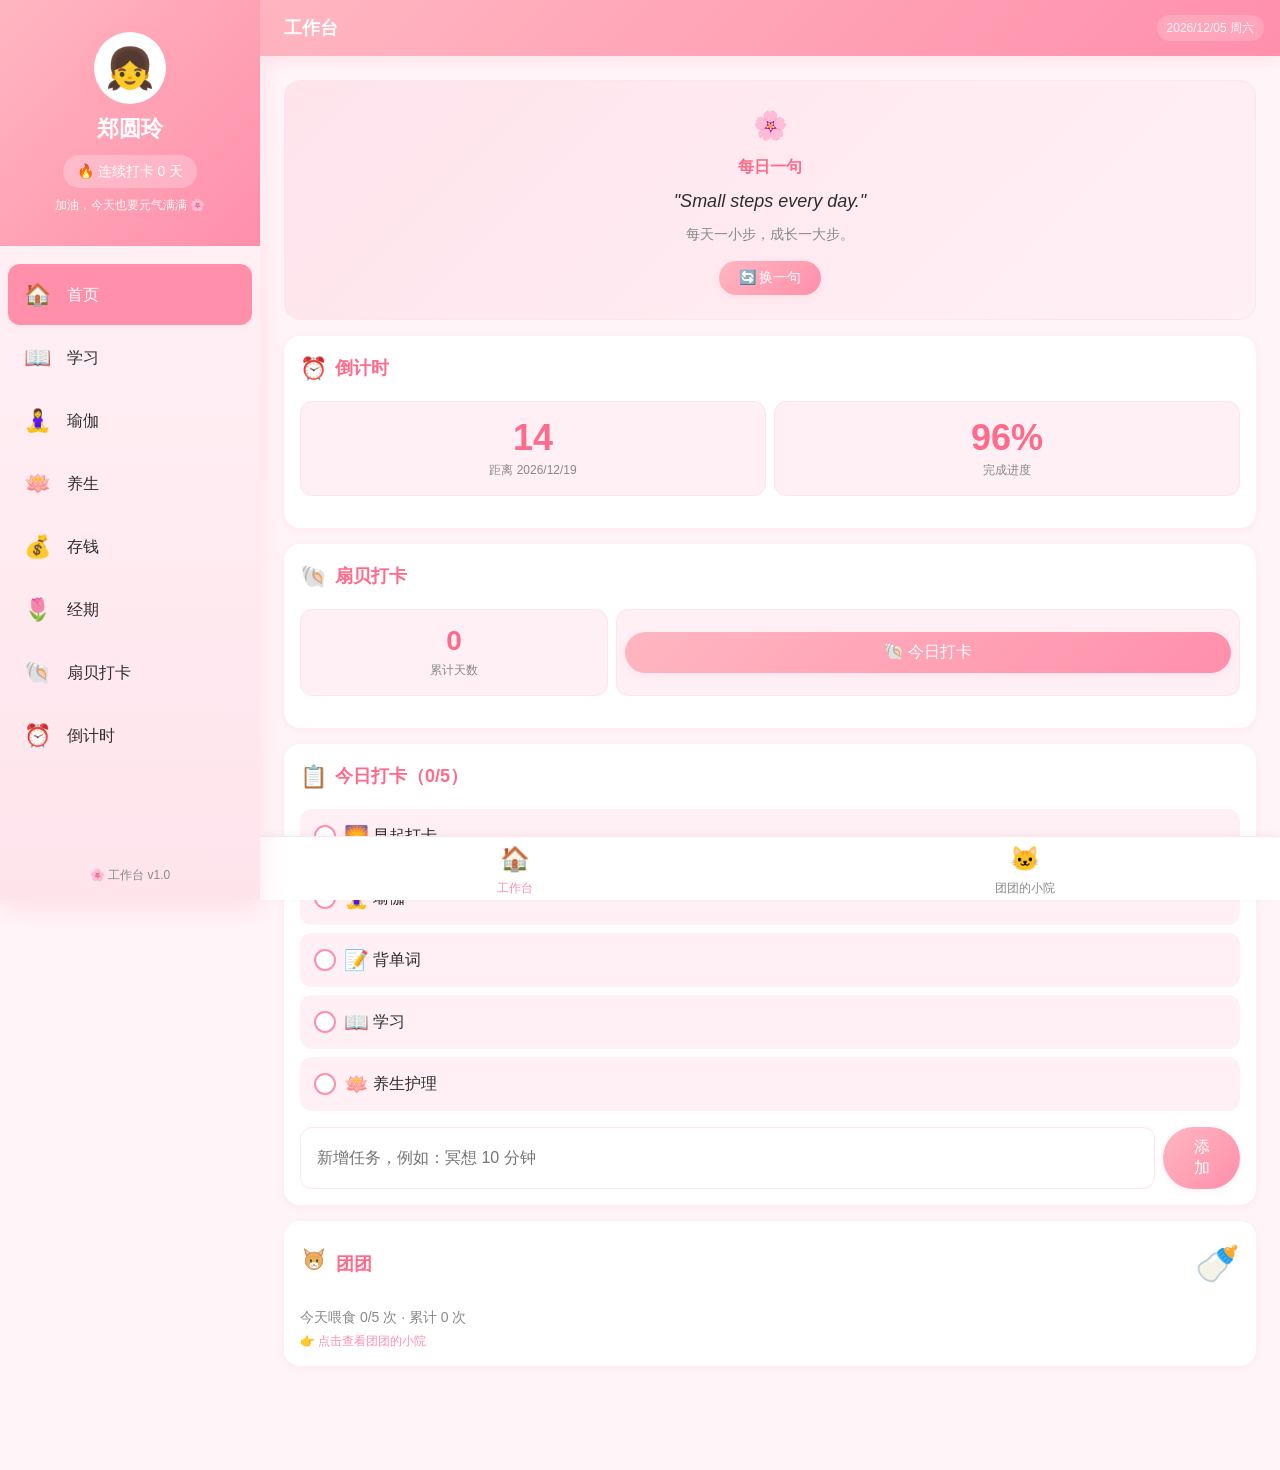
<file: index.html>
<!DOCTYPE html>
<html lang="zh-CN">
<head>
  <meta charset="UTF-8">
  <meta name="viewport" content="width=device-width, initial-scale=1.0, maximum-scale=1.0, user-scalable=no">
  <meta name="theme-color" content="#FF8FAB">
  <title>郑圆玲的工作台</title>
  <style>
/* ============================================
   郑圆玲的工作台 - 样式表
   主题：粉色系
   ============================================ */

:root {
  /* 主色调 - 粉色系 */
  --color-primary: #FF8FAB;
  --color-primary-light: #FFB6C1;
  --color-primary-dark: #FF6B8A;
  --color-primary-bg: #FFF0F5;
  --color-primary-bg-hover: #FFE4EC;
  --color-primary-gradient: linear-gradient(135deg, #FFB6C1, #FF8FAB);

  /* 中性色 */
  --color-text: #2D2D2D;
  --color-text-secondary: #888888;
  --color-text-light: #BBBBBB;
  --color-border: #FFE4EC;
  --color-white: #FFFFFF;
  --color-bg: #FFF5F8;

  /* 功能色 */
  --color-success: #66BB6A;
  --color-danger: #FF5252;
  --color-warning: #FF9800;
  --color-info: #42A5F5;

  /* 圆角 */
  --radius-sm: 8px;
  --radius-md: 12px;
  --radius-lg: 16px;
  --radius-xl: 20px;
  --radius-xxl: 28px;
  --radius-full: 9999px;

  /* 间距 */
  --spacing-xs: 4px;
  --spacing-sm: 8px;
  --spacing-md: 16px;
  --spacing-lg: 24px;
  --spacing-xl: 32px;

  /* 阴影 */
  --shadow-sm: 0 2px 8px rgba(255, 143, 171, 0.12);
  --shadow-md: 0 4px 16px rgba(255, 143, 171, 0.18);
  --shadow-lg: 0 8px 24px rgba(255, 143, 171, 0.22);

  /* 字号 */
  --font-xs: 12px;
  --font-sm: 14px;
  --font-md: 16px;
  --font-lg: 18px;
  --font-xl: 22px;
  --font-2xl: 28px;
  --font-3xl: 36px;
  --font-4xl: 56px;

  /* 尺寸 */
  --sidebar-width: 260px;
  --topbar-height: 56px;
  --bottom-tab-height: 64px;
}

/* ============================================
   Reset & 基础
   ============================================ */
* {
  margin: 0;
  padding: 0;
  box-sizing: border-box;
  -webkit-tap-highlight-color: transparent;
}

html {
  font-size: 16px;
}

body {
  font-family: -apple-system, BlinkMacSystemFont, 'Segoe UI', 'PingFang SC',
               'Hiragino Sans GB', 'Microsoft YaHei', sans-serif;
  background: var(--color-bg);
  color: var(--color-text);
  overflow-x: hidden;
  min-height: 100vh;
  line-height: 1.5;
}

button {
  font-family: inherit;
  cursor: pointer;
  border: none;
  background: none;
}

a {
  color: inherit;
  text-decoration: none;
}

input, select, textarea {
  font-family: inherit;
  font-size: inherit;
}

/* ============================================
   主布局
   ============================================ */
.app {
  max-width: 480px;
  margin: 0 auto;
  min-height: 100vh;
  position: relative;
  background: var(--color-bg);
  padding-top: var(--topbar-height);
  padding-bottom: var(--bottom-tab-height);
}

/* ============================================
   顶部栏
   ============================================ */
.topbar {
  position: fixed;
  top: 0;
  left: 0;
  right: 0;
  max-width: 480px;
  margin: 0 auto;
  height: var(--topbar-height);
  background: var(--color-primary-gradient);
  color: white;
  display: flex;
  align-items: center;
  padding: 0 var(--spacing-md);
  z-index: 50;
  box-shadow: var(--shadow-md);
}

.menu-btn {
  font-size: 24px;
  color: white;
  width: 40px;
  height: 40px;
  display: flex;
  align-items: center;
  justify-content: center;
  border-radius: var(--radius-full);
  transition: background 0.2s;
}

.menu-btn:active {
  background: rgba(255, 255, 255, 0.2);
}

.page-title {
  flex: 1;
  font-size: var(--font-lg);
  font-weight: 600;
  margin-left: var(--spacing-sm);
}

.topbar-date {
  font-size: var(--font-xs);
  opacity: 0.9;
  background: rgba(255, 255, 255, 0.2);
  padding: 4px 10px;
  border-radius: var(--radius-full);
}

/* ============================================
   侧边栏
   ============================================ */
.sidebar {
  position: fixed;
  left: 0;
  top: 0;
  bottom: 0;
  width: var(--sidebar-width);
  background: linear-gradient(180deg, #FFF5F8 0%, #FFE4EC 100%);
  z-index: 100;
  transform: translateX(-100%);
  transition: transform 0.3s ease;
  display: flex;
  flex-direction: column;
  box-shadow: var(--shadow-lg);
}

.sidebar.open {
  transform: translateX(0);
}

.sidebar-header {
  padding: var(--spacing-xl) var(--spacing-md);
  text-align: center;
  background: var(--color-primary-gradient);
  color: white;
}

.avatar {
  width: 72px;
  height: 72px;
  margin: 0 auto var(--spacing-sm);
  background: white;
  border-radius: var(--radius-full);
  display: flex;
  align-items: center;
  justify-content: center;
  font-size: 40px;
  box-shadow: var(--shadow-md);
}

.username {
  font-size: var(--font-xl);
  font-weight: 600;
  margin-bottom: var(--spacing-xs);
}

.sidebar-tagline {
  font-size: var(--font-xs);
  opacity: 0.95;
}

.sidebar-streak {
  font-size: var(--font-sm);
  font-weight: 500;
  background: rgba(255, 255, 255, 0.25);
  border-radius: var(--radius-full);
  padding: 6px 14px;
  margin: 6px auto var(--spacing-sm);
  display: inline-block;
}

.sidebar-nav {
  flex: 1;
  overflow-y: auto;
  padding: var(--spacing-md) 0;
}

.nav-item {
  display: flex;
  align-items: center;
  padding: 14px var(--spacing-md);
  margin: 2px var(--spacing-sm);
  border-radius: var(--radius-md);
  color: var(--color-text);
  font-size: var(--font-md);
  transition: all 0.2s;
}

.nav-item:hover,
.nav-item.active {
  background: var(--color-primary);
  color: white;
  box-shadow: var(--shadow-sm);
}

.nav-icon {
  font-size: 22px;
  margin-right: var(--spacing-md);
}

.sidebar-footer {
  padding: var(--spacing-md);
  text-align: center;
  font-size: var(--font-xs);
  color: var(--color-text-secondary);
  border-top: 1px solid var(--color-border);
}

/* 遮罩层 */
.overlay {
  position: fixed;
  inset: 0;
  background: rgba(0, 0, 0, 0.4);
  z-index: 90;
  opacity: 0;
  visibility: hidden;
  transition: opacity 0.3s;
}

.overlay.show {
  opacity: 1;
  visibility: visible;
}

/* ============================================
   视图容器
   ============================================ */
.view-container {
  padding: var(--spacing-md);
  animation: fadeIn 0.3s ease;
}

@keyframes fadeIn {
  from { opacity: 0; transform: translateY(8px); }
  to { opacity: 1; transform: translateY(0); }
}

/* ============================================
   卡片
   ============================================ */
.card {
  background: var(--color-white);
  border-radius: var(--radius-lg);
  padding: var(--spacing-md);
  box-shadow: var(--shadow-sm);
  margin-bottom: var(--spacing-md);
}

.card-title {
  display: flex;
  align-items: center;
  gap: var(--spacing-sm);
  font-size: var(--font-lg);
  font-weight: 600;
  color: var(--color-primary-dark);
  margin-bottom: var(--spacing-md);
}

.card-title-icon {
  font-size: 22px;
}

/* ============================================
   底部 Tab
   ============================================ */
.bottom-tab {
  position: fixed;
  bottom: 0;
  left: 0;
  right: 0;
  max-width: 480px;
  margin: 0 auto;
  height: var(--bottom-tab-height);
  background: var(--color-white);
  display: flex;
  border-top: 1px solid var(--color-border);
  box-shadow: 0 -2px 8px rgba(0, 0, 0, 0.04);
  z-index: 50;
}

.tab-item {
  flex: 1;
  display: flex;
  flex-direction: column;
  align-items: center;
  justify-content: center;
  color: var(--color-text-secondary);
  transition: color 0.2s;
}

.tab-item.active {
  color: var(--color-primary);
}

.tab-icon {
  font-size: 24px;
  margin-bottom: 2px;
}

.tab-label {
  font-size: var(--font-xs);
}

/* ============================================
   统计三列卡片
   ============================================ */
.stat-row {
  display: grid;
  grid-template-columns: repeat(3, 1fr);
  gap: var(--spacing-sm);
  margin-bottom: var(--spacing-md);
}

.stat-row-2 {
  grid-template-columns: repeat(2, 1fr);
}

.stat-card {
  background: var(--color-primary-bg);
  border-radius: var(--radius-md);
  padding: var(--spacing-md) var(--spacing-sm);
  text-align: center;
  border: 1px solid var(--color-border);
}

.stat-value {
  font-size: var(--font-2xl);
  font-weight: 700;
  color: var(--color-primary-dark);
  line-height: 1.1;
}

.stat-value-large {
  font-size: var(--font-3xl);
}

.stat-label {
  font-size: var(--font-xs);
  color: var(--color-text-secondary);
  margin-top: var(--spacing-xs);
}

.stat-icon {
  font-size: 28px;
  margin-bottom: var(--spacing-xs);
}

/* ============================================
   按钮
   ============================================ */
.btn {
  display: inline-flex;
  align-items: center;
  justify-content: center;
  padding: 10px 24px;
  border-radius: var(--radius-full);
  font-size: var(--font-md);
  font-weight: 500;
  transition: all 0.2s;
  user-select: none;
}

.btn-primary {
  background: var(--color-primary-gradient);
  color: white;
  box-shadow: var(--shadow-sm);
}

.btn-primary:active {
  transform: scale(0.97);
  box-shadow: var(--shadow-md);
}

.btn-primary.disabled {
  background: var(--color-text-light);
  box-shadow: none;
  cursor: pointer;
}

.btn-outline {
  background: transparent;
  border: 1.5px solid var(--color-primary);
  color: var(--color-primary);
}

.btn-danger {
  background: var(--color-danger);
  color: white;
}

.btn-block {
  width: 100%;
}

.btn-sm {
  padding: 6px 16px;
  font-size: var(--font-sm);
}

/* ============================================
   输入框
   ============================================ */
.input {
  width: 100%;
  padding: 12px 16px;
  border: 1.5px solid var(--color-border);
  border-radius: var(--radius-md);
  background: var(--color-white);
  color: var(--color-text);
  font-size: var(--font-md);
  transition: border-color 0.2s;
}

.input:focus {
  outline: none;
  border-color: var(--color-primary);
}

.input-group {
  display: flex;
  gap: var(--spacing-sm);
  align-items: center;
}

/* ============================================
   任务勾选
   ============================================ */
.task-list {
  display: flex;
  flex-direction: column;
  gap: var(--spacing-sm);
}

.task-item {
  display: flex;
  align-items: center;
  padding: 12px 14px;
  background: var(--color-primary-bg);
  border-radius: var(--radius-md);
  transition: all 0.2s;
}

.task-item.checked {
  background: linear-gradient(135deg, #E8F5E9, #C8E6C9);
}

.task-checkbox {
  width: 22px;
  height: 22px;
  border: 2px solid var(--color-primary);
  border-radius: var(--radius-full);
  margin-right: var(--spacing-sm);
  display: flex;
  align-items: center;
  justify-content: center;
  background: white;
  flex-shrink: 0;
  cursor: pointer;
  transition: all 0.2s;
}

.task-checkbox.checked {
  background: var(--color-success);
  border-color: var(--color-success);
  color: white;
  animation: pop 0.3s ease;
}

@keyframes pop {
  0% { transform: scale(1); }
  50% { transform: scale(1.25); }
  100% { transform: scale(1); }
}

.task-name {
  flex: 1;
  font-size: var(--font-md);
}

.task-item.checked .task-name {
  text-decoration: line-through;
  color: var(--color-text-secondary);
}

.task-emoji {
  font-size: 20px;
  margin-right: var(--spacing-xs);
}

.task-delete {
  color: var(--color-text-light);
  font-size: 18px;
  padding: 4px 8px;
  cursor: pointer;
  transition: color 0.2s;
}

.task-delete:hover {
  color: var(--color-danger);
}

.task-add {
  display: flex;
  gap: var(--spacing-sm);
  margin-top: var(--spacing-md);
}

/* ============================================
   每日一句
   ============================================ */
.quote-card {
  background: linear-gradient(135deg, #FFE4EC, #FFF0F5);
  border-radius: var(--radius-lg);
  padding: var(--spacing-lg);
  text-align: center;
  margin-bottom: var(--spacing-md);
  border: 1px solid var(--color-border);
  position: relative;
  overflow: hidden;
}

.quote-icon {
  font-size: 28px;
  margin-bottom: var(--spacing-sm);
}

.quote-title {
  font-size: var(--font-md);
  color: var(--color-primary-dark);
  font-weight: 600;
  margin-bottom: var(--spacing-sm);
}

.quote-text {
  font-size: var(--font-lg);
  color: var(--color-text);
  font-style: italic;
  margin-bottom: var(--spacing-sm);
  line-height: 1.6;
}

.quote-translate {
  font-size: var(--font-sm);
  color: var(--color-text-secondary);
  margin-bottom: var(--spacing-md);
}

.quote-btn {
  background: var(--color-primary-gradient);
  color: white;
  padding: 8px 20px;
  border-radius: var(--radius-full);
  font-size: var(--font-sm);
  display: inline-flex;
  align-items: center;
  gap: 6px;
  box-shadow: var(--shadow-sm);
}

/* ============================================
   Tab 切换
   ============================================ */
.tabs {
  display: flex;
  gap: var(--spacing-sm);
  margin-bottom: var(--spacing-md);
  padding: 4px;
  background: var(--color-primary-bg);
  border-radius: var(--radius-full);
}

.tab-btn {
  flex: 1;
  padding: 8px 12px;
  border-radius: var(--radius-full);
  font-size: var(--font-sm);
  color: var(--color-text-secondary);
  text-align: center;
  transition: all 0.2s;
}

.tab-btn.active {
  background: var(--color-primary-gradient);
  color: white;
  box-shadow: var(--shadow-sm);
}

/* ============================================
   分类图标网格（记账页）
   ============================================ */
.category-grid {
  display: grid;
  grid-template-columns: repeat(4, 1fr);
  gap: var(--spacing-sm);
  margin-bottom: var(--spacing-md);
}

.category-item {
  background: var(--color-primary-bg);
  border-radius: var(--radius-md);
  padding: var(--spacing-md) var(--spacing-sm);
  text-align: center;
  border: 2px solid transparent;
  transition: all 0.2s;
  cursor: pointer;
}

.category-item.active {
  background: var(--color-primary);
  color: white;
  border-color: var(--color-primary-dark);
  box-shadow: var(--shadow-sm);
}

.category-icon {
  font-size: 26px;
  margin-bottom: 2px;
}

.category-name {
  font-size: var(--font-xs);
}

/* ============================================
   计时器
   ============================================ */
.timer-circle {
  width: 200px;
  height: 200px;
  margin: var(--spacing-md) auto;
  border-radius: var(--radius-full);
  background: var(--color-primary-bg);
  display: flex;
  align-items: center;
  justify-content: center;
  font-size: var(--font-4xl);
  font-weight: 700;
  color: var(--color-primary-dark);
  border: 6px solid var(--color-white);
  box-shadow: var(--shadow-md), inset 0 0 0 2px var(--color-primary-light);
}

/* ============================================
   单词列表
   ============================================ */
.word-list {
  display: flex;
  flex-direction: column;
  gap: var(--spacing-sm);
}

.word-item {
  display: flex;
  align-items: center;
  padding: 12px 14px;
  background: var(--color-primary-bg);
  border-radius: var(--radius-md);
}

.word-text {
  font-size: var(--font-lg);
  font-weight: 600;
  color: var(--color-primary-dark);
  flex: 1;
}

.word-meta {
  font-size: var(--font-sm);
  color: var(--color-text-secondary);
  margin-left: var(--spacing-sm);
}

.word-star {
  font-size: 22px;
  cursor: pointer;
  transition: transform 0.2s;
}

.word-star.faved {
  color: var(--color-warning);
}

.word-star:active {
  transform: scale(1.3);
}

/* ============================================
   日历
   ============================================ */
.calendar {
  background: var(--color-white);
  border-radius: var(--radius-lg);
  padding: var(--spacing-md);
}

.calendar-header {
  display: flex;
  align-items: center;
  justify-content: space-between;
  margin-bottom: var(--spacing-md);
}

.calendar-title {
  font-size: var(--font-lg);
  font-weight: 600;
  color: var(--color-primary-dark);
}

.calendar-nav {
  font-size: 22px;
  color: var(--color-primary);
  cursor: pointer;
  padding: 4px 12px;
}

.calendar-weekdays {
  display: grid;
  grid-template-columns: repeat(7, 1fr);
  gap: 4px;
  margin-bottom: var(--spacing-sm);
}

.calendar-weekday {
  text-align: center;
  font-size: var(--font-xs);
  color: var(--color-text-secondary);
  font-weight: 600;
  padding: 6px 0;
}

.calendar-days {
  display: grid;
  grid-template-columns: repeat(7, 1fr);
  gap: 4px;
}

.calendar-day {
  aspect-ratio: 1;
  display: flex;
  align-items: center;
  justify-content: center;
  font-size: var(--font-sm);
  border-radius: var(--radius-md);
  position: relative;
  cursor: pointer;
  transition: all 0.2s;
}

.calendar-day.empty {
  visibility: hidden;
}

.calendar-day.today {
  border: 2px solid var(--color-primary);
}

.calendar-day.recorded {
  background: var(--color-primary);
  color: white;
}

.calendar-day.predicted {
  background: white;
  color: var(--color-primary);
  border: 2px dashed var(--color-primary);
}

.calendar-legend {
  display: flex;
  justify-content: center;
  gap: var(--spacing-md);
  margin-top: var(--spacing-md);
  font-size: var(--font-xs);
  color: var(--color-text-secondary);
}

.legend-item {
  display: flex;
  align-items: center;
  gap: 4px;
}

.legend-dot {
  width: 10px;
  height: 10px;
  border-radius: var(--radius-full);
  background: var(--color-primary);
}

/* ============================================
   团团的小院（按图3完全重做）
   ============================================ */
.garden-card {
  background: var(--color-white);
  border-radius: var(--radius-xl);
  padding: var(--spacing-lg) var(--spacing-md);
  text-align: center;
  box-shadow: var(--shadow-sm);
}

.garden-title {
  font-size: var(--font-xl);
  font-weight: 700;
  color: var(--color-text);
  margin-bottom: var(--spacing-xs);
}

.garden-subtitle {
  font-size: var(--font-sm);
  color: var(--color-text-secondary);
  margin-bottom: var(--spacing-md);
}

.cat-circle-wrap {
  width: 200px;
  height: 200px;
  margin: 0 auto var(--spacing-md);
  border-radius: var(--radius-full);
  background: #FFE4EC;
  display: flex;
  align-items: center;
  justify-content: center;
  box-shadow: 0 4px 12px rgba(255, 143, 171, 0.15);
}

.cat-circle-wrap svg {
  display: block;
  animation: catBounce 2.5s ease-in-out infinite;
}

@keyframes catBounce {
  0%, 100% { transform: translateY(0); }
  50% { transform: translateY(-6px); }
}

.garden-progress {
  text-align: left;
  margin-bottom: var(--spacing-md);
}

.garden-progress-row {
  display: flex;
  justify-content: space-between;
  align-items: center;
  margin-bottom: 6px;
}

.garden-progress-label {
  font-size: var(--font-md);
  color: var(--color-text);
  font-weight: 500;
}

.garden-progress-value {
  font-size: var(--font-md);
  color: var(--color-text);
  font-weight: 600;
}

.garden-bar {
  height: 14px;
  background: var(--color-primary-bg);
  border-radius: var(--radius-full);
  overflow: hidden;
}

.garden-bar-fill {
  height: 100%;
  border-radius: var(--radius-full);
  transition: width 0.5s ease;
}

.garden-bar-pink {
  background: linear-gradient(90deg, #FFB6C1, #FF6B8A);
}

.garden-bar-yellow {
  background: linear-gradient(90deg, #FFD580, #FFA500);
}

.fish-card {
  background: var(--color-primary-bg);
  border-radius: var(--radius-lg);
  padding: var(--spacing-md);
  display: flex;
  align-items: center;
  justify-content: space-between;
  margin-bottom: var(--spacing-md);
}

.fish-card-label {
  font-size: var(--font-md);
  color: var(--color-text);
  font-weight: 500;
}

.fish-card-value {
  display: flex;
  align-items: center;
  gap: var(--spacing-sm);
}

.fish-count {
  font-size: var(--font-2xl);
  font-weight: 800;
  color: var(--color-primary-dark);
  line-height: 1;
}

.fish-emoji {
  font-size: 32px;
}

.total-feed {
  font-size: var(--font-sm);
  color: var(--color-text-secondary);
  margin-bottom: var(--spacing-lg);
}

.feed-btn {
  background: var(--color-primary-gradient);
  color: white;
  padding: 16px 40px;
  border-radius: var(--radius-full);
  font-size: var(--font-lg);
  font-weight: 600;
  box-shadow: var(--shadow-md);
  display: inline-flex;
  align-items: center;
  gap: 8px;
  transition: transform 0.15s, box-shadow 0.15s;
  cursor: pointer;
  width: 80%;
  max-width: 280px;
  justify-content: center;
}

.feed-btn:active {
  transform: scale(0.97);
  box-shadow: var(--shadow-sm);
}
}

/* 阶段养成徽章 */
.stage-badge {
  display: inline-flex;
  align-items: center;
  gap: 6px;
  background: var(--color-primary-gradient);
  color: #fff;
  padding: 6px 16px;
  border-radius: var(--radius-full);
  font-size: var(--font-sm);
  font-weight: 600;
  margin: var(--spacing-sm) 0;
  box-shadow: 0 2px 8px rgba(255, 143, 171, 0.3);
}
.stage-badge-emoji { font-size: 18px; }
.stage-badge-name { font-size: var(--font-sm); }
.stage-badge-level {
  font-size: var(--font-xs);
  background: rgba(255,255,255,0.3);
  padding: 2px 8px;
  border-radius: var(--radius-full);
}

/* 阶段信息卡片 */
.stage-info-card {
  background: rgba(255, 248, 245, 0.8);
  border: 1px solid rgba(255, 143, 171, 0.2);
  border-radius: var(--radius-md);
  padding: var(--spacing-sm) var(--spacing-md);
  margin: var(--spacing-sm) 0;
}
.stage-desc {
  font-size: var(--font-sm);
  color: var(--color-text);
  text-align: center;
  margin-bottom: var(--spacing-xs);
}
.stage-next-hint {
  font-size: var(--font-xs);
  color: var(--color-text-secondary);
  text-align: center;
  margin-bottom: var(--spacing-xs);
}
.stage-next-hint strong {
  color: var(--color-primary-dark);
}

.stage-progress {
  margin-top: var(--spacing-md);
}

.stage-bar {
  height: 12px;
  background: var(--color-border);
  border-radius: var(--radius-full);
  overflow: hidden;
  margin: var(--spacing-xs) 0;
}

.stage-bar-fill {
  height: 100%;
  background: var(--color-primary-gradient);
  transition: width 0.5s ease;
  border-radius: var(--radius-full);
}

.stage-bar-label {
  display: flex;
  justify-content: space-between;
  font-size: var(--font-xs);
  color: var(--color-text-secondary);
}

.feed-animation {
  position: fixed;
  top: 50%;
  left: 50%;
  transform: translate(-50%, -50%);
  font-size: 60px;
  pointer-events: none;
  z-index: 200;
  animation: feedPop 1s ease forwards;
}

@keyframes feedPop {
  0% { opacity: 0; transform: translate(-50%, -50%) scale(0.5); }
  20% { opacity: 1; transform: translate(-50%, -50%) scale(1.3); }
  80% { opacity: 1; transform: translate(-50%, -70%) scale(1); }
  100% { opacity: 0; transform: translate(-50%, -100%) scale(0.8); }
}

/* 多个小鱼干飞舞动画 */
@keyframes feedFly {
  0% {
    opacity: 0;
    transform: translate(calc(-50% + var(--drift-x, 0px)), 50px) scale(0.4) rotate(-30deg);
  }
  25% {
    opacity: 1;
    transform: translate(calc(-50% + var(--drift-x, 0px)), -30px) scale(1.4) rotate(10deg);
  }
  60% {
    opacity: 1;
    transform: translate(calc(-50% + var(--drift-x, 0px)), -80px) scale(1) rotate(-15deg);
  }
  100% {
    opacity: 0;
    transform: translate(calc(-50% + var(--drift-x, 0px)), -160px) scale(0.7) rotate(20deg);
  }
}

/* ============================================
   记录列表
   ============================================ */
.record-list {
  display: flex;
  flex-direction: column;
  gap: var(--spacing-sm);
  max-height: 320px;
  overflow-y: auto;
}

.record-item {
  display: flex;
  align-items: center;
  padding: 10px 12px;
  background: var(--color-primary-bg);
  border-radius: var(--radius-md);
  font-size: var(--font-sm);
}

.record-icon {
  font-size: 22px;
  margin-right: var(--spacing-sm);
}

.record-info {
  flex: 1;
}

.record-name {
  font-weight: 500;
}

.record-meta {
  font-size: var(--font-xs);
  color: var(--color-text-secondary);
}

.record-amount {
  font-size: var(--font-md);
  font-weight: 700;
}

.record-amount.expense {
  color: var(--color-danger);
}

.record-amount.income {
  color: var(--color-success);
}

.empty-state {
  text-align: center;
  padding: var(--spacing-xl);
  color: var(--color-text-secondary);
}

.empty-state-icon {
  font-size: 48px;
  margin-bottom: var(--spacing-sm);
  opacity: 0.6;
}

/* ============================================
   倒计时
   ============================================ */
.countdown-hero {
  text-align: center;
  padding: var(--spacing-xl);
  background: linear-gradient(135deg, #FFE4EC, #FFB6C1);
  border-radius: var(--radius-xl);
  color: white;
  margin-bottom: var(--spacing-md);
  box-shadow: var(--shadow-md);
}

.countdown-days {
  font-size: 96px;
  font-weight: 800;
  line-height: 1;
  margin: var(--spacing-sm) 0;
  text-shadow: 2px 4px 8px rgba(0, 0, 0, 0.1);
}

.countdown-days-label {
  font-size: var(--font-md);
  opacity: 0.95;
}

.countdown-target {
  margin-top: var(--spacing-md);
  font-size: var(--font-sm);
  opacity: 0.9;
  background: rgba(255, 255, 255, 0.25);
  padding: 8px 16px;
  border-radius: var(--radius-full);
  display: inline-block;
}

.progress-wrap {
  background: var(--color-white);
  border-radius: var(--radius-lg);
  padding: var(--spacing-md);
  box-shadow: var(--shadow-sm);
}

.progress-bar {
  height: 16px;
  background: var(--color-primary-bg);
  border-radius: var(--radius-full);
  overflow: hidden;
  margin: var(--spacing-md) 0;
}

.progress-bar-fill {
  height: 100%;
  background: var(--color-primary-gradient);
  border-radius: var(--radius-full);
  transition: width 0.5s ease;
}

/* ============================================
   扇贝打卡
   ============================================ */
.shellbean-hero {
  text-align: center;
  padding: var(--spacing-xl);
  background: var(--color-primary-gradient);
  border-radius: var(--radius-xl);
  color: white;
  margin-bottom: var(--spacing-md);
  box-shadow: var(--shadow-md);
}

.shellbean-emoji {
  font-size: 80px;
  margin-bottom: var(--spacing-sm);
}

.shellbean-days {
  font-size: var(--font-4xl);
  font-weight: 800;
  line-height: 1;
  margin: var(--spacing-sm) 0;
}

.shellbean-label {
  font-size: var(--font-md);
  opacity: 0.95;
}

.streak-bar {
  display: flex;
  justify-content: space-between;
  gap: var(--spacing-xs);
  margin-top: var(--spacing-md);
}

.streak-day {
  flex: 1;
  text-align: center;
  padding: var(--spacing-sm) 0;
  background: var(--color-primary-bg);
  border-radius: var(--radius-md);
  font-size: var(--font-xs);
  color: var(--color-text-secondary);
}

.streak-day.checked {
  background: var(--color-primary);
  color: white;
}

.streak-day.today {
  border: 2px solid var(--color-primary-dark);
  font-weight: 600;
}

/* ============================================
   响应式 - 桌面端
   ============================================ */
@media (min-width: 768px) {
  body {
    background: var(--color-bg);
  }

  .sidebar {
    transform: translateX(0);
  }

  .app {
    margin-left: var(--sidebar-width);
    max-width: calc(100vw - var(--sidebar-width));
  }

  .topbar {
    left: var(--sidebar-width);
    max-width: none;
  }

  .bottom-tab {
    left: var(--sidebar-width);
    max-width: none;
  }

  .menu-btn {
    display: none;
  }

  .overlay {
    display: none !important;
  }

  .view-container {
    padding: var(--spacing-lg);
  }
}

@media (max-width: 360px) {
  .stat-value {
    font-size: var(--font-xl);
  }
  .countdown-days {
    font-size: 72px;
  }
  .shellbean-days {
    font-size: var(--font-3xl);
  }
}

/* 滚动条 */
::-webkit-scrollbar {
  width: 6px;
  height: 6px;
}
::-webkit-scrollbar-track {
  background: transparent;
}
::-webkit-scrollbar-thumb {
  background: var(--color-primary-light);
  border-radius: var(--radius-full);
}
::-webkit-scrollbar-thumb:hover {
  background: var(--color-primary);
}

/* 工具类 */
.text-center { text-align: center; }
.mb-0 { margin-bottom: 0; }
.mt-md { margin-top: var(--spacing-md); }
.mb-md { margin-bottom: var(--spacing-md); }
.flex { display: flex; }
.flex-1 { flex: 1; }
.gap-sm { gap: var(--spacing-sm); }
.gap-md { gap: var(--spacing-md); }
</style>
  <link rel="manifest" href="./manifest.json">
  <link rel="apple-touch-icon" href="./icon-192.png">
  <meta name="apple-mobile-web-app-capable" content="yes">
  <meta name="apple-mobile-web-app-status-bar-style" content="default">
  <meta name="apple-mobile-web-app-title" content="郑圆玲的工作台">
</head>
<body>
  <!-- 侧边栏（移动端抽屉式 / 桌面端常驻） -->
  <aside id="sidebar" class="sidebar">
    <div class="sidebar-header">
      <div class="avatar">👧</div>
      <div class="username">郑圆玲</div>
      <div class="sidebar-streak">🔥 连续打卡 <span id="sidebarStreak">0</span> 天</div>
      <div class="sidebar-tagline">加油，今天也要元气满满 🌸</div>
    </div>
    <nav class="sidebar-nav">
      <a href="#/home" class="nav-item" data-route="home">
        <span class="nav-icon">🏠</span>
        <span class="nav-label">首页</span>
      </a>
      <a href="#/study" class="nav-item" data-route="study">
        <span class="nav-icon">📖</span>
        <span class="nav-label">学习</span>
      </a>
      <a href="#/yoga" class="nav-item" data-route="yoga">
        <span class="nav-icon">🧘‍♀️</span>
        <span class="nav-label">瑜伽</span>
      </a>
      <a href="#/health" class="nav-item" data-route="health">
        <span class="nav-icon">🪷</span>
        <span class="nav-label">养生</span>
      </a>
      <a href="#/money" class="nav-item" data-route="money">
        <span class="nav-icon">💰</span>
        <span class="nav-label">存钱</span>
      </a>
      <a href="#/period" class="nav-item" data-route="period">
        <span class="nav-icon">🌷</span>
        <span class="nav-label">经期</span>
      </a>
      <a href="#/shellbean" class="nav-item" data-route="shellbean">
        <span class="nav-icon">🐚</span>
        <span class="nav-label">扇贝打卡</span>
      </a>
      <a href="#/countdown" class="nav-item" data-route="countdown">
        <span class="nav-icon">⏰</span>
        <span class="nav-label">倒计时</span>
      </a>
    </nav>
    <div class="sidebar-footer">🌸 工作台 v1.0</div>
  </aside>

  <!-- 遮罩层（移动端点击关闭侧边栏） -->
  <div id="overlay" class="overlay"></div>

  <!-- 主内容区 -->
  <div id="app" class="app">
    <!-- 顶部栏 -->
    <header class="topbar">
      <button id="menuBtn" class="menu-btn" aria-label="菜单">☰</button>
      <h1 id="pageTitle" class="page-title">工作台</h1>
      <div class="topbar-date" id="topbarDate"></div>
    </header>

    <!-- 视图容器（所有视图通过 JS 动态渲染到此处） -->
    <main id="view" class="view-container"></main>

    <!-- 底部 Tab -->
    <nav class="bottom-tab">
      <a href="#/home" class="tab-item active" data-tab="home">
        <span class="tab-icon">🏠</span>
        <span class="tab-label">工作台</span>
      </a>
      <a href="#/garden" class="tab-item" data-tab="garden">
        <span class="tab-icon">🐱</span>
        <span class="tab-label">团团的小院</span>
      </a>
    </nav>
  </div>

  <script>
/* ============================================
   郑圆玲的工作台 - 业务逻辑
   ============================================ */

(function () {
  'use strict';

  /* ============================================
     1. CONFIG - 全局配置
     ============================================ */
  const CONFIG = {
    STORAGE_PREFIX: 'zhyl_',
    COUNTDOWN_TARGET: '2026-12-19', // 倒计时目标日（默认值，可被 localStorage 覆盖）
    COUNTDOWN_LABEL: '目标日',
    CAT_NAME: '团团',

    // 获取当前生效的倒计时目标日（用户可在页面自行修改，保存在 localStorage）
    getCountdownTarget() {
      const saved = Store && Store.get ? Store.get('countdown_target', null) : null;
      if (saved && /^\d{4}-\d{2}-\d{2}$/.test(saved)) return saved;
      return CONFIG.COUNTDOWN_TARGET;
    },
    // 获取进度条起始日（目标日所在年的 1 月 1 日）
    getCountdownStart() {
      const target = CONFIG.getCountdownTarget();
      return target.slice(0, 4) + '-01-01';
    },
    CAT_FEED_DAILY_LIMIT: 5, // 每日喂食上限

    // 小尺寸橘猫头像（用于卡片标题图标，28x28 视图）
    CAT_SVG: `<svg viewBox="0 0 64 64" xmlns="http://www.w3.org/2000/svg" class="cat-svg" width="28" height="28">
  <!-- 左耳 -->
  <path d="M 14 22 L 10 6 L 26 18 Z" fill="#F0AC5C" stroke="#B8763A" stroke-width="1.5"/>
  <path d="M 16 19 L 14 11 L 22 16 Z" fill="#FFB6B6"/>
  <!-- 右耳 -->
  <path d="M 50 22 L 54 6 L 38 18 Z" fill="#F0AC5C" stroke="#B8763A" stroke-width="1.5"/>
  <path d="M 48 19 L 50 11 L 42 16 Z" fill="#FFB6B6"/>
  <!-- 头 -->
  <circle cx="32" cy="34" r="20" fill="#F0AC5C" stroke="#B8763A" stroke-width="1.5"/>
  <!-- 白色脸 -->
  <ellipse cx="32" cy="44" rx="10" ry="7" fill="#FFFFFF"/>
  <!-- 条纹 -->
  <path d="M 18 26 Q 32 22 46 26" stroke="#D89048" stroke-width="1.5" fill="none" opacity="0.5"/>
  <!-- 眼睛 -->
  <ellipse cx="25" cy="34" rx="2.5" ry="4" fill="#4A8B3A"/>
  <ellipse cx="39" cy="34" rx="2.5" ry="4" fill="#4A8B3A"/>
  <ellipse cx="25" cy="33" rx="1" ry="2" fill="#000"/>
  <ellipse cx="39" cy="33" rx="1" ry="2" fill="#000"/>
  <!-- 鼻子 -->
  <path d="M 29 41 L 35 41 L 32 44 Z" fill="#FF9999"/>
  <!-- 嘴 -->
  <path d="M 32 44 Q 28 47 26 46" stroke="#5C3317" stroke-width="1" fill="none" stroke-linecap="round"/>
  <path d="M 32 44 Q 36 47 38 46" stroke="#5C3317" stroke-width="1" fill="none" stroke-linecap="round"/>
</svg>`,

    // 团团养成阶段（5 阶段，按累计喂食次数 totalFeed 升级）
    CAT_STAGES: [
      { stage: 0, min: 0,   max: 30,       emoji: '🍼', name: '幼猫',   desc: '团团刚出生，软软糯糯的小奶猫~' },
      { stage: 1, min: 31,  max: 90,       emoji: '🐱', name: '小猫',   desc: '团团开始活泼好动了！' },
      { stage: 2, min: 91,  max: 370,      emoji: '😼', name: '青年猫', desc: '团团精力旺盛，虎斑清晰~' },
      { stage: 3, min: 371, max: 730,      emoji: '😺', name: '中年猫', desc: '团团沉稳温柔，毛色饱满~' },
      { stage: 4, min: 731, max: Infinity, emoji: '😻', name: '成年猫', desc: '团团圆润华丽，气场全开！' }
    ],

    // 6 阶段猫咪 SVG（每阶段一个独立 SVG，体型/毛色/表情随成长变化）
    CAT_STAGE_SVGS: [
      // ===== 阶段0：幼猫（奶橘色、大头小身、眯眼〰、短耳无虎斑） =====
      `<svg viewBox="0 0 200 200" width="160" height="160" xmlns="http://www.w3.org/2000/svg">
        <ellipse cx="100" cy="150" rx="36" ry="34" fill="#FFD9B0" stroke="#C98860" stroke-width="2"/>
        <ellipse cx="100" cy="158" rx="18" ry="24" fill="#FFF8EE" stroke="#E8D0B8" stroke-width="0.8"/>
        <ellipse cx="86" cy="182" rx="10" ry="6" fill="#FFF8EE" stroke="#C98860" stroke-width="1.5"/>
        <ellipse cx="114" cy="182" rx="10" ry="6" fill="#FFF8EE" stroke="#C98860" stroke-width="1.5"/>
        <circle cx="100" cy="85" r="48" fill="#FFD9B0" stroke="#C98860" stroke-width="2"/>
        <path d="M 64 60 L 58 36 L 84 52 Z" fill="#FFD9B0" stroke="#C98860" stroke-width="2" stroke-linejoin="round"/>
        <path d="M 68 56 L 64 42 L 80 50 Z" fill="#FFC4D4" opacity="0.8"/>
        <path d="M 136 60 L 142 36 L 116 52 Z" fill="#FFD9B0" stroke="#C98860" stroke-width="2" stroke-linejoin="round"/>
        <path d="M 132 56 L 136 42 L 120 50 Z" fill="#FFC4D4" opacity="0.8"/>
        <path d="M 78 88 Q 85 84 92 88" stroke="#8B5A2B" stroke-width="2.5" fill="none" stroke-linecap="round"/>
        <path d="M 108 88 Q 115 84 122 88" stroke="#8B5A2B" stroke-width="2.5" fill="none" stroke-linecap="round"/>
        <ellipse cx="66" cy="100" rx="7" ry="4" fill="#FFC4D4" opacity="0.5"/>
        <ellipse cx="134" cy="100" rx="7" ry="4" fill="#FFC4D4" opacity="0.5"/>
        <path d="M 94 98 L 106 98 L 100 104 Z" fill="#FF9AA8"/>
        <path d="M 100 104 Q 95 108 91 106" stroke="#8B5A2B" stroke-width="1.5" fill="none" stroke-linecap="round"/>
        <path d="M 100 104 Q 105 108 109 106" stroke="#8B5A2B" stroke-width="1.5" fill="none" stroke-linecap="round"/>
      </svg>`,

      // ===== 阶段1：小猫（浅橘、大圆眼好奇、短尾、少量条纹） =====
      `<svg viewBox="0 0 200 200" width="170" height="170" xmlns="http://www.w3.org/2000/svg">
        <path d="M 140 140 Q 162 135 160 110 Q 159 100 152 104 Q 152 122 138 134 Z" fill="#F5C088" stroke="#B07840" stroke-width="2"/>
        <ellipse cx="100" cy="150" rx="46" ry="42" fill="#F5C088" stroke="#B07840" stroke-width="2"/>
        <ellipse cx="100" cy="158" rx="24" ry="32" fill="#FFF8EE" stroke="#E8D0B8" stroke-width="0.8"/>
        <path d="M 62 138 Q 66 158 62 178" stroke="#D49850" stroke-width="2.5" fill="none" stroke-linecap="round" opacity="0.5"/>
        <path d="M 138 138 Q 134 158 138 178" stroke="#D49850" stroke-width="2.5" fill="none" stroke-linecap="round" opacity="0.5"/>
        <ellipse cx="80" cy="188" rx="12" ry="7" fill="#FFF8EE" stroke="#B07840" stroke-width="1.5"/>
        <ellipse cx="120" cy="188" rx="12" ry="7" fill="#FFF8EE" stroke="#B07840" stroke-width="1.5"/>
        <circle cx="100" cy="80" r="42" fill="#F5C088" stroke="#B07840" stroke-width="2"/>
        <path d="M 68 56 L 62 30 L 86 48 Z" fill="#F5C088" stroke="#B07840" stroke-width="2" stroke-linejoin="round"/>
        <path d="M 72 52 L 68 38 L 82 46 Z" fill="#FFC4D4" opacity="0.8"/>
        <path d="M 132 56 L 138 30 L 114 48 Z" fill="#F5C088" stroke="#B07840" stroke-width="2" stroke-linejoin="round"/>
        <path d="M 128 52 L 132 38 L 118 46 Z" fill="#FFC4D4" opacity="0.8"/>
        <path d="M 76 58 Q 82 46 88 60" stroke="#D49850" stroke-width="2.2" fill="none" stroke-linecap="round" opacity="0.5"/>
        <path d="M 112 60 Q 118 46 124 58" stroke="#D49850" stroke-width="2.2" fill="none" stroke-linecap="round" opacity="0.5"/>
        <ellipse cx="80" cy="80" rx="7" ry="9" fill="#2A2A2A"/>
        <ellipse cx="120" cy="80" rx="7" ry="9" fill="#2A2A2A"/>
        <circle cx="82" cy="77" r="2.5" fill="#FFF"/>
        <circle cx="122" cy="77" r="2.5" fill="#FFF"/>
        <ellipse cx="64" cy="94" rx="7" ry="4" fill="#FFC4D4" opacity="0.45"/>
        <ellipse cx="136" cy="94" rx="7" ry="4" fill="#FFC4D4" opacity="0.45"/>
        <path d="M 94 92 L 106 92 L 100 98 Z" fill="#FF9AA8"/>
        <path d="M 100 98 L 100 102" stroke="#8B5A2B" stroke-width="1.3" stroke-linecap="round"/>
        <path d="M 100 102 Q 95 106 91 104" stroke="#8B5A2B" stroke-width="1.5" fill="none" stroke-linecap="round"/>
        <path d="M 100 102 Q 105 106 109 104" stroke="#8B5A2B" stroke-width="1.5" fill="none" stroke-linecap="round"/>
      </svg>`,

      // ===== 阶段2：青年猫（修长、明亮绿眼、清晰虎斑、竖耳） =====
      `<svg viewBox="0 0 200 220" width="170" height="187" xmlns="http://www.w3.org/2000/svg">
        <path d="M 145 145 Q 178 140 175 105 Q 174 92 165 96 Q 167 118 147 138 Z" fill="#E89A4F" stroke="#8B5A2B" stroke-width="2"/>
        <ellipse cx="100" cy="160" rx="50" ry="48" fill="#E89A4F" stroke="#8B5A2B" stroke-width="2"/>
        <ellipse cx="100" cy="168" rx="26" ry="36" fill="#FFF8EE" stroke="#E8D0B8" stroke-width="0.8"/>
        <path d="M 56 145 Q 60 168 56 192" stroke="#B8702A" stroke-width="3" fill="none" stroke-linecap="round" opacity="0.6"/>
        <path d="M 144 145 Q 140 168 144 192" stroke="#B8702A" stroke-width="3" fill="none" stroke-linecap="round" opacity="0.6"/>
        <path d="M 70 138 Q 74 160 70 182" stroke="#B8702A" stroke-width="2.5" fill="none" stroke-linecap="round" opacity="0.45"/>
        <path d="M 130 138 Q 126 160 130 182" stroke="#B8702A" stroke-width="2.5" fill="none" stroke-linecap="round" opacity="0.45"/>
        <ellipse cx="78" cy="204" rx="13" ry="8" fill="#FFF8EE" stroke="#8B5A2B" stroke-width="1.5"/>
        <ellipse cx="122" cy="204" rx="13" ry="8" fill="#FFF8EE" stroke="#8B5A2B" stroke-width="1.5"/>
        <ellipse cx="100" cy="80" r="48" fill="#E89A4F" stroke="#8B5A2B" stroke-width="2"/>
        <path d="M 60 52 L 52 22 L 82 42 Z" fill="#E89A4F" stroke="#8B5A2B" stroke-width="2" stroke-linejoin="round"/>
        <path d="M 64 48 L 58 32 L 78 40 Z" fill="#FFC4D4" opacity="0.8"/>
        <path d="M 140 52 L 148 22 L 118 42 Z" fill="#E89A4F" stroke="#8B5A2B" stroke-width="2" stroke-linejoin="round"/>
        <path d="M 136 48 L 142 32 L 122 40 Z" fill="#FFC4D4" opacity="0.8"/>
        <path d="M 72 54 Q 78 38 84 56" stroke="#B8702A" stroke-width="2.5" fill="none" stroke-linecap="round" opacity="0.6"/>
        <path d="M 92 48 Q 100 34 108 48" stroke="#B8702A" stroke-width="2.5" fill="none" stroke-linecap="round" opacity="0.6"/>
        <path d="M 116 56 Q 122 38 128 54" stroke="#B8702A" stroke-width="2.5" fill="none" stroke-linecap="round" opacity="0.6"/>
        <ellipse cx="78" cy="80" rx="9" ry="11" fill="#FFF" stroke="#8B5A2B" stroke-width="1"/>
        <ellipse cx="122" cy="80" rx="9" ry="11" fill="#FFF" stroke="#8B5A2B" stroke-width="1"/>
        <ellipse cx="78" cy="81" rx="6" ry="9" fill="#5CB338"/>
        <ellipse cx="122" cy="81" rx="6" ry="9" fill="#5CB338"/>
        <ellipse cx="78" cy="82" rx="3" ry="7" fill="#1A1A1A"/>
        <ellipse cx="122" cy="82" rx="3" ry="7" fill="#1A1A1A"/>
        <circle cx="80" cy="77" r="2.5" fill="#FFF"/>
        <circle cx="124" cy="77" r="2.5" fill="#FFF"/>
        <ellipse cx="60" cy="96" rx="8" ry="4.5" fill="#FFC4D4" opacity="0.4"/>
        <ellipse cx="140" cy="96" rx="8" ry="4.5" fill="#FFC4D4" opacity="0.4"/>
        <path d="M 94 94 L 106 94 L 100 101 Z" fill="#FF9AA8"/>
        <path d="M 100 101 L 100 105" stroke="#5C3317" stroke-width="1.5" stroke-linecap="round"/>
        <path d="M 100 105 Q 94 110 88 105" stroke="#5C3317" stroke-width="1.8" fill="none" stroke-linecap="round"/>
        <path d="M 100 105 Q 106 110 112 105" stroke="#5C3317" stroke-width="1.8" fill="none" stroke-linecap="round"/>
        <line x1="70" y1="100" x2="44" y2="94" stroke="#5C3317" stroke-width="1" stroke-linecap="round" opacity="0.55"/>
        <line x1="70" y1="105" x2="42" y2="106" stroke="#5C3317" stroke-width="1" stroke-linecap="round" opacity="0.55"/>
        <line x1="130" y1="100" x2="156" y2="94" stroke="#5C3317" stroke-width="1" stroke-linecap="round" opacity="0.55"/>
        <line x1="130" y1="105" x2="158" y2="106" stroke="#5C3317" stroke-width="1" stroke-linecap="round" opacity="0.55"/>
      </svg>`,

      // ===== 阶段3：中年猫（匀称、温和黄绿眼、深橘饱满虎斑） =====
      `<svg viewBox="0 0 200 220" width="175" height="192" xmlns="http://www.w3.org/2000/svg">
        <path d="M 148 148 Q 180 143 177 108 Q 176 95 167 99 Q 169 120 149 140 Z" fill="#D8853A" stroke="#7A4A1E" stroke-width="2"/>
        <ellipse cx="100" cy="162" rx="54" ry="50" fill="#D8853A" stroke="#7A4A1E" stroke-width="2"/>
        <ellipse cx="100" cy="170" rx="28" ry="38" fill="#FFF8EE" stroke="#E8D0B8" stroke-width="0.8"/>
        <path d="M 52 146 Q 56 170 52 194" stroke="#A86028" stroke-width="3.2" fill="none" stroke-linecap="round" opacity="0.65"/>
        <path d="M 148 146 Q 144 170 148 194" stroke="#A86028" stroke-width="3.2" fill="none" stroke-linecap="round" opacity="0.65"/>
        <path d="M 68 140 Q 72 162 68 184" stroke="#A86028" stroke-width="2.8" fill="none" stroke-linecap="round" opacity="0.5"/>
        <path d="M 132 140 Q 128 162 132 184" stroke="#A86028" stroke-width="2.8" fill="none" stroke-linecap="round" opacity="0.5"/>
        <ellipse cx="76" cy="206" rx="14" ry="8" fill="#FFF8EE" stroke="#7A4A1E" stroke-width="1.5"/>
        <ellipse cx="124" cy="206" rx="14" ry="8" fill="#FFF8EE" stroke="#7A4A1E" stroke-width="1.5"/>
        <circle cx="100" cy="82" r="50" fill="#D8853A" stroke="#7A4A1E" stroke-width="2"/>
        <path d="M 58 54 L 50 24 L 82 44 Z" fill="#D8853A" stroke="#7A4A1E" stroke-width="2" stroke-linejoin="round"/>
        <path d="M 62 50 L 56 34 L 78 42 Z" fill="#FFC4D4" opacity="0.8"/>
        <path d="M 142 54 L 150 24 L 118 44 Z" fill="#D8853A" stroke="#7A4A1E" stroke-width="2" stroke-linejoin="round"/>
        <path d="M 138 50 L 144 34 L 122 42 Z" fill="#FFC4D4" opacity="0.8"/>
        <path d="M 70 56 Q 76 40 82 58" stroke="#A86028" stroke-width="2.8" fill="none" stroke-linecap="round" opacity="0.65"/>
        <path d="M 90 50 Q 100 36 110 50" stroke="#A86028" stroke-width="2.8" fill="none" stroke-linecap="round" opacity="0.65"/>
        <path d="M 118 58 Q 124 40 130 56" stroke="#A86028" stroke-width="2.8" fill="none" stroke-linecap="round" opacity="0.65"/>
        <ellipse cx="78" cy="82" rx="9" ry="11" fill="#FFF" stroke="#7A4A1E" stroke-width="1"/>
        <ellipse cx="122" cy="82" rx="9" ry="11" fill="#FFF" stroke="#7A4A1E" stroke-width="1"/>
        <ellipse cx="78" cy="83" rx="6" ry="9" fill="#9ACD32"/>
        <ellipse cx="122" cy="83" rx="6" ry="9" fill="#9ACD32"/>
        <ellipse cx="78" cy="84" rx="3.5" ry="7.5" fill="#1A1A1A"/>
        <ellipse cx="122" cy="84" rx="3.5" ry="7.5" fill="#1A1A1A"/>
        <circle cx="80" cy="79" r="2.8" fill="#FFF"/>
        <circle cx="124" cy="79" r="2.8" fill="#FFF"/>
        <ellipse cx="58" cy="98" rx="9" ry="5" fill="#FFC4D4" opacity="0.4"/>
        <ellipse cx="142" cy="98" rx="9" ry="5" fill="#FFC4D4" opacity="0.4"/>
        <path d="M 94 96 L 106 96 L 100 103 Z" fill="#FF9AA8"/>
        <path d="M 100 103 L 100 107" stroke="#5C3317" stroke-width="1.5" stroke-linecap="round"/>
        <path d="M 100 107 Q 93 112 87 107" stroke="#5C3317" stroke-width="1.8" fill="none" stroke-linecap="round"/>
        <path d="M 100 107 Q 107 112 113 107" stroke="#5C3317" stroke-width="1.8" fill="none" stroke-linecap="round"/>
        <line x1="68" y1="102" x2="40" y2="96" stroke="#5C3317" stroke-width="1.1" stroke-linecap="round" opacity="0.6"/>
        <line x1="68" y1="107" x2="38" y2="108" stroke="#5C3317" stroke-width="1.1" stroke-linecap="round" opacity="0.6"/>
        <line x1="132" y1="102" x2="160" y2="96" stroke="#5C3317" stroke-width="1.1" stroke-linecap="round" opacity="0.6"/>
        <line x1="132" y1="107" x2="162" y2="108" stroke="#5C3317" stroke-width="1.1" stroke-linecap="round" opacity="0.6"/>
      </svg>`,

      // ===== 阶段4：成年猫（圆润丰满、金色眼、华丽浓橘、自信微笑） =====
      `<svg viewBox="0 0 200 220" width="180" height="198" xmlns="http://www.w3.org/2000/svg">
        <path d="M 150 152 Q 183 147 180 110 Q 179 96 169 100 Q 171 122 150 144 Z" fill="#D17A2B" stroke="#6B3A12" stroke-width="2"/>
        <ellipse cx="100" cy="165" rx="58" ry="52" fill="#D17A2B" stroke="#6B3A12" stroke-width="2"/>
        <ellipse cx="100" cy="173" rx="30" ry="40" fill="#FFF8EE" stroke="#E8D0B8" stroke-width="0.8"/>
        <path d="M 50 148 Q 54 174 50 198" stroke="#9E5818" stroke-width="3.5" fill="none" stroke-linecap="round" opacity="0.7"/>
        <path d="M 150 148 Q 146 174 150 198" stroke="#9E5818" stroke-width="3.5" fill="none" stroke-linecap="round" opacity="0.7"/>
        <path d="M 66 142 Q 70 166 66 188" stroke="#9E5818" stroke-width="3" fill="none" stroke-linecap="round" opacity="0.55"/>
        <path d="M 134 142 Q 130 166 134 188" stroke="#9E5818" stroke-width="3" fill="none" stroke-linecap="round" opacity="0.55"/>
        <ellipse cx="74" cy="210" rx="15" ry="9" fill="#FFF8EE" stroke="#6B3A12" stroke-width="1.5"/>
        <ellipse cx="126" cy="210" rx="15" ry="9" fill="#FFF8EE" stroke="#6B3A12" stroke-width="1.5"/>
        <circle cx="74" cy="209" r="2.2" fill="#FFB6C1"/>
        <circle cx="80" cy="207" r="1.8" fill="#FFB6C1"/>
        <circle cx="85" cy="209" r="1.8" fill="#FFB6C1"/>
        <circle cx="120" cy="209" r="2.2" fill="#FFB6C1"/>
        <circle cx="126" cy="207" r="1.8" fill="#FFB6C1"/>
        <circle cx="131" cy="209" r="1.8" fill="#FFB6C1"/>
        <circle cx="100" cy="84" r="52" fill="#D17A2B" stroke="#6B3A12" stroke-width="2"/>
        <path d="M 56 56 L 48 24 L 80 46 Z" fill="#D17A2B" stroke="#6B3A12" stroke-width="2" stroke-linejoin="round"/>
        <path d="M 60 52 L 54 34 L 76 44 Z" fill="#FFC4D4" opacity="0.85"/>
        <path d="M 144 56 L 152 24 L 120 46 Z" fill="#D17A2B" stroke="#6B3A12" stroke-width="2" stroke-linejoin="round"/>
        <path d="M 140 52 L 146 34 L 124 44 Z" fill="#FFC4D4" opacity="0.85"/>
        <path d="M 68 58 Q 74 40 80 60" stroke="#9E5818" stroke-width="3" fill="none" stroke-linecap="round" opacity="0.7"/>
        <path d="M 88 52 Q 100 36 112 52" stroke="#9E5818" stroke-width="3" fill="none" stroke-linecap="round" opacity="0.7"/>
        <path d="M 120 60 Q 126 40 132 58" stroke="#9E5818" stroke-width="3" fill="none" stroke-linecap="round" opacity="0.7"/>
        <ellipse cx="78" cy="84" rx="10" ry="12" fill="#FFF" stroke="#6B3A12" stroke-width="1"/>
        <ellipse cx="122" cy="84" rx="10" ry="12" fill="#FFF" stroke="#6B3A12" stroke-width="1"/>
        <ellipse cx="78" cy="85" rx="7" ry="10" fill="#D4A017"/>
        <ellipse cx="122" cy="85" rx="7" ry="10" fill="#D4A017"/>
        <ellipse cx="78" cy="86" rx="3.5" ry="8" fill="#1A1A1A"/>
        <ellipse cx="122" cy="86" rx="3.5" ry="8" fill="#1A1A1A"/>
        <circle cx="80" cy="81" r="3" fill="#FFF"/>
        <circle cx="124" cy="81" r="3" fill="#FFF"/>
        <circle cx="76" cy="88" r="1.2" fill="#FFF" opacity="0.6"/>
        <circle cx="120" cy="88" r="1.2" fill="#FFF" opacity="0.6"/>
        <ellipse cx="56" cy="100" rx="9" ry="5" fill="#FFC4D4" opacity="0.45"/>
        <ellipse cx="144" cy="100" rx="9" ry="5" fill="#FFC4D4" opacity="0.45"/>
        <path d="M 94 98 L 106 98 L 100 105 Z" fill="#FF8FA8" stroke="#E07090" stroke-width="0.5"/>
        <path d="M 100 105 L 100 109" stroke="#5C3317" stroke-width="1.5" stroke-linecap="round"/>
        <path d="M 100 109 Q 93 115 87 109" stroke="#5C3317" stroke-width="2" fill="none" stroke-linecap="round"/>
        <path d="M 100 109 Q 107 115 113 109" stroke="#5C3317" stroke-width="2" fill="none" stroke-linecap="round"/>
        <line x1="68" y1="104" x2="38" y2="98" stroke="#5C3317" stroke-width="1.2" stroke-linecap="round" opacity="0.6"/>
        <line x1="68" y1="109" x2="36" y2="110" stroke="#5C3317" stroke-width="1.2" stroke-linecap="round" opacity="0.6"/>
        <line x1="68" y1="114" x2="38" y2="122" stroke="#5C3317" stroke-width="1.2" stroke-linecap="round" opacity="0.6"/>
        <line x1="132" y1="104" x2="162" y2="98" stroke="#5C3317" stroke-width="1.2" stroke-linecap="round" opacity="0.6"/>
        <line x1="132" y1="109" x2="164" y2="110" stroke="#5C3317" stroke-width="1.2" stroke-linecap="round" opacity="0.6"/>
        <line x1="132" y1="114" x2="162" y2="122" stroke="#5C3317" stroke-width="1.2" stroke-linecap="round" opacity="0.6"/>
      </svg>`
    ],

    // 默认今日任务
    DEFAULT_TASKS: [
      { name: '早起打卡', emoji: '🌄' },
      { name: '瑜伽',     emoji: '🧘‍♀️' },
      { name: '背单词',   emoji: '📝' },
      { name: '学习',     emoji: '📖' },
      { name: '养生护理', emoji: '🪷' }
    ],

    // 默认瑜伽动作
    // 默认瑜伽动作（养护瑜伽 · 改善脖子前倾 · 面墙蹲）
    DEFAULT_YOGA_POSES: [
      { name: '养护瑜伽',         emoji: '🧘‍♀️' },
      { name: '改善脖子前倾',     emoji: '🙆‍♀️' },
      { name: '面墙蹲',           emoji: '🧱' }
    ],

    // 默认养生任务
    DEFAULT_HEALTH_TASKS: [
      { name: '泡脚',     emoji: '🛁' },
      { name: '喝五红粉', emoji: '🫘' },
      { name: '喝五黑粉', emoji: '☕' }
    ],

    // 默认学习任务（考研科目）
    DEFAULT_STUDY_TASKS: [
      { name: '333 中国教育史',   emoji: '📚' },
      { name: '333 外国教育史',   emoji: '🌍' },
      { name: '333 教育心理学',   emoji: '🧠' },
      { name: '333 教育学',       emoji: '📖' },
      { name: '891 阅读与写作',   emoji: '✍️' },
      { name: '101 政治',         emoji: '🏛️' },
      { name: '204 英语二',       emoji: '🔤' }
    ],

    // 10 句励志语录
    QUOTES: [
      { en: 'Dream it. Wish it. Do it.', cn: '梦想它，期望它，实现它。' },
      { en: 'Every day is a fresh start.', cn: '每一天都是新的开始。' },
      { en: 'Believe you can and you will.', cn: '相信你能，你就能。' },
      { en: 'Small steps every day.', cn: '每天一小步，成长一大步。' },
      { en: 'Be gentle, be patient.', cn: '温柔半两，从容一生。' },
      { en: 'You are your only limit.', cn: '你唯一的极限就是你自己。' },
      { en: 'Bloom where you are planted.', cn: '在哪里扎根，就在哪里绽放。' },
      { en: 'Stay hungry, stay humble.', cn: '保持饥渴，保持谦卑。' },
      { en: 'Done is better than perfect.', cn: '完成比完美更重要。' },
      { en: 'Be the energy you want to attract.', cn: '成为你想吸引的那种能量。' }
    ],

    // 记账分类
    MONEY_EXPENSE_CATEGORIES: [
      { name: '餐饮', icon: '🍜' },
      { name: '交通', icon: '🚌' },
      { name: '购物', icon: '🛍️' },
      { name: '娱乐', icon: '🎮' },
      { name: '学习', icon: '📚' },
      { name: '医疗', icon: '💊' },
      { name: '居家', icon: '🏠' },
      { name: '其他', icon: '📦' }
    ],
    MONEY_INCOME_CATEGORIES: [
      { name: '工资', icon: '💼' },
      { name: '奖金', icon: '🏆' },
      { name: '红包', icon: '🧧' },
      { name: '退款', icon: '↩️' }
    ],

    // 单词列表
    STUDY_WORDS: [
      { word: 'particular',  pos: 'adj.',  pron: '/pəˈtɪkjələr/', meaning: '特别的' },
      { word: 'technique',   pos: 'n.',    pron: '/tekˈniːk/',     meaning: '技术' },
      { word: 'obtain',      pos: 'v.',    pron: '/əbˈteɪn/',      meaning: '获得' },
      { word: 'opinion',     pos: 'n.',    pron: '/əˈpɪnjən/',     meaning: '观点' },
      { word: 'neglect',     pos: 'v.',    pron: '/nɪˈɡlekt/',     meaning: '忽视' },
      { word: 'acquire',     pos: 'v.',    pron: '/əˈkwaɪər/',     meaning: '获得' },
      { word: 'establish',   pos: 'v.',    pron: '/ɪˈstæblɪʃ/',    meaning: '建立' },
      { word: 'comprehend',  pos: 'v.',    pron: '/ˌkɑːmprɪˈhend/',meaning: '理解' }
    ],
    STUDY_TABS: ['词汇', '口语', '影子跟读']
  };

  /* ============================================
     2. Utils - 工具函数
     ============================================ */
  const Utils = {
    pad2(n) { return String(n).padStart(2, '0'); },

    /** 返回 YYYY-MM-DD */
    todayKey() {
      const d = new Date();
      return `${d.getFullYear()}-${Utils.pad2(d.getMonth() + 1)}-${Utils.pad2(d.getDate())}`;
    },

    /** 友好日期显示 */
    formatDate(d) {
      const dt = d || new Date();
      const weekdays = ['周日','周一','周二','周三','周四','周五','周六'];
      return `${dt.getFullYear()}/${Utils.pad2(dt.getMonth()+1)}/${Utils.pad2(dt.getDate())} ${weekdays[dt.getDay()]}`;
    },

    /** 计算两日期相差天数 */
    daysBetween(date1, date2) {
      const ms = new Date(date2).setHours(0,0,0,0) - new Date(date1).setHours(0,0,0,0);
      return Math.round(ms / 86400000);
    },

    /** 添加天数 */
    addDays(dateStr, days) {
      const d = new Date(dateStr);
      d.setDate(d.getDate() + days);
      return `${d.getFullYear()}-${Utils.pad2(d.getMonth()+1)}-${Utils.pad2(d.getDate())}`;
    },

    /** HTML 转义 */
    esc(s) {
      return String(s == null ? '' : s)
        .replace(/&/g, '&amp;').replace(/</g, '&lt;')
        .replace(/>/g, '&gt;').replace(/"/g, '&quot;');
    },

    /** 安全 JSON.parse */
    safeParse(s, fallback) {
      try { return JSON.parse(s); } catch (e) { return fallback; }
    },

    /** 数字补零 */
    pad(n, len) { return String(n).padStart(len || 2, '0'); },

    /** 随机整数 */
    randInt(min, max) { return Math.floor(Math.random() * (max - min + 1)) + min; }
  };

  /* ============================================
     3. Store - 数据层 (localStorage)
     ============================================ */
  const Store = {
    _k(key) { return CONFIG.STORAGE_PREFIX + key; },

    get(key, defaultValue) {
      try {
        const v = localStorage.getItem(Store._k(key));
        return v == null ? defaultValue : Utils.safeParse(v, defaultValue);
      } catch (e) {
        return defaultValue;
      }
    },

    set(key, value) {
      try {
        localStorage.setItem(Store._k(key), JSON.stringify(value));
      } catch (e) {
        console.warn('localStorage 写入失败', e);
      }
    },

    remove(key) {
      try { localStorage.removeItem(Store._k(key)); } catch (e) {}
    },

    // ========== 每日重置 ==========
    checkDailyReset() {
      const today = Utils.todayKey();
      const stored = Store.get('today', null);
      if (stored === today) return;

      // 重置前先把"昨天"的学习分钟归档到历史（用于本周统计）
      Store.saveStudyHistory();

      // 重置所有"今日"相关数据
      Store.set('today', today);

      // 猫咪今日喂食
      const cat = Store.get('cat_data', { totalFeed: 0, todayFeed: 0, todayFeedDate: today, totalTasks: 0, fishCount: 0 });
      cat.todayFeed = 0;
      cat.todayFeedDate = today;
      Store.set('cat_data', cat);

      // 学习今日数据
      const study = Store.get('study_log', { todayMinutes: 0, todayMinutesDate: today, todayWords: 0, todayDate: today, totalWords: 0, totalMinutes: 0, favedWords: [] });
      study.todayMinutes = 0;
      study.todayWords = 0;
      study.todayMinutesDate = today;
      study.todayDate = today;
      Store.set('study_log', study);

      // 瑜伽今日
      const yoga = Store.get('yoga_log', { todayCompleted: [], todayDate: today, totalPoses: 0, trainingDays: [], customPoses: [], todayMinutes: 0, totalMinutes: 0 });
      yoga.todayCompleted = [];
      yoga.todayMinutes = 0;
      yoga.todayDate = today;
      Store.set('yoga_log', yoga);

      // 养生今日
      const health = Store.get('health_log', { todayCompleted: [], todayDate: today, customTasks: [] });
      health.todayCompleted = [];
      health.todayDate = today;
      Store.set('health_log', health);

      // 扇贝打卡今日
      Store.set('shellbean_today', null);

      // 每日一句：每日随机选一个
      Store.set('daily_quote', { index: Utils.randInt(0, CONFIG.QUOTES.length - 1), date: today });

      // 任务打卡清空（旧 key 留着即可，新一天自动用新 key）
    },

    // ========== 连续打卡 ==========
    /** 记录某天已打卡（默认今天），重复调用不会重复添加 */
    recordCheckin(date) {
      const key = date || Utils.todayKey();
      const history = Store.get('checkin_history', []);
      if (!history.includes(key)) {
        history.push(key);
        history.sort();
        Store.set('checkin_history', history);
      }
    },

    /** 获取今天是否已打卡 */
    hasCheckedInToday() {
      return Store.get('checkin_history', []).includes(Utils.todayKey());
    },

    /** 计算连续打卡天数（从今天往前推，允许今天未打卡但昨天必须打过才算连续） */
    getCheckinStreak() {
      const history = Store.get('checkin_history', []);
      const set = new Set(history);
      let streak = 0;
      // 从今天或昨天开始：如果今天已经打卡，从0开始；否则从-1开始检查昨天
      let offset = set.has(Utils.todayKey()) ? 0 : -1;
      // 只有昨天打过卡，才继续往前数（防止今天没打就显示0）
      if (offset === -1 && !set.has(Utils.addDays(Utils.todayKey(), -1))) {
        return 0;
      }
      while (set.has(Utils.addDays(Utils.todayKey(), offset))) {
        streak++;
        offset--;
      }
      return streak;
    },

    // ========== 今日任务 ==========
    getCustomTasks() {
      return Store.get('custom_tasks', []);
    },

    addCustomTask(task) {
      const list = Store.getCustomTasks();
      list.push(task);
      Store.set('custom_tasks', list);
    },

    removeCustomTask(idx) {
      const list = Store.getCustomTasks();
      list.splice(idx, 1);
      Store.set('custom_tasks', list);
    },

    getTodayTasks() {
      const customs = Store.getCustomTasks();
      const defaults = CONFIG.DEFAULT_TASKS.map(t => ({ ...t, isCustom: false }));
      const customsFmt = customs.map(t => {
        // 兼容字符串或对象
        if (typeof t === 'string') return { name: t, emoji: '✨', isCustom: true };
        return { ...t, isCustom: true };
      });
      return [...defaults, ...customsFmt];
    },

    getTodayCheckedMap() {
      return Store.get(`tasks_${Utils.todayKey()}`, {});
    },

    setTodayCheckedMap(map) {
      Store.set(`tasks_${Utils.todayKey()}`, map);
    },

    isTaskChecked(name) {
      const map = Store.getTodayCheckedMap();
      return !!map[name];
    },

    /** 勾选任务，返回 { wasCompleted, newCompleted } */
    toggleTask(name) {
      const map = Store.getTodayCheckedMap();
      const wasChecked = !!map[name];
      map[name] = !wasChecked;
      Store.setTodayCheckedMap(map);
      return { wasChecked, newChecked: !wasChecked };
    },

    getTodayCompletedCount() {
      const map = Store.getTodayCheckedMap();
      return Object.values(map).filter(Boolean).length;
    },

    // ========== 扇贝打卡 ==========
    getShellbeanCount() {
      return Store.get('shellbean_count', 0);
    },

    getShellbeanHistory() {
      return Store.get('shellbean_history', []);
    },

    isShellbeanCheckedToday() {
      return Store.get('shellbean_today', null) === Utils.todayKey();
    },

    doShellbeanCheckin() {
      if (Store.isShellbeanCheckedToday()) return false;
      const today = Utils.todayKey();
      Store.set('shellbean_today', today);
      const history = Store.getShellbeanHistory();
      if (!history.includes(today)) {
        history.push(today);
        Store.set('shellbean_history', history);
        Store.set('shellbean_count', history.length);
      }
      return true;
    },

    uncheckShellbeanToday() {
      const today = Utils.todayKey();
      Store.set('shellbean_today', null);
      const history = Store.getShellbeanHistory().filter(d => d !== today);
      Store.set('shellbean_history', history);
      Store.set('shellbean_count', history.length);
    },

    // ========== 倒计时 ==========
    getCountdownDays() {
      const target = new Date(CONFIG.getCountdownTarget() + 'T00:00:00');
      const now = new Date();
      now.setHours(0,0,0,0);
      const diff = Math.round((target - now) / 86400000);
      return diff;
    },

    getCountdownProgress() {
      // 按总生命周期：目标日所在年的 1 月 1 日 ~ 目标日
      const start = new Date(CONFIG.getCountdownStart() + 'T00:00:00');
      const target = new Date(CONFIG.getCountdownTarget() + 'T00:00:00');
      const now = new Date();
      now.setHours(0,0,0,0);
      const total = target - start;
      const elapsed = now - start;
      return Math.max(0, Math.min(100, Math.round((elapsed / total) * 100)));
    },

    // ========== 每日一句 ==========
    getQuote() {
      const q = Store.get('daily_quote', { index: 0, date: Utils.todayKey() });
      return CONFIG.QUOTES[q.index] || CONFIG.QUOTES[0];
    },

    shuffleQuote() {
      const cur = Store.get('daily_quote', { index: 0 });
      let next = Utils.randInt(0, CONFIG.QUOTES.length - 1);
      // 避免连续两次相同
      if (CONFIG.QUOTES.length > 1) {
        while (next === cur.index) {
          next = Utils.randInt(0, CONFIG.QUOTES.length - 1);
        }
      }
      Store.set('daily_quote', { index: next, date: Utils.todayKey() });
      return CONFIG.QUOTES[next];
    },

    // ========== 学习 ==========
    getStudyLog() {
      return Store.get('study_log', { todayMinutes: 0, todayMinutesDate: Utils.todayKey(), todayWords: 0, totalWords: 0, totalMinutes: 0, favedWords: [] });
    },

    addStudyMinutes(min) {
      const log = Store.getStudyLog();
      log.todayMinutes = (log.todayMinutes || 0) + min;
      log.totalMinutes = (log.totalMinutes || 0) + min;
      log.todayMinutesDate = Utils.todayKey();
      Store.set('study_log', log);
    },

    /** 计算本周（周一到周日）累计学习分钟（含今天） */
    getWeekStudyMinutes() {
      const hist = Store.get('study_history', {});
      const today = new Date();
      // 周日为 0，周一为 1。我们按"周一开始"：距离本周一的天数
      const day = today.getDay();
      const offsetToMonday = (day === 0 ? 6 : day - 1);
      let total = 0;
      for (let i = 0; i <= offsetToMonday; i++) {
        const d = new Date(today);
        d.setDate(today.getDate() - i);
        const key = `${d.getFullYear()}-${Utils.pad2(d.getMonth()+1)}-${Utils.pad2(d.getDate())}`;
        total += (hist[key] || 0);
      }
      // 加上今天（如果今天尚未保存到 history）
      const todayKey = Utils.todayKey();
      const log = Store.getStudyLog();
      if (log.todayMinutesDate === todayKey) {
        // 今天已经加进 week 计算中（hist[todayKey] 不一定存在）
        // 因为 addStudyMinutes 只更新 todayMinutes，没写 history；为避免双重计算，剔除一次
        // 这里我们改为：today 直接来自 log.todayMinutes
        // 如果今天已经在 hist 里（即 daily reset 把它搬过去了），需要扣除
        // 简化：今天用 log.todayMinutes，而 history 中今天的值替换为 0
        // 实际上我们没写 history[todayKey]，所以直接用 log.todayMinutes
        // 但循环里我们用了 hist[todayKey]，这里要替换掉
        // 做法：在循环外单独加上今天
        total -= (hist[todayKey] || 0);
        total += (log.todayMinutes || 0);
      }
      return total;
    },

    /** 每日重置前保存昨天的学习分钟（用于周/月统计） */
    saveStudyHistory() {
      const log = Store.getStudyLog();
      if (!log.todayMinutesDate || log.todayMinutes === undefined) return;
      const hist = Store.get('study_history', {});
      // 保存的是"日期对应的那天学习的分钟"（即今天的 todayMinutes）
      hist[log.todayMinutesDate] = (hist[log.todayMinutesDate] || 0) + (log.todayMinutes || 0);
      Store.set('study_history', hist);
    },

    toggleFavWord(word) {
      const log = Store.getStudyLog();
      log.favedWords = log.favedWords || [];
      const today = Utils.todayKey();
      log.todayDate = today;

      const idx = log.favedWords.indexOf(word);
      if (idx >= 0) {
        log.favedWords.splice(idx, 1);
        log.todayWords = Math.max(0, (log.todayWords || 0) - 1);
        log.totalWords = Math.max(0, (log.totalWords || 0) - 1);
      } else {
        log.favedWords.push(word);
        log.todayWords = (log.todayWords || 0) + 1;
        log.totalWords = (log.totalWords || 0) + 1;
      }
      Store.set('study_log', log);
      return idx < 0; // true 表示已收藏
    },

    // ========== 学习任务（考研科目打卡） ==========
    getStudyCustomTasks() {
      return Store.get('study_custom_tasks', []);
    },

    addStudyCustomTask(task) {
      const list = Store.getStudyCustomTasks();
      list.push(task);
      Store.set('study_custom_tasks', list);
    },

    removeStudyCustomTask(idx) {
      const list = Store.getStudyCustomTasks();
      list.splice(idx, 1);
      Store.set('study_custom_tasks', list);
    },

    getStudyTasks() {
      const customs = Store.getStudyCustomTasks();
      const defaults = CONFIG.DEFAULT_STUDY_TASKS.map(t => ({ ...t, isCustom: false }));
      const customsFmt = customs.map(t => {
        if (typeof t === 'string') return { name: t, emoji: '✨', isCustom: true };
        return { ...t, isCustom: true };
      });
      return [...defaults, ...customsFmt];
    },

    getStudyTaskCheckedMap() {
      return Store.get(`study_tasks_${Utils.todayKey()}`, {});
    },

    toggleStudyTask(name) {
      const map = Store.getStudyTaskCheckedMap();
      const wasChecked = !!map[name];
      map[name] = !wasChecked;
      Store.set(`study_tasks_${Utils.todayKey()}`, map);
      return { wasChecked, newChecked: !wasChecked };
    },

    getStudyTaskCompletedCount() {
      const map = Store.getStudyTaskCheckedMap();
      return Object.values(map).filter(Boolean).length;
    },

    // ========== 瑜伽 ==========
    getYogaLog() {
      return Store.get('yoga_log', { todayCompleted: [], todayDate: Utils.todayKey(), totalPoses: 0, trainingDays: [], customPoses: [], todayMinutes: 0, totalMinutes: 0 });
    },

    getYogaPoses() {
      const log = Store.getYogaLog();
      return [...CONFIG.DEFAULT_YOGA_POSES, ...(log.customPoses || [])];
    },

    addYogaPose(name, emoji) {
      const log = Store.getYogaLog();
      log.customPoses = log.customPoses || [];
      log.customPoses.push({ name, emoji: emoji || '✨' });
      Store.set('yoga_log', log);
    },

    removeYogaPose(idx) {
      // idx 是渲染时的索引（包含默认 + 自定义）
      const all = Store.getYogaPoses();
      const target = all[idx];
      const log = Store.getYogaLog();
      const customIdx = idx - CONFIG.DEFAULT_YOGA_POSES.length;
      if (customIdx >= 0 && customIdx < (log.customPoses || []).length) {
        log.customPoses.splice(customIdx, 1);
        // 同时从今日已完成中移除
        log.todayCompleted = (log.todayCompleted || []).filter(n => n !== target.name);
        Store.set('yoga_log', log);
      }
    },

    toggleYogaPose(name) {
      const log = Store.getYogaLog();
      log.todayCompleted = log.todayCompleted || [];
      log.todayDate = Utils.todayKey();
      const idx = log.todayCompleted.indexOf(name);
      let wasCompleted = idx >= 0;
      if (wasCompleted) {
        log.todayCompleted.splice(idx, 1);
      } else {
        log.todayCompleted.push(name);
        log.totalPoses = (log.totalPoses || 0) + 1;
        // 记录训练天
        if (!log.trainingDays.includes(log.todayDate)) {
          log.trainingDays.push(log.todayDate);
        }
      }
      Store.set('yoga_log', log);
      return !wasCompleted;
    },

    getYogaStats() {
      const log = Store.getYogaLog();
      const today = Utils.todayKey();
      return {
        todayCompleted: (log.todayCompleted || []).length,
        totalPoses: log.totalPoses || 0,
        trainingDays: (log.trainingDays || []).length,
        todayMinutes: log.todayMinutes || 0,
        totalMinutes: log.totalMinutes || 0
      };
    },

    addYogaMinutes(min) {
      const log = Store.getYogaLog();
      log.todayMinutes = (log.todayMinutes || 0) + min;
      log.totalMinutes = (log.totalMinutes || 0) + min;
      log.todayDate = Utils.todayKey();
      Store.set('yoga_log', log);
    },

    // ========== 养生 ==========
    getHealthLog() {
      return Store.get('health_log', { todayCompleted: [], todayDate: Utils.todayKey(), customTasks: [] });
    },

    getHealthTasks() {
      const log = Store.getHealthLog();
      return [...CONFIG.DEFAULT_HEALTH_TASKS, ...(log.customTasks || []).map(t => typeof t === 'string' ? { name: t, emoji: '✨' } : t)];
    },

    addHealthTask(name, emoji) {
      const log = Store.getHealthLog();
      log.customTasks = log.customTasks || [];
      log.customTasks.push({ name, emoji: emoji || '✨' });
      Store.set('health_log', log);
    },

    removeHealthTask(idx) {
      const all = Store.getHealthTasks();
      const target = all[idx];
      const log = Store.getHealthLog();
      const customIdx = idx - CONFIG.DEFAULT_HEALTH_TASKS.length;
      if (customIdx >= 0) {
        log.customTasks.splice(customIdx, 1);
        log.todayCompleted = (log.todayCompleted || []).filter(n => n !== target.name);
        Store.set('health_log', log);
      }
    },

    toggleHealthTask(name) {
      const log = Store.getHealthLog();
      log.todayCompleted = log.todayCompleted || [];
      log.todayDate = Utils.todayKey();
      const idx = log.todayCompleted.indexOf(name);
      const wasCompleted = idx >= 0;
      if (wasCompleted) {
        log.todayCompleted.splice(idx, 1);
      } else {
        log.todayCompleted.push(name);
      }
      Store.set('health_log', log);
      return !wasCompleted;
    },

    // ========== 记账 ==========
    getMoneyRecords() {
      return Store.get('money_records', []);
    },

    /** 清空所有记账记录 */
    clearMoneyRecords() {
      Store.set('money_records', []);
    },

    addMoneyRecord(type, category, amount, note) {
      const records = Store.getMoneyRecords();
      records.unshift({
        id: Date.now(),
        type,
        category,
        amount: Number(amount),
        note: note || '',
        date: Utils.todayKey(),
        timestamp: Date.now()
      });
      Store.set('money_records', records);
    },

    getMoneyStats() {
      const records = Store.getMoneyRecords();
      const today = Utils.todayKey();                 // YYYY-MM-DD
      const monthPrefix = today.slice(0, 7);          // YYYY-MM

      let tIn = 0, tEx = 0, mIn = 0, mEx = 0, aIn = 0, aEx = 0;
      records.forEach(r => {
        const amt = r.amount;
        const isIncome = r.type === 'income';
        // 总计
        if (isIncome) aIn += amt; else aEx += amt;
        // 今日
        if (r.date === today) { if (isIncome) tIn += amt; else tEx += amt; }
        // 本月
        if (r.date && r.date.slice(0, 7) === monthPrefix) {
          if (isIncome) mIn += amt; else mEx += amt;
        }
      });

      return {
        // 今日
        todayIncome: tIn.toFixed(2),
        todayExpense: tEx.toFixed(2),
        todayBalance: (tIn - tEx).toFixed(2),
        // 本月
        monthIncome: mIn.toFixed(2),
        monthExpense: mEx.toFixed(2),
        monthBalance: (mIn - mEx).toFixed(2),
        // 总计
        income: aIn.toFixed(2),
        expense: aEx.toFixed(2),
        balance: (aIn - aEx).toFixed(2)
      };
    },

    // ========== 经期 ==========
    getPeriodData() {
      return Store.get('period_data', { records: [], avgCycle: 28 });
    },

    /** 清空经期数据（重置） */
    clearPeriodData() {
      Store.set('period_data', { records: [], avgCycle: 28 });
      Store.remove('period_cal');
    },

    setAvgCycle(days) {
      const data = Store.getPeriodData();
      data.avgCycle = Math.max(20, Math.min(45, Number(days) || 28));
      Store.set('period_data', data);
    },

    recordPeriodToday() {
      const data = Store.getPeriodData();
      const today = Utils.todayKey();
      if (!data.records.includes(today)) {
        data.records.push(today);
        data.records.sort();
        Store.set('period_data', data);
      }
    },

    getPeriodStats() {
      const data = Store.getPeriodData();
      const records = data.records || [];
      if (records.length === 0) {
        return { lastDate: null, lastDaysAgo: null, predictedNext: null, predictedDaysLeft: null };
      }
      const lastDate = records[records.length - 1];
      const lastDaysAgo = Utils.daysBetween(lastDate, Utils.todayKey());
      const predictedNext = Utils.addDays(lastDate, data.avgCycle || 28);
      const predictedDaysLeft = Utils.daysBetween(Utils.todayKey(), predictedNext);
      return { lastDate, lastDaysAgo, predictedNext, predictedDaysLeft };
    },

    // ========== 团团 ==========
    getCatData() {
      return Store.get('cat_data', { totalFeed: 0, todayFeed: 0, todayFeedDate: Utils.todayKey(), totalTasks: 0, fishCount: 0 });
    },

    /** 任务完成时调用：直接喂猫 +1（每日上限），返回 { fed, leveledUp, newStageName } */
    feedCatOnTask() {
      const cat = Store.getCatData();
      const today = Utils.todayKey();
      if (cat.todayFeedDate !== today) {
        cat.todayFeed = 0;
        cat.todayFeedDate = today;
      }
      if (cat.todayFeed < CONFIG.CAT_FEED_DAILY_LIMIT) {
        const oldStage = Store.getCatStageIndex(cat.totalFeed || 0);
        cat.todayFeed += 1;
        cat.totalFeed = (cat.totalFeed || 0) + 1;
        cat.totalTasks = (cat.totalTasks || 0) + 1;
        const newStage = Store.getCatStageIndex(cat.totalFeed);
        Store.set('cat_data', cat);
        return {
          fed: true,
          leveledUp: newStage > oldStage,
          newStageName: CONFIG.CAT_STAGES[newStage].name,
          newStageEmoji: CONFIG.CAT_STAGES[newStage].emoji
        };
      }
      return { fed: false, leveledUp: false, newStageName: null };
    },

    /** 任务取消完成时回退（可选） */
    unfedCatOnTask() {
      const cat = Store.getCatData();
      const today = Utils.todayKey();
      if (cat.todayFeedDate !== today) return false;
      if (cat.todayFeed > 0 && cat.totalFeed > 0 && cat.totalTasks > 0) {
        cat.todayFeed -= 1;
        cat.totalFeed -= 1;
        cat.totalTasks -= 1;
        Store.set('cat_data', cat);
        return true;
      }
      return false;
    },

    /** 根据 totalFeed 返回阶段索引（0-5） */
    getCatStageIndex(total) {
      const t = total != null ? total : (Store.getCatData().totalFeed || 0);
      for (let i = CONFIG.CAT_STAGES.length - 1; i >= 0; i--) {
        if (t >= CONFIG.CAT_STAGES[i].min) return i;
      }
      return 0;
    },

    getCatStage() {
      const cat = Store.getCatData();
      const idx = Store.getCatStageIndex(cat.totalFeed || 0);
      return Object.assign({ stageIndex: idx }, CONFIG.CAT_STAGES[idx]);
    }
  };

  /* ============================================
     4. Views - 视图渲染器
     ============================================ */
  const Views = {};

  // ===== 顶部日期显示 =====
  function setTopbarDate() {
    const el = document.getElementById('topbarDate');
    if (el) el.textContent = Utils.formatDate(new Date());
  }

  // ===== 主页（工作台） =====
  Views.renderHome = function () {
    const shellbeanCount = Store.getShellbeanCount();
    const shellbeanChecked = Store.isShellbeanCheckedToday();
    const countdownDays = Store.getCountdownDays();
    const tasks = Store.getTodayTasks();
    const checkedMap = Store.getTodayCheckedMap();
    const completedCount = Store.getTodayCompletedCount();
    const quote = Store.getQuote();

    const tasksHtml = tasks.map((t, i) => {
      const checked = !!checkedMap[t.name];
      return `
        <div class="task-item ${checked ? 'checked' : ''}" data-task-idx="${i}">
          <div class="task-checkbox ${checked ? 'checked' : ''}" data-action="toggle-task" data-name="${Utils.esc(t.name)}">
            ${checked ? '✓' : ''}
          </div>
          <span class="task-emoji">${t.emoji}</span>
          <span class="task-name">${Utils.esc(t.name)}</span>
          ${t.isCustom ? `<span class="task-delete" data-action="delete-task" data-idx="${i}">🗑</span>` : ''}
        </div>
      `;
    }).join('');

    return `
      <!-- 每日一句 -->
      <div class="quote-card">
        <div class="quote-icon">🌸</div>
        <div class="quote-title">每日一句</div>
        <div class="quote-text">"${Utils.esc(quote.en)}"</div>
        <div class="quote-translate">${Utils.esc(quote.cn)}</div>
        <button class="quote-btn" data-action="shuffle-quote">🔄 换一句</button>
      </div>

      <!-- 倒计时 -->
      <div class="card" data-route-link="#/countdown" style="cursor:pointer">
        <div class="card-title">
          <span class="card-title-icon">⏰</span>
          <span>倒计时</span>
        </div>
        <div class="stat-row stat-row-2">
          <div class="stat-card">
            <div class="stat-value stat-value-large">${countdownDays >= 0 ? countdownDays : 0}</div>
            <div class="stat-label">距离 ${CONFIG.getCountdownTarget().replace(/-/g, '/')}</div>
          </div>
          <div class="stat-card">
            <div class="stat-value stat-value-large">${Store.getCountdownProgress()}%</div>
            <div class="stat-label">完成进度</div>
          </div>
        </div>
      </div>

      <!-- 扇贝打卡 -->
      <div class="card">
        <div class="card-title">
          <span class="card-title-icon">🐚</span>
          <span>扇贝打卡</span>
        </div>
        <div class="stat-row">
          <div class="stat-card" style="cursor:pointer" data-route-link="#/shellbean">
            <div class="stat-value">${shellbeanCount}</div>
            <div class="stat-label">累计天数</div>
          </div>
          <div class="stat-card" style="grid-column: span 2; display:flex; flex-direction:column; align-items:center; justify-content:center">
            <button class="btn ${shellbeanChecked ? 'btn-primary disabled' : 'btn-primary'} btn-block" data-action="shellbean-toggle">
              ${shellbeanChecked ? '✓ 今日已打卡（取消）' : '🐚 今日打卡'}
            </button>
          </div>
        </div>
      </div>

      <!-- 今日打卡 -->
      <div class="card">
        <div class="card-title">
          <span class="card-title-icon">📋</span>
          <span>今日打卡（${completedCount}/${tasks.length}）</span>
        </div>
        <div class="task-list">
          ${tasksHtml}
        </div>
        <div class="task-add">
          <input type="text" class="input" id="newTaskInput" placeholder="新增任务，例如：冥想 10 分钟" maxlength="20">
          <button class="btn btn-primary" data-action="add-task">添加</button>
        </div>
      </div>

      <!-- 团团状态提示 -->
      <div class="card" data-route-link="#/garden" style="cursor:pointer">
        <div class="card-title">
          <span class="card-title-icon">${CONFIG.CAT_SVG}</span>
          <span>团团</span>
          <span style="margin-left:auto; font-size: 36px">${Store.getCatStage().emoji}</span>
        </div>
        <div style="font-size: var(--font-sm); color: var(--color-text-secondary);">
          今天喂食 ${Store.getCatData().todayFeed}/${CONFIG.CAT_FEED_DAILY_LIMIT} 次 · 累计 ${Store.getCatData().totalFeed} 次
        </div>
        <div style="font-size: var(--font-xs); color: var(--color-primary); margin-top: 4px;">
          👉 点击查看团团的小院
        </div>
      </div>
    `;
  };

  // ===== 学习页 =====
  Views.renderStudy = function () {
    const log = Store.getStudyLog();
    const weekMinutes = Store.getWeekStudyMinutes();

    // 学习任务
    const studyTasks = Store.getStudyTasks();
    const studyCheckedMap = Store.getStudyTaskCheckedMap();
    const studyCompletedCount = Store.getStudyTaskCompletedCount();

    const studyTasksHtml = studyTasks.map((t, i) => {
      const checked = !!studyCheckedMap[t.name];
      return `
        <div class="task-item ${checked ? 'checked' : ''}">
          <div class="task-checkbox ${checked ? 'checked' : ''}" data-action="toggle-study-task" data-name="${Utils.esc(t.name)}">
            ${checked ? '✓' : ''}
          </div>
          <span class="task-emoji">${t.emoji}</span>
          <span class="task-name">${Utils.esc(t.name)}</span>
          ${t.isCustom ? `<span class="task-delete" data-action="delete-study-task" data-idx="${i}">🗑</span>` : ''}
        </div>
      `;
    }).join('');

    return `
      <div class="card">
        <div class="card-title">
          <span class="card-title-icon">📚</span>
          <span>今日学习数据</span>
        </div>
        <div class="stat-row">
          <div class="stat-card">
            <div class="stat-value">${log.todayMinutes || 0}</div>
            <div class="stat-label">今日学习（分）</div>
          </div>
          <div class="stat-card">
            <div class="stat-value">${weekMinutes}</div>
            <div class="stat-label">本周学习（分）</div>
          </div>
          <div class="stat-card">
            <div class="stat-value">${log.totalMinutes || 0}</div>
            <div class="stat-label">累计学习（分）</div>
          </div>
        </div>
      </div>

      <div class="card">
        <div class="card-title">
          <span class="card-title-icon">⏱</span>
          <span>学习计时</span>
        </div>
        <div class="timer-circle" id="timerDisplay">00:00</div>
        <div style="display:flex; gap: var(--spacing-sm); justify-content:center">
          <button class="btn btn-primary" data-action="timer-toggle" id="timerBtn">▶ 开始</button>
          <button class="btn btn-outline" data-action="timer-reset">↺ 重置</button>
        </div>
        <div style="text-align:center; margin-top: var(--spacing-sm); font-size: var(--font-xs); color: var(--color-text-secondary)">
          点击结束会自动累计到今日学习分钟
        </div>
      </div>

      <div class="card">
        <div class="card-title">
          <span class="card-title-icon">✅</span>
          <span>学习任务（${studyCompletedCount}/${studyTasks.length}）</span>
        </div>
        <div class="task-list">${studyTasksHtml}</div>
        <div class="task-add">
          <input type="text" class="input" id="newStudyTaskInput" placeholder="新增学习任务，例如：复习错题" maxlength="20">
          <button class="btn btn-primary" data-action="add-study-task">添加</button>
        </div>
      </div>
    `;
  };

  // ===== 瑜伽页 =====
  Views.renderYoga = function () {
    const stats = Store.getYogaStats();
    const poses = Store.getYogaPoses();
    const log = Store.getYogaLog();

    const listHtml = poses.map((p, i) => {
      const checked = (log.todayCompleted || []).includes(p.name);
      const isCustom = i >= CONFIG.DEFAULT_YOGA_POSES.length;
      return `
        <div class="task-item ${checked ? 'checked' : ''}">
          <div class="task-checkbox ${checked ? 'checked' : ''}" data-action="toggle-yoga" data-idx="${i}">
            ${checked ? '✓' : ''}
          </div>
          <span class="task-emoji">${p.emoji}</span>
          <span class="task-name">${Utils.esc(p.name)}</span>
          ${isCustom ? `<span class="task-delete" data-action="delete-yoga" data-idx="${i}">🗑</span>` : ''}
        </div>
      `;
    }).join('');

    return `
      <div class="card">
        <div class="card-title">
          <span class="card-title-icon">🧘‍♀️</span>
          <span>今日训练概览</span>
        </div>
        <div class="stat-row">
          <div class="stat-card">
            <div class="stat-value">${stats.todayCompleted}</div>
            <div class="stat-label">今日完成</div>
          </div>
          <div class="stat-card">
            <div class="stat-value">${stats.totalPoses}</div>
            <div class="stat-label">累计动作</div>
          </div>
          <div class="stat-card">
            <div class="stat-value">${stats.trainingDays}</div>
            <div class="stat-label">训练天数</div>
          </div>
        </div>
      </div>

      <div class="card">
        <div class="card-title">
          <span class="card-title-icon">⏱</span>
          <span>瑜伽计时</span>
        </div>
        <div class="timer-circle" id="yogaTimerDisplay">00:00</div>
        <div style="display:flex; gap: var(--spacing-sm); justify-content:center">
          <button class="btn btn-primary" data-action="yoga-timer-toggle" id="yogaTimerBtn">▶ 开始</button>
          <button class="btn btn-outline" data-action="yoga-timer-reset">↺ 重置</button>
        </div>
        <div class="stat-row" style="margin-top: var(--spacing-md); margin-bottom: 0">
          <div class="stat-card">
            <div class="stat-value" style="font-size: var(--font-xl)">${stats.todayMinutes}</div>
            <div class="stat-label">今日瑜伽（分）</div>
          </div>
          <div class="stat-card" style="grid-column: span 2">
            <div class="stat-value" style="font-size: var(--font-xl)">${stats.totalMinutes}</div>
            <div class="stat-label">累计瑜伽（分）</div>
          </div>
        </div>
      </div>

      <div class="card">
        <div class="card-title">
          <span class="card-title-icon">🧘‍♀️</span>
          <span>瑜伽动作</span>
        </div>
        <div class="task-list">${listHtml}</div>
        <div class="task-add">
          <input type="text" class="input" id="newYogaInput" placeholder="自定义动作（如：战士一式）" maxlength="15">
          <button class="btn btn-primary" data-action="add-yoga">添加</button>
        </div>
      </div>
    `;
  };

  // ===== 养生页 =====
  Views.renderHealth = function () {
    const tasks = Store.getHealthTasks();
    const log = Store.getHealthLog();

    const listHtml = tasks.map((t, i) => {
      const checked = (log.todayCompleted || []).includes(t.name);
      const isCustom = i >= CONFIG.DEFAULT_HEALTH_TASKS.length;
      return `
        <div class="task-item ${checked ? 'checked' : ''}">
          <div class="task-checkbox ${checked ? 'checked' : ''}" data-action="toggle-health" data-idx="${i}">
            ${checked ? '✓' : ''}
          </div>
          <span class="task-emoji">${t.emoji}</span>
          <span class="task-name">${Utils.esc(t.name)}</span>
          ${isCustom ? `<span class="task-delete" data-action="delete-health" data-idx="${i}">🗑</span>` : ''}
        </div>
      `;
    }).join('');

    const completedCount = (log.todayCompleted || []).length;

    return `
      <div class="card">
        <div class="card-title">
          <span class="card-title-icon">🪷</span>
          <span>养生护理（${completedCount}/${tasks.length}）</span>
        </div>
        <div class="task-list">${listHtml}</div>
        <div class="task-add">
          <input type="text" class="input" id="newHealthInput" placeholder="新增养生任务" maxlength="15">
          <button class="btn btn-primary" data-action="add-health">添加</button>
        </div>
      </div>

      <div class="card" style="background: linear-gradient(135deg, #FFE4EC, #FFF0F5); text-align:center">
        <div style="font-size: 48px; margin-bottom: var(--spacing-sm)">🪷</div>
        <div style="font-size: var(--font-md); color: var(--color-primary-dark); font-weight: 600">
          好好爱自己，每天都值得被温柔对待
        </div>
      </div>
    `;
  };

  // ===== 存钱页 =====
  Views.renderMoney = function () {
    const stats = Store.getMoneyStats();
    const moneyState = Store.get('money_ui', { tab: 'expense', selectedCategory: null, amount: '', note: '' });
    const categories = moneyState.tab === 'expense' ? CONFIG.MONEY_EXPENSE_CATEGORIES : CONFIG.MONEY_INCOME_CATEGORIES;

    const tabsHtml = `
      <div class="tabs">
        <div class="tab-btn ${moneyState.tab === 'expense' ? 'active' : ''}" data-action="money-tab" data-tab="expense">💸 支出</div>
        <div class="tab-btn ${moneyState.tab === 'income' ? 'active' : ''}" data-action="money-tab" data-tab="income">💰 收入</div>
      </div>
    `;

    const categoriesHtml = categories.map(c =>
      `<div class="category-item ${moneyState.selectedCategory === c.name ? 'active' : ''}" data-action="select-category" data-name="${Utils.esc(c.name)}">
        <div class="category-icon">${c.icon}</div>
        <div class="category-name">${Utils.esc(c.name)}</div>
      </div>`
    ).join('');

    const records = Store.getMoneyRecords().slice(0, 20);
    const recordsHtml = records.length === 0
      ? `<div class="empty-state"><div class="empty-state-icon">💰</div><div>还没有记录哦~</div></div>`
      : `<div class="record-list">${records.map(r => {
          const cat = (r.type === 'expense' ? CONFIG.MONEY_EXPENSE_CATEGORIES : CONFIG.MONEY_INCOME_CATEGORIES).find(c => c.name === r.category);
          return `
            <div class="record-item">
              <div class="record-icon">${cat ? cat.icon : '📌'}</div>
              <div class="record-info">
                <div class="record-name">${Utils.esc(r.category)} ${r.note ? '· ' + Utils.esc(r.note) : ''}</div>
                <div class="record-meta">${r.date}</div>
              </div>
              <div class="record-amount ${r.type}">${r.type === 'income' ? '+' : '-'}¥${r.amount.toFixed(2)}</div>
            </div>
          `;
        }).join('')}</div>`;

    return `
      <div class="card">
        <div class="card-title">
          <span class="card-title-icon">💰</span>
          <span>记账消费</span>
        </div>
        <div class="stat-row">
          <div class="stat-card">
            <div class="stat-value" style="color: var(--color-success)">¥${stats.todayIncome}</div>
            <div class="stat-label">日收入</div>
          </div>
          <div class="stat-card">
            <div class="stat-value" style="color: var(--color-danger)">¥${stats.todayExpense}</div>
            <div class="stat-label">日支出</div>
          </div>
          <div class="stat-card">
            <div class="stat-value">¥${stats.todayBalance}</div>
            <div class="stat-label">日结余</div>
          </div>
        </div>
        <div class="stat-row" style="margin-top: var(--spacing-sm)">
          <div class="stat-card">
            <div class="stat-value" style="color: var(--color-success)">¥${stats.monthIncome}</div>
            <div class="stat-label">月收入</div>
          </div>
          <div class="stat-card">
            <div class="stat-value" style="color: var(--color-danger)">¥${stats.monthExpense}</div>
            <div class="stat-label">月支出</div>
          </div>
          <div class="stat-card">
            <div class="stat-value">¥${stats.monthBalance}</div>
            <div class="stat-label">月结余</div>
          </div>
        </div>
        <div class="stat-row" style="margin-top: var(--spacing-sm)">
          <div class="stat-card">
            <div class="stat-value" style="color: var(--color-success)">¥${stats.income}</div>
            <div class="stat-label">总收入</div>
          </div>
          <div class="stat-card">
            <div class="stat-value" style="color: var(--color-danger)">¥${stats.expense}</div>
            <div class="stat-label">总支出</div>
          </div>
          <div class="stat-card">
            <div class="stat-value">¥${stats.balance}</div>
            <div class="stat-label">总结余</div>
          </div>
        </div>
        ${tabsHtml}
        <div class="category-grid">${categoriesHtml}</div>
        <div class="input-group" style="margin-top: var(--spacing-sm)">
          <input type="number" step="0.01" class="input" id="moneyAmount" placeholder="金额" value="${Utils.esc(moneyState.amount)}">
          <input type="text" class="input" id="moneyNote" placeholder="备注（选填）" value="${Utils.esc(moneyState.note)}" style="flex:2">
        </div>
        <button class="btn btn-primary btn-block mt-md" data-action="add-money" style="margin-top: var(--spacing-md)">+ 添加记录</button>
      </div>

      <div class="card">
        <div class="card-title">
          <span class="card-title-icon">📒</span>
          <span>最近记录</span>
          ${records.length > 0 ? '<button class="card-title-action" data-action="clear-money" style="margin-left:auto; background:none; border:none; color: var(--color-text-secondary); font-size: var(--font-xs); cursor:pointer">清空数据</button>' : ''}
        </div>
        ${recordsHtml}
      </div>
    `;
  };

  // ===== 经期页 =====
  Views.renderPeriod = function () {
    const data = Store.getPeriodData();
    const stats = Store.getPeriodStats();
    const calState = Store.get('period_cal', { year: new Date().getFullYear(), month: new Date().getMonth() + 1 });

    const year = calState.year;
    const month = calState.month;
    const firstDay = new Date(year, month - 1, 1).getDay();
    const daysInMonth = new Date(year, month, 0).getDate();
    const todayStr = Utils.todayKey();

    // 单元格
    const cells = [];
    for (let i = 0; i < firstDay; i++) cells.push('<div class="calendar-day empty"></div>');
    for (let d = 1; d <= daysInMonth; d++) {
      const dateStr = `${year}-${Utils.pad2(month)}-${Utils.pad2(d)}`;
      const isRecorded = (data.records || []).includes(dateStr);
      const isToday = dateStr === todayStr;
      const isPredicted = stats.predictedNext === dateStr;
      let cls = 'calendar-day';
      if (isToday) cls += ' today';
      if (isRecorded) cls += ' recorded';
      else if (isPredicted) cls += ' predicted';
      cells.push(`<div class="${cls}">${d}</div>`);
    }

    return `
      <div class="card">
        <div class="card-title">
          <span class="card-title-icon">🌸</span>
          <span>经期记录</span>
          ${(data.records || []).length > 0 ? '<button class="card-title-action" data-action="clear-period" style="margin-left:auto; background:none; border:none; color: var(--color-text-secondary); font-size: var(--font-xs); cursor:pointer">清空数据</button>' : ''}
        </div>
        <div class="stat-row stat-row-2">
          <div class="stat-card">
            <div class="stat-label" style="font-size: var(--font-sm); color: var(--color-primary-dark); font-weight: 600">距上次经期</div>
            <div class="stat-value stat-value-large">${stats.lastDaysAgo == null ? '—' : stats.lastDaysAgo}</div>
            <div class="stat-label">${stats.lastDaysAgo == null ? '尚未记录' : '天前'}</div>
          </div>
          <div class="stat-card">
            <div class="stat-label" style="font-size: var(--font-sm); color: var(--color-primary-dark); font-weight: 600">预计下次</div>
            <div class="stat-value stat-value-large" style="font-size: var(--font-xl)">${stats.predictedNext ? stats.predictedNext.slice(5).replace('-', '月') + '日' : '—'}</div>
            <div class="stat-label">${stats.predictedDaysLeft != null ? '还有 ' + stats.predictedDaysLeft + ' 天' : '请先记录'}</div>
          </div>
        </div>
        <div style="margin-top: var(--spacing-md); display:flex; gap: var(--spacing-sm); align-items:center">
          <span style="font-size: var(--font-sm)">平均周期</span>
          <input type="number" class="input" id="avgCycleInput" value="${data.avgCycle || 28}" min="20" max="45" style="width:80px; text-align:center">
          <span style="font-size: var(--font-sm)">天</span>
          <button class="btn btn-primary btn-sm" data-action="save-cycle">保存</button>
          <span style="font-size: var(--font-xs); color: var(--color-text-secondary)">用于预测</span>
        </div>
        <button class="btn btn-primary btn-block mt-md" data-action="record-period" style="margin-top: var(--spacing-md)">📝 记录今天来月经</button>
      </div>

      <div class="calendar">
        <div class="calendar-header">
          <span class="calendar-nav" data-action="cal-prev">‹</span>
          <span class="calendar-title">${year} 年 ${month} 月</span>
          <span class="calendar-nav" data-action="cal-next">›</span>
        </div>
        <div class="calendar-weekdays">
          <div class="calendar-weekday">日</div>
          <div class="calendar-weekday">一</div>
          <div class="calendar-weekday">二</div>
          <div class="calendar-weekday">三</div>
          <div class="calendar-weekday">四</div>
          <div class="calendar-weekday">五</div>
          <div class="calendar-weekday">六</div>
        </div>
        <div class="calendar-days">${cells.join('')}</div>
        <div class="calendar-legend">
          <div class="legend-item"><span class="legend-dot" style="background: var(--color-primary)"></span>已记录</div>
          <div class="legend-item"><span class="legend-dot" style="background: white; border: 2px dashed var(--color-primary)"></span>预测</div>
          <div class="legend-item"><span class="legend-dot" style="background: white; border: 2px solid var(--color-primary)"></span>今天</div>
        </div>
      </div>
    `;
  };

  // ===== 扇贝打卡页 =====
  Views.renderShellbean = function () {
    const count = Store.getShellbeanCount();
    const checked = Store.isShellbeanCheckedToday();
    const history = Store.getShellbeanHistory();
    const today = Utils.todayKey();

    // 最近 7 天条
    const streakDays = [];
    for (let i = 6; i >= 0; i--) {
      const d = Utils.addDays(today, -i);
      const isToday = i === 0;
      const isChecked = history.includes(d);
      const weekday = ['日','一','二','三','四','五','六'][new Date(d).getDay()];
      streakDays.push(`
        <div class="streak-day ${isChecked ? 'checked' : ''} ${isToday ? 'today' : ''}">
          <div style="font-size: 14px; font-weight: 600">${d.slice(8,10)}</div>
          <div>周${weekday}</div>
          <div>${isChecked ? '✓' : '·'}</div>
        </div>
      `);
    }

    return `
      <div class="shellbean-hero">
        <div class="shellbean-emoji">🐚</div>
        <div class="shellbean-days">${count}</div>
        <div class="shellbean-label">累计打卡天数</div>
        <button class="btn ${checked ? 'btn-primary disabled' : 'btn-primary'}" style="margin-top: var(--spacing-md); background: white; color: var(--color-primary)" data-action="shellbean-toggle">
          ${checked ? '✓ 今日已打卡（点击取消）' : '🐚 今日打卡 +1'}
        </button>
      </div>

      <div class="card">
        <div class="card-title">
          <span class="card-title-icon">📅</span>
          <span>最近 7 天</span>
        </div>
        <div class="streak-bar">${streakDays.join('')}</div>
      </div>

      <div class="card" style="text-align:center">
        <div style="font-size: 48px; margin-bottom: var(--spacing-sm)">🐚</div>
        <div style="font-size: var(--font-md); color: var(--color-primary-dark); font-weight: 600">
          每天一点点，进步看得见
        </div>
        <div style="font-size: var(--font-sm); color: var(--color-text-secondary); margin-top: var(--spacing-xs)">
          学习语言是一场漫长的旅行，坚持就是胜利 ✨
        </div>
      </div>
    `;
  };

  // ===== 倒计时页 =====
  Views.renderCountdown = function () {
    const days = Store.getCountdownDays();
    const progress = Store.getCountdownProgress();
    const target = CONFIG.getCountdownTarget();
    const startStr = CONFIG.getCountdownStart();
    const formatted = target.slice(0, 4) + '/' + target.slice(5, 7) + '/' + target.slice(8, 10);
    const startFormatted = startStr.slice(0, 4) + '/' + startStr.slice(5, 7) + '/' + startStr.slice(8, 10);
    const isCustom = target !== CONFIG.COUNTDOWN_TARGET;

    return `
      <div class="countdown-hero">
        <div style="font-size: 32px">⏰</div>
        <div class="countdown-days">${days >= 0 ? days : 0}</div>
        <div class="countdown-days-label">距离目标日还有</div>
        <div class="countdown-target">🎯 ${formatted}</div>
      </div>

      <div class="progress-wrap">
        <div class="card-title">
          <span class="card-title-icon">📈</span>
          <span>年度进度</span>
        </div>
        <div class="progress-bar">
          <div class="progress-bar-fill" style="width: ${progress}%"></div>
        </div>
        <div style="display:flex; justify-content:space-between; font-size: var(--font-xs); color: var(--color-text-secondary)">
          <span>${startFormatted}</span>
          <span>${progress}%</span>
          <span>${formatted}</span>
        </div>
      </div>

      <div class="card" style="text-align:center">
        <div style="font-size: 36px; margin-bottom: var(--spacing-sm)">🌟</div>
        <div style="font-size: var(--font-md); color: var(--color-text); font-weight: 500">
          ${days > 0 ? '还有 ' + days + ' 天，加油！' : days === 0 ? '就是今天！冲鸭！' : '目标日已过，给自己一个新的目标吧 🌸'}
        </div>
      </div>

      <div class="card">
        <div class="card-title">
          <span class="card-title-icon">✏️</span>
          <span>修改目标日</span>
        </div>
        <div style="display:flex; gap:var(--spacing-sm); align-items:center; flex-wrap:wrap;">
          <input type="date" id="countdownDateInput" value="${target}"
            style="flex:1; min-width:140px; padding:10px 12px; border:1px solid var(--color-border); border-radius:var(--radius-md); font-size:var(--font-sm); background:var(--color-white); color:var(--color-text);">
          <button class="btn btn-primary" data-action="save-countdown" style="padding:10px 18px; border:none; border-radius:var(--radius-md); background:var(--color-primary-gradient); color:#fff; font-size:var(--font-sm); font-weight:500; cursor:pointer;">💾 保存</button>
          ${isCustom ? '<button data-action="reset-countdown" style="padding:10px 14px; border:1px solid var(--color-border); border-radius:var(--radius-md); background:var(--color-white); color:var(--color-text-secondary); font-size:var(--font-sm); cursor:pointer;">↺ 恢复默认</button>' : ''}
        </div>
        <div style="margin-top:var(--spacing-sm); font-size:var(--font-xs); color:var(--color-text-light);">
          默认目标日：${CONFIG.COUNTDOWN_TARGET.replace(/-/g, '/')}
        </div>
      </div>
    `;
  };

  // ===== 团团的小院（按图3完全重做） =====
  Views.renderGarden = function () {
    const cat = Store.getCatData();
    const stage = Store.getCatStage();

    // 饱食度 = (todayFeed / 5) * 100%，最高 100%
    const fullness = Math.min(100, Math.round(((cat.todayFeed || 0) / CONFIG.CAT_FEED_DAILY_LIMIT) * 100));
    // 心情值 = 累计喂食进度（按 0~100 算）
    const mood = Math.min(100, (cat.totalFeed || 0));

    // 获取阶段信息和对应 SVG
    const stageInfo = Store.getCatStage();
    const catSVG = CONFIG.CAT_STAGE_SVGS[stageInfo.stageIndex] || CONFIG.CAT_STAGE_SVGS[0];

    // 阶段进度计算
    const totalFeed = cat.totalFeed || 0;
    const curStage = CONFIG.CAT_STAGES[stageInfo.stageIndex];
    const isMaxStage = stageInfo.stageIndex >= CONFIG.CAT_STAGES.length - 1;
    const nextStage = isMaxStage ? null : CONFIG.CAT_STAGES[stageInfo.stageIndex + 1];
    // 当前阶段内进度
    const stageProgress = isMaxStage ? 100 : Math.round(((totalFeed - curStage.min) / (nextStage.min - curStage.min)) * 100);
    const feedsToNext = isMaxStage ? 0 : (nextStage.min - totalFeed);

    return `
      <div class="garden-card">
        <div class="garden-title">团团的小院 🏡</div>
        <div class="garden-subtitle">每天完成任务，就能喂团团吃东西~</div>

        <div class="stage-badge">
          <span class="stage-badge-emoji">${stageInfo.emoji}</span>
          <span class="stage-badge-name">${stageInfo.name}</span>
          <span class="stage-badge-level">Lv.${stageInfo.stageIndex + 1}</span>
        </div>

        <div class="cat-circle-wrap">
          ${catSVG}
        </div>

        <div class="stage-info-card">
          <div class="stage-desc">${stageInfo.desc}</div>
          ${isMaxStage
            ? '<div class="stage-next-hint">🏆 团团已经满级啦！是最棒的老年猫~</div>'
            : '<div class="stage-next-hint">下一阶段：<strong>' + nextStage.emoji + ' ' + nextStage.name + '</strong>（还需 ' + feedsToNext + ' 次喂食）</div>'
          }
          <div class="stage-progress">
            <div class="stage-bar">
              <div class="stage-bar-fill" style="width: ${stageProgress}%"></div>
            </div>
            <div class="stage-bar-label">
              <span>${stageInfo.name}</span>
              <span>${isMaxStage ? 'MAX' : nextStage.name}</span>
            </div>
          </div>
        </div>

        <div class="garden-progress">
          <div class="garden-progress-row">
            <span class="garden-progress-label">饱食度</span>
            <span class="garden-progress-value">${fullness}%</span>
          </div>
          <div class="garden-bar">
            <div class="garden-bar-fill garden-bar-pink" style="width: ${fullness}%"></div>
          </div>

          <div class="garden-progress-row" style="margin-top: var(--spacing-md)">
            <span class="garden-progress-label">心情值</span>
            <span class="garden-progress-value">${mood}%</span>
          </div>
          <div class="garden-bar">
            <div class="garden-bar-fill garden-bar-yellow" style="width: ${mood}%"></div>
          </div>
        </div>

        <div class="fish-card">
          <div class="fish-card-label">今日喂食</div>
          <div class="fish-card-value">
            <span class="fish-count">${cat.todayFeed || 0}</span>
            <span class="fish-emoji">/${CONFIG.CAT_FEED_DAILY_LIMIT} 🐟</span>
          </div>
        </div>

        <div class="total-feed">已累计喂食 <span style="color: var(--color-primary-dark); font-weight: 700">${cat.totalFeed || 0}</span> 次</div>

        <div style="text-align:center; font-size: var(--font-xs); color: var(--color-text-secondary); padding: var(--spacing-sm) var(--spacing-md);">
          💡 完成今日任务即可自动喂团团，每日最多 ${CONFIG.CAT_FEED_DAILY_LIMIT} 次
        </div>
      </div>
    `;
  };

  /* ============================================
     5. Router - 路由
     ============================================ */
  const Router = {
    routes: {
      'home':      { title: '工作台',     render: Views.renderHome },
      'study':     { title: '学习工作',   render: Views.renderStudy },
      'yoga':      { title: '瑜伽打卡',   render: Views.renderYoga },
      'health':    { title: '养生护理',   render: Views.renderHealth },
      'money':     { title: '记账消费',   render: Views.renderMoney },
      'period':    { title: '经期记录',   render: Views.renderPeriod },
      'shellbean': { title: '扇贝打卡',   render: Views.renderShellbean },
      'countdown': { title: '倒计时',     render: Views.renderCountdown },
      'garden':    { title: '团团的小院', render: Views.renderGarden }
    },

    current: 'home',

    init() {
      window.addEventListener('hashchange', () => Router.handle());
      Router.handle();
    },

    handle() {
      let hash = (window.location.hash || '').replace(/^#\//, '').trim();
      if (!hash || !Router.routes[hash]) hash = 'home';
      Router.current = hash;
      const route = Router.routes[hash];

      document.getElementById('pageTitle').textContent = route.title;
      const view = document.getElementById('view');
      view.innerHTML = route.render();
      setTopbarDate();

      // 更新侧边栏连续打卡天数
      const streakEl = document.getElementById('sidebarStreak');
      if (streakEl) streakEl.textContent = Store.getCheckinStreak();

      // 路由链接 - 点击卡片跳转
      view.querySelectorAll('[data-route-link]').forEach(el => {
        el.addEventListener('click', (e) => {
          const target = el.getAttribute('data-route-link');
          if (target) window.location.hash = target;
        });
      });

      // 高亮底部 Tab
      const isGarden = hash === 'garden';
      document.querySelectorAll('.tab-item').forEach(el => {
        el.classList.toggle('active',
          (el.dataset.tab === 'garden' && isGarden) ||
          (el.dataset.tab === 'home' && !isGarden)
        );
      });

      // 高亮侧边栏
      document.querySelectorAll('.nav-item').forEach(el => {
        el.classList.toggle('active', el.dataset.route === hash);
      });

      // 绑定视图事件
      Events.bindViewEvents(hash);

      // 关闭侧边栏
      Sidebar.close();

      // 清理计时器
      TimerState.cleanup();
      YogaTimerState.cleanup();
    }
  };

  /* ============================================
     6. Sidebar - 侧边栏控制
     ============================================ */
  const Sidebar = {
    open() {
      document.getElementById('sidebar').classList.add('open');
      document.getElementById('overlay').classList.add('show');
    },
    close() {
      document.getElementById('sidebar').classList.remove('open');
      document.getElementById('overlay').classList.remove('show');
    },
    toggle() {
      const isOpen = document.getElementById('sidebar').classList.contains('open');
      isOpen ? Sidebar.close() : Sidebar.open();
    }
  };

  /* ============================================
     7. Timer State - 学习计时器状态
     ============================================ */
  const TimerState = {
    seconds: 0,
    running: false,
    intervalId: null,

    start() {
      if (TimerState.running) return;
      TimerState.running = true;
      TimerState.intervalId = setInterval(() => {
        TimerState.seconds++;
        TimerState.updateDisplay();
      }, 1000);
    },

    pause() {
      TimerState.running = false;
      clearInterval(TimerState.intervalId);
      TimerState.intervalId = null;
      // 保存累计分钟
      const min = Math.floor(TimerState.seconds / 60);
      if (min > 0) {
        Store.addStudyMinutes(min);
        TimerState.seconds = TimerState.seconds % 60;
      }
    },

    reset() {
      TimerState.pause();
      const totalMin = Math.floor(TimerState.seconds / 60);
      if (totalMin > 0) Store.addStudyMinutes(totalMin);
      TimerState.seconds = 0;
      TimerState.updateDisplay();
    },

    updateDisplay() {
      const el = document.getElementById('timerDisplay');
      if (!el) return;
      const m = Math.floor(TimerState.seconds / 60);
      const s = TimerState.seconds % 60;
      el.textContent = `${Utils.pad2(m)}:${Utils.pad2(s)}`;
      const btn = document.getElementById('timerBtn');
      if (btn) btn.innerHTML = TimerState.running ? '⏸ 暂停' : '▶ 开始';
    },

    cleanup() {
      if (TimerState.intervalId) {
        TimerState.pause();
      }
    }
  };

  /* 瑜伽计时器（独立于学习计时器） */
  const YogaTimerState = {
    seconds: 0,
    running: false,
    intervalId: null,

    start() {
      if (YogaTimerState.running) return;
      YogaTimerState.running = true;
      YogaTimerState.intervalId = setInterval(() => {
        YogaTimerState.seconds++;
        YogaTimerState.updateDisplay();
      }, 1000);
    },

    pause() {
      YogaTimerState.running = false;
      clearInterval(YogaTimerState.intervalId);
      YogaTimerState.intervalId = null;
      const min = Math.floor(YogaTimerState.seconds / 60);
      if (min > 0) {
        Store.addYogaMinutes(min);
        YogaTimerState.seconds = YogaTimerState.seconds % 60;
      }
    },

    reset() {
      YogaTimerState.pause();
      const totalMin = Math.floor(YogaTimerState.seconds / 60);
      if (totalMin > 0) Store.addYogaMinutes(totalMin);
      YogaTimerState.seconds = 0;
      YogaTimerState.updateDisplay();
    },

    updateDisplay() {
      const el = document.getElementById('yogaTimerDisplay');
      if (!el) return;
      const m = Math.floor(YogaTimerState.seconds / 60);
      const s = YogaTimerState.seconds % 60;
      el.textContent = `${Utils.pad2(m)}:${Utils.pad2(s)}`;
      const btn = document.getElementById('yogaTimerBtn');
      if (btn) btn.innerHTML = YogaTimerState.running ? '⏸ 暂停' : '▶ 开始';
    },

    cleanup() {
      if (YogaTimerState.intervalId) {
        YogaTimerState.pause();
      }
    }
  };

  /* ============================================
     8. Events - 事件绑定
     ============================================ */
  const Events = {
    bindGlobal() {
      document.getElementById('menuBtn').addEventListener('click', Sidebar.toggle);
      document.getElementById('overlay').addEventListener('click', Sidebar.close);

      // 侧边栏点击链接后自动关闭（移动端）
      document.querySelectorAll('.nav-item').forEach(el => {
        el.addEventListener('click', () => {
          // 让 hash 路由先处理跳转，然后关闭侧边栏
          setTimeout(() => Sidebar.close(), 50);
        });
      });
    },

    bindViewEvents(route) {
      const view = document.getElementById('view');

      // 移除上一次绑定的事件委托（防止重复叠加）
      if (Events._boundHandler) {
        view.removeEventListener('click', Events._boundHandler);
      }
      if (Events._boundKeydownHandler) {
        view.removeEventListener('keydown', Events._boundKeydownHandler);
      }
      Events._boundHandler = (e) => {
        const target = e.target.closest('[data-action]');
        if (!target) return;
        const action = target.dataset.action;

        switch (action) {
          case 'shuffle-quote':
            Store.shuffleQuote();
            Router.handle();
            break;
          case 'shellbean-checkin':
          case 'shellbean-checkin-page':
          case 'shellbean-toggle': {
            if (Store.isShellbeanCheckedToday()) {
              Store.uncheckShellbeanToday();
              showToast('已取消今日扇贝打卡');
              Router.handle();
            } else {
              if (Store.doShellbeanCheckin()) {
                Store.recordCheckin();
                showToast('🐚 扇贝打卡成功！');
                Router.handle();
              }
            }
            break;
          }
          case 'toggle-task': {
            const name = target.dataset.name;
            const result = Store.toggleTask(name);
            if (result.newChecked) {
              Store.recordCheckin();
              // 今日打卡每完成一个小任务 -> 喂团团一次小鱼干
              const fed = Store.feedCatOnTask();
              showFeedAnimation('🐟');
              if (fed.fed) {
                if (fed.leveledUp) {
                  showToast('🎉 团团升级了！现在是【' + fed.newStageEmoji + ' ' + fed.newStageName + '】！');
                } else {
                  showToast('✅ 打卡完成！🐟 +1 小鱼干喂给团团！');
                }
              } else {
                showToast('✅ 打卡完成！（团团今日已经吃饱啦）');
              }
            } else {
              Store.unfedCatOnTask();
            }
            Router.handle();
            break;
          }
          case 'delete-task': {
            const idx = parseInt(target.dataset.idx);
            const customs = Store.getCustomTasks();
            const customIdx = idx - CONFIG.DEFAULT_TASKS.length;
            if (customIdx >= 0) {
              Store.removeCustomTask(customIdx);
              Router.handle();
            }
            break;
          }
          case 'add-task': {
            const input = document.getElementById('newTaskInput');
            const val = (input.value || '').trim();
            if (!val) { showToast('请输入任务名称'); return; }
            Store.addCustomTask({ name: val, emoji: '✨' });
            input.value = '';
            Router.handle();
            break;
          }
          case 'toggle-yoga': {
            const idx = parseInt(target.dataset.idx);
            const poses = Store.getYogaPoses();
            const name = poses[idx].name;
            const r = Store.toggleYogaPose(name);
            if (r === true) Store.recordCheckin();
            Router.handle();
            break;
          }
          case 'delete-yoga': {
            const idx = parseInt(target.dataset.idx);
            Store.removeYogaPose(idx);
            Router.handle();
            break;
          }
          case 'add-yoga': {
            const input = document.getElementById('newYogaInput');
            const val = (input.value || '').trim();
            if (!val) { showToast('请输入动作名称'); return; }
            Store.addYogaPose(val, '✨');
            input.value = '';
            Router.handle();
            break;
          }
          case 'toggle-study-task': {
            const name = target.dataset.name;
            const r = Store.toggleStudyTask(name);
            if (r.newChecked) {
              showToast('✅ 学习任务完成！');
            }
            Router.handle();
            break;
          }
          case 'delete-study-task': {
            const idx = parseInt(target.dataset.idx);
            const customIdx = idx - CONFIG.DEFAULT_STUDY_TASKS.length;
            if (customIdx >= 0) {
              Store.removeStudyCustomTask(customIdx);
              Router.handle();
            }
            break;
          }
          case 'add-study-task': {
            const input = document.getElementById('newStudyTaskInput');
            const val = (input.value || '').trim();
            if (!val) { showToast('请输入任务名称'); return; }
            Store.addStudyCustomTask({ name: val, emoji: '✨' });
            input.value = '';
            Router.handle();
            break;
          }
          case 'toggle-health': {
            const idx = parseInt(target.dataset.idx);
            const tasks = Store.getHealthTasks();
            const r = Store.toggleHealthTask(tasks[idx].name);
            if (r === true) Store.recordCheckin();
            Router.handle();
            break;
          }
          case 'delete-health': {
            const idx = parseInt(target.dataset.idx);
            Store.removeHealthTask(idx);
            Router.handle();
            break;
          }
          case 'add-health': {
            const input = document.getElementById('newHealthInput');
            const val = (input.value || '').trim();
            if (!val) { showToast('请输入养生任务'); return; }
            Store.addHealthTask(val, '✨');
            input.value = '';
            Router.handle();
            break;
          }
          case 'money-tab': {
            const ui = Store.get('money_ui', { tab: 'expense', selectedCategory: null, amount: '', note: '' });
            ui.tab = target.dataset.tab;
            ui.selectedCategory = null;
            Store.set('money_ui', ui);
            Router.handle();
            break;
          }
          case 'select-category': {
            const ui = Store.get('money_ui', { tab: 'expense', selectedCategory: null, amount: '', note: '' });
            ui.selectedCategory = target.dataset.name;
            Store.set('money_ui', ui);
            Router.handle();
            break;
          }
          case 'add-money': {
            const ui = Store.get('money_ui', { tab: 'expense', selectedCategory: null, amount: '', note: '' });
            const amountEl = document.getElementById('moneyAmount');
            const noteEl = document.getElementById('moneyNote');
            // 兼容多种事件触发方式：从 value 直接读取 + 尝试 input 事件
            const rawAmount = (amountEl.value || '').trim();
            const amount = parseFloat(rawAmount);
            const note = (noteEl.value || '').trim();
            if (!rawAmount || isNaN(amount) || amount <= 0) { showToast('请输入有效金额'); return; }
            if (!ui.selectedCategory) { showToast('请选择分类'); return; }
            Store.addMoneyRecord(ui.tab, ui.selectedCategory, amount, note);
            // 重置
            ui.amount = '';
            ui.note = '';
            ui.selectedCategory = null;
            Store.set('money_ui', ui);
            showToast('✓ 记录成功');
            Router.handle();
            break;
          }
          case 'clear-money': {
            if (confirm('确定要清空所有记账记录吗？此操作不可恢复。')) {
              Store.clearMoneyRecords();
              showToast('🗑 已清空');
              Router.handle();
            }
            break;
          }
          case 'record-period': {
            Store.recordPeriodToday();
            showToast('🌸 已记录今天');
            Router.handle();
            break;
          }
          case 'clear-period': {
            if (confirm('确定要清空所有经期记录吗？此操作不可恢复。')) {
              Store.clearPeriodData();
              showToast('🗑 已清空经期数据');
              Router.handle();
            }
            break;
          }
          case 'save-cycle': {
            const input = document.getElementById('avgCycleInput');
            Store.setAvgCycle(input.value);
            showToast('✓ 已保存');
            Router.handle();
            break;
          }
          case 'cal-prev': {
            const cal = Store.get('period_cal', { year: new Date().getFullYear(), month: new Date().getMonth() + 1 });
            cal.month -= 1;
            if (cal.month < 1) { cal.month = 12; cal.year -= 1; }
            Store.set('period_cal', cal);
            Router.handle();
            break;
          }
          case 'cal-next': {
            const cal = Store.get('period_cal', { year: new Date().getFullYear(), month: new Date().getMonth() + 1 });
            cal.month += 1;
            if (cal.month > 12) { cal.month = 1; cal.year += 1; }
            Store.set('period_cal', cal);
            Router.handle();
            break;
          }
          case 'timer-toggle':
            if (TimerState.running) TimerState.pause();
            else TimerState.start();
            TimerState.updateDisplay();
            break;
          case 'timer-reset':
            TimerState.reset();
            Router.handle();
            break;
          case 'yoga-timer-toggle':
            if (YogaTimerState.running) YogaTimerState.pause();
            else YogaTimerState.start();
            YogaTimerState.updateDisplay();
            break;
          case 'yoga-timer-reset':
            YogaTimerState.reset();
            Router.handle();
            break;
          case 'fav-word': {
            const word = target.dataset.word;
            Store.toggleFavWord(word);
            Router.handle();
            break;
          }
          case 'study-tab': {
            // 简单视觉切换，实际数据未变
            view.querySelectorAll('[data-action="study-tab"]').forEach(el => el.classList.remove('active'));
            target.classList.add('active');
            break;
          }
          case 'save-countdown': {
            const input = document.getElementById('countdownDateInput');
            const val = (input.value || '').trim();
            if (!val || !/^\d{4}-\d{2}-\d{2}$/.test(val)) {
              showToast('请选择有效日期');
              return;
            }
            Store.set('countdown_target', val);
            showToast('✓ 目标日已更新为 ' + val.replace(/-/g, '/'));
            Router.handle();
            break;
          }
          case 'reset-countdown': {
            Store.set('countdown_target', CONFIG.COUNTDOWN_TARGET);
            showToast('↺ 已恢复默认目标日');
            Router.handle();
            break;
          }
        }
      };

      // 输入回车添加
      const addInputs = [
        { id: 'newTaskInput', action: 'add-task' },
        { id: 'newYogaInput', action: 'add-yoga' },
        { id: 'newHealthInput', action: 'add-health' },
        { id: 'newStudyTaskInput', action: 'add-study-task' }
      ];
      if (Events._boundKeydownHandler) {
        view.removeEventListener('keydown', Events._boundKeydownHandler);
      }
      Events._boundKeydownHandler = (e) => {
        if (e.key !== 'Enter') return;
        for (const cfg of addInputs) {
          if (e.target && e.target.id === cfg.id) {
            e.preventDefault();
            const btn = view.querySelector('[data-action="' + cfg.action + '"]');
            if (btn) btn.click();
            return;
          }
        }
      };
      view.addEventListener('keydown', Events._boundKeydownHandler);
      view.addEventListener('click', Events._boundHandler);
    }
  };

  /* ============================================
     9. 工具：Toast & 喂食动画
     ============================================ */
  function showToast(msg) {
    const toast = document.createElement('div');
    toast.textContent = msg;
    Object.assign(toast.style, {
      position: 'fixed', top: '80px', left: '50%', transform: 'translateX(-50%)',
      background: 'rgba(0,0,0,0.78)', color: 'white', padding: '10px 20px',
      borderRadius: '999px', fontSize: '14px', zIndex: '300',
      animation: 'fadeIn 0.2s ease', boxShadow: '0 4px 16px rgba(0,0,0,0.2)'
    });
    document.body.appendChild(toast);
    setTimeout(() => {
      toast.style.opacity = '0';
      toast.style.transition = 'opacity 0.3s';
      setTimeout(() => toast.remove(), 300);
    }, 1500);
  }

  function showFeedAnimation(emoji) {
    const icon = emoji || '🐟';
    // 多个小鱼干一起飞出，更生动
    const count = 5;
    for (let i = 0; i < count; i++) {
      const anim = document.createElement('div');
      anim.className = 'feed-animation';
      anim.textContent = icon;
      const delay = i * 80;
      const startX = (Math.random() - 0.5) * 200;
      const driftX = (Math.random() - 0.5) * 300;
      anim.style.cssText = `
        position: fixed;
        top: 50%;
        left: 50%;
        font-size: ${28 + Math.random() * 24}px;
        pointer-events: none;
        z-index: 200;
        transform: translate(calc(-50% + ${startX}px), -50%);
        opacity: 0;
        animation: feedFly 1.2s ease ${delay}ms forwards;
        --drift-x: ${driftX}px;
      `;
      document.body.appendChild(anim);
      setTimeout(() => anim.remove(), 1300 + delay);
    }
  }

  /* ============================================
     10. 初始化
     ============================================ */
  function init() {
    Store.checkDailyReset();
    setTopbarDate();
    Events.bindGlobal();
    Router.init();
  }

  if (document.readyState === 'loading') {
    document.addEventListener('DOMContentLoaded', init);
  } else {
    init();
  }
})();
</script>
<script>
// 注册 Service Worker (PWA 离线支持)
if ('serviceWorker' in navigator) {
  window.addEventListener('load', function() {
    navigator.serviceWorker.register('./sw.js').then(function(reg) {
      // 检测 Service Worker 更新
      reg.addEventListener('updatefound', function() {
        var newWorker = reg.installing;
        newWorker.addEventListener('statechange', function() {
          if (newWorker.state === 'installed' && navigator.serviceWorker.controller) {
            // 有新版本，提示用户刷新
            if (confirm('工作台有更新啦，是否立即刷新查看最新版本？')) {
              newWorker.postMessage({ type: 'SKIP_WAITING' });
            }
          }
        });
      });
    }).catch(function() {});
    // 当新的 Service Worker 接管后自动刷新
    navigator.serviceWorker.addEventListener('controllerchange', function() {
      window.location.reload();
    });
  });
}
</script>
</body>
</html>
</file>
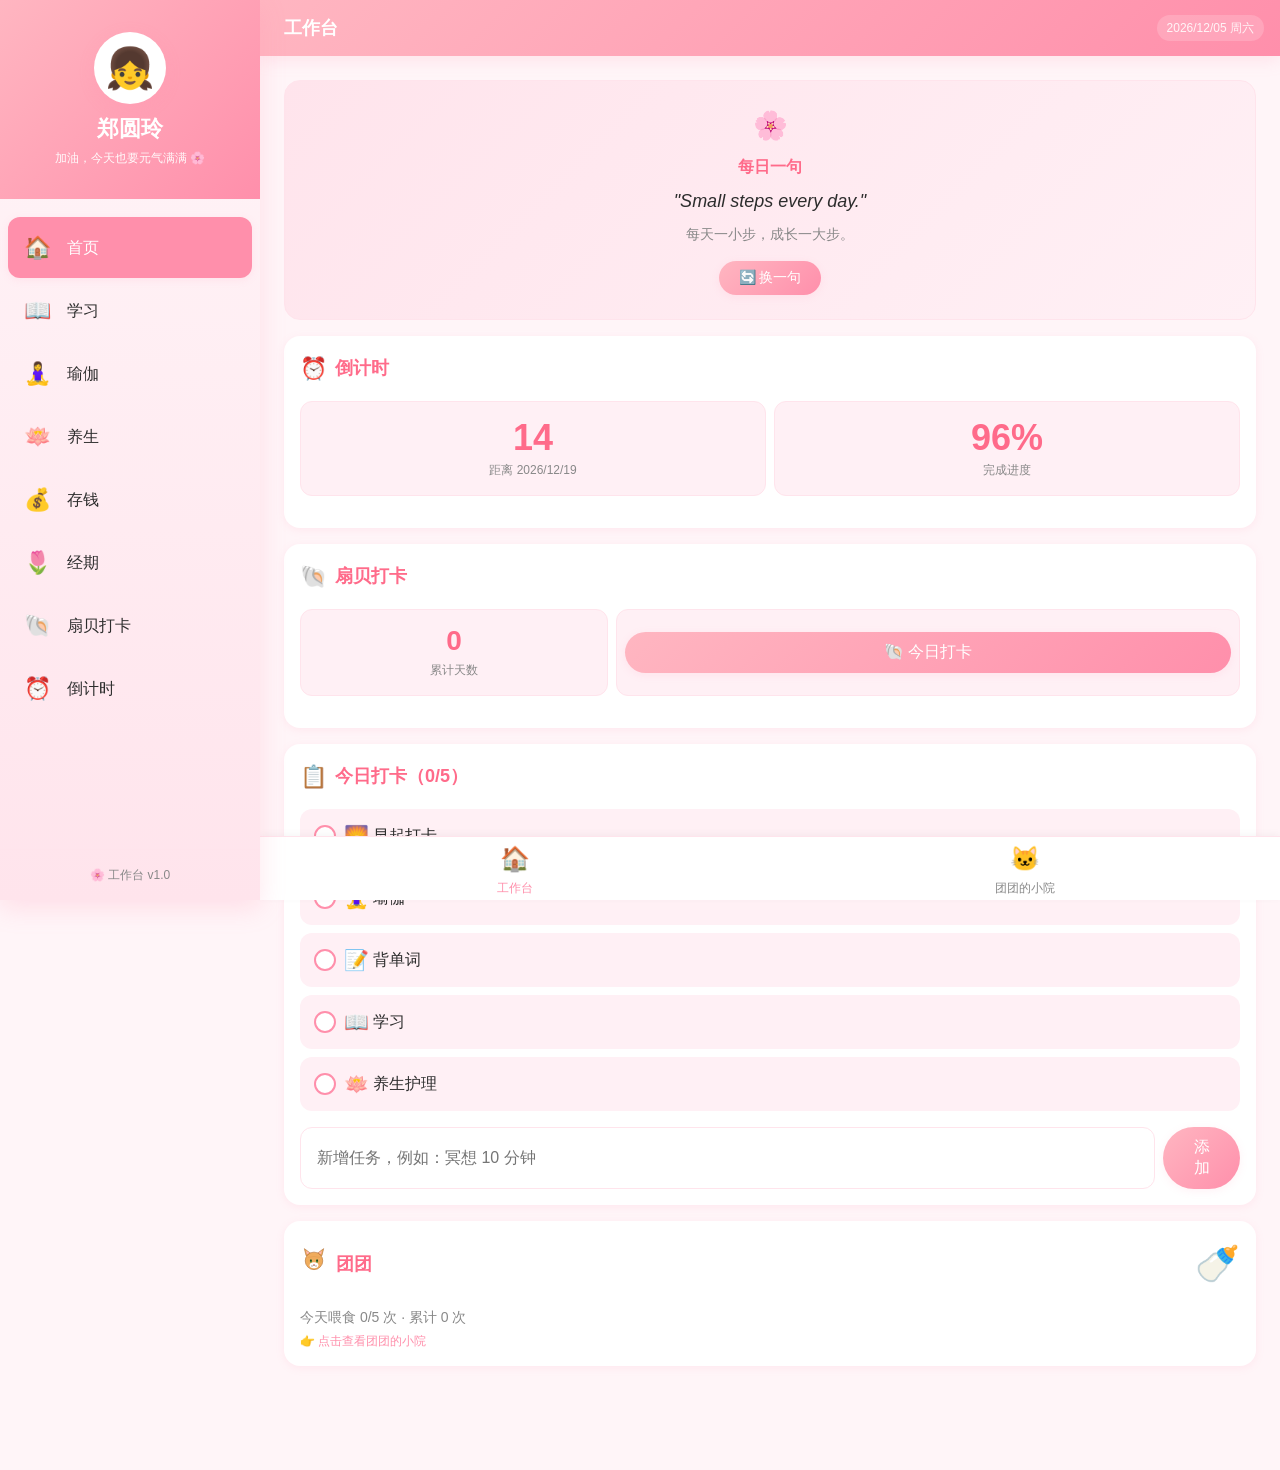
<file: 郑圆玲的工作台.html>
<!DOCTYPE html>
<html lang="zh-CN">
<head>
  <meta charset="UTF-8">
  <meta name="viewport" content="width=device-width, initial-scale=1.0, maximum-scale=1.0, user-scalable=no">
  <meta name="theme-color" content="#FF8FAB">
  <title>郑圆玲的工作台</title>
  <style>
/* ============================================
   郑圆玲的工作台 - 样式表
   主题：粉色系
   ============================================ */

:root {
  /* 主色调 - 粉色系 */
  --color-primary: #FF8FAB;
  --color-primary-light: #FFB6C1;
  --color-primary-dark: #FF6B8A;
  --color-primary-bg: #FFF0F5;
  --color-primary-bg-hover: #FFE4EC;
  --color-primary-gradient: linear-gradient(135deg, #FFB6C1, #FF8FAB);

  /* 中性色 */
  --color-text: #2D2D2D;
  --color-text-secondary: #888888;
  --color-text-light: #BBBBBB;
  --color-border: #FFE4EC;
  --color-white: #FFFFFF;
  --color-bg: #FFF5F8;

  /* 功能色 */
  --color-success: #66BB6A;
  --color-danger: #FF5252;
  --color-warning: #FF9800;
  --color-info: #42A5F5;

  /* 圆角 */
  --radius-sm: 8px;
  --radius-md: 12px;
  --radius-lg: 16px;
  --radius-xl: 20px;
  --radius-xxl: 28px;
  --radius-full: 9999px;

  /* 间距 */
  --spacing-xs: 4px;
  --spacing-sm: 8px;
  --spacing-md: 16px;
  --spacing-lg: 24px;
  --spacing-xl: 32px;

  /* 阴影 */
  --shadow-sm: 0 2px 8px rgba(255, 143, 171, 0.12);
  --shadow-md: 0 4px 16px rgba(255, 143, 171, 0.18);
  --shadow-lg: 0 8px 24px rgba(255, 143, 171, 0.22);

  /* 字号 */
  --font-xs: 12px;
  --font-sm: 14px;
  --font-md: 16px;
  --font-lg: 18px;
  --font-xl: 22px;
  --font-2xl: 28px;
  --font-3xl: 36px;
  --font-4xl: 56px;

  /* 尺寸 */
  --sidebar-width: 260px;
  --topbar-height: 56px;
  --bottom-tab-height: 64px;
}

/* ============================================
   Reset & 基础
   ============================================ */
* {
  margin: 0;
  padding: 0;
  box-sizing: border-box;
  -webkit-tap-highlight-color: transparent;
}

html {
  font-size: 16px;
}

body {
  font-family: -apple-system, BlinkMacSystemFont, 'Segoe UI', 'PingFang SC',
               'Hiragino Sans GB', 'Microsoft YaHei', sans-serif;
  background: var(--color-bg);
  color: var(--color-text);
  overflow-x: hidden;
  min-height: 100vh;
  line-height: 1.5;
}

button {
  font-family: inherit;
  cursor: pointer;
  border: none;
  background: none;
}

a {
  color: inherit;
  text-decoration: none;
}

input, select, textarea {
  font-family: inherit;
  font-size: inherit;
}

/* ============================================
   主布局
   ============================================ */
.app {
  max-width: 480px;
  margin: 0 auto;
  min-height: 100vh;
  position: relative;
  background: var(--color-bg);
  padding-top: var(--topbar-height);
  padding-bottom: var(--bottom-tab-height);
}

/* ============================================
   顶部栏
   ============================================ */
.topbar {
  position: fixed;
  top: 0;
  left: 0;
  right: 0;
  max-width: 480px;
  margin: 0 auto;
  height: var(--topbar-height);
  background: var(--color-primary-gradient);
  color: white;
  display: flex;
  align-items: center;
  padding: 0 var(--spacing-md);
  z-index: 50;
  box-shadow: var(--shadow-md);
}

.menu-btn {
  font-size: 24px;
  color: white;
  width: 40px;
  height: 40px;
  display: flex;
  align-items: center;
  justify-content: center;
  border-radius: var(--radius-full);
  transition: background 0.2s;
}

.menu-btn:active {
  background: rgba(255, 255, 255, 0.2);
}

.page-title {
  flex: 1;
  font-size: var(--font-lg);
  font-weight: 600;
  margin-left: var(--spacing-sm);
}

.topbar-date {
  font-size: var(--font-xs);
  opacity: 0.9;
  background: rgba(255, 255, 255, 0.2);
  padding: 4px 10px;
  border-radius: var(--radius-full);
}

/* ============================================
   侧边栏
   ============================================ */
.sidebar {
  position: fixed;
  left: 0;
  top: 0;
  bottom: 0;
  width: var(--sidebar-width);
  background: linear-gradient(180deg, #FFF5F8 0%, #FFE4EC 100%);
  z-index: 100;
  transform: translateX(-100%);
  transition: transform 0.3s ease;
  display: flex;
  flex-direction: column;
  box-shadow: var(--shadow-lg);
}

.sidebar.open {
  transform: translateX(0);
}

.sidebar-header {
  padding: var(--spacing-xl) var(--spacing-md);
  text-align: center;
  background: var(--color-primary-gradient);
  color: white;
}

.avatar {
  width: 72px;
  height: 72px;
  margin: 0 auto var(--spacing-sm);
  background: white;
  border-radius: var(--radius-full);
  display: flex;
  align-items: center;
  justify-content: center;
  font-size: 40px;
  box-shadow: var(--shadow-md);
}

.username {
  font-size: var(--font-xl);
  font-weight: 600;
  margin-bottom: var(--spacing-xs);
}

.sidebar-tagline {
  font-size: var(--font-xs);
  opacity: 0.95;
}

.sidebar-nav {
  flex: 1;
  overflow-y: auto;
  padding: var(--spacing-md) 0;
}

.nav-item {
  display: flex;
  align-items: center;
  padding: 14px var(--spacing-md);
  margin: 2px var(--spacing-sm);
  border-radius: var(--radius-md);
  color: var(--color-text);
  font-size: var(--font-md);
  transition: all 0.2s;
}

.nav-item:hover,
.nav-item.active {
  background: var(--color-primary);
  color: white;
  box-shadow: var(--shadow-sm);
}

.nav-icon {
  font-size: 22px;
  margin-right: var(--spacing-md);
}

.sidebar-footer {
  padding: var(--spacing-md);
  text-align: center;
  font-size: var(--font-xs);
  color: var(--color-text-secondary);
  border-top: 1px solid var(--color-border);
}

/* 遮罩层 */
.overlay {
  position: fixed;
  inset: 0;
  background: rgba(0, 0, 0, 0.4);
  z-index: 90;
  opacity: 0;
  visibility: hidden;
  transition: opacity 0.3s;
}

.overlay.show {
  opacity: 1;
  visibility: visible;
}

/* ============================================
   视图容器
   ============================================ */
.view-container {
  padding: var(--spacing-md);
  animation: fadeIn 0.3s ease;
}

@keyframes fadeIn {
  from { opacity: 0; transform: translateY(8px); }
  to { opacity: 1; transform: translateY(0); }
}

/* ============================================
   卡片
   ============================================ */
.card {
  background: var(--color-white);
  border-radius: var(--radius-lg);
  padding: var(--spacing-md);
  box-shadow: var(--shadow-sm);
  margin-bottom: var(--spacing-md);
}

.card-title {
  display: flex;
  align-items: center;
  gap: var(--spacing-sm);
  font-size: var(--font-lg);
  font-weight: 600;
  color: var(--color-primary-dark);
  margin-bottom: var(--spacing-md);
}

.card-title-icon {
  font-size: 22px;
}

/* ============================================
   底部 Tab
   ============================================ */
.bottom-tab {
  position: fixed;
  bottom: 0;
  left: 0;
  right: 0;
  max-width: 480px;
  margin: 0 auto;
  height: var(--bottom-tab-height);
  background: var(--color-white);
  display: flex;
  border-top: 1px solid var(--color-border);
  box-shadow: 0 -2px 8px rgba(0, 0, 0, 0.04);
  z-index: 50;
}

.tab-item {
  flex: 1;
  display: flex;
  flex-direction: column;
  align-items: center;
  justify-content: center;
  color: var(--color-text-secondary);
  transition: color 0.2s;
}

.tab-item.active {
  color: var(--color-primary);
}

.tab-icon {
  font-size: 24px;
  margin-bottom: 2px;
}

.tab-label {
  font-size: var(--font-xs);
}

/* ============================================
   统计三列卡片
   ============================================ */
.stat-row {
  display: grid;
  grid-template-columns: repeat(3, 1fr);
  gap: var(--spacing-sm);
  margin-bottom: var(--spacing-md);
}

.stat-row-2 {
  grid-template-columns: repeat(2, 1fr);
}

.stat-card {
  background: var(--color-primary-bg);
  border-radius: var(--radius-md);
  padding: var(--spacing-md) var(--spacing-sm);
  text-align: center;
  border: 1px solid var(--color-border);
}

.stat-value {
  font-size: var(--font-2xl);
  font-weight: 700;
  color: var(--color-primary-dark);
  line-height: 1.1;
}

.stat-value-large {
  font-size: var(--font-3xl);
}

.stat-label {
  font-size: var(--font-xs);
  color: var(--color-text-secondary);
  margin-top: var(--spacing-xs);
}

.stat-icon {
  font-size: 28px;
  margin-bottom: var(--spacing-xs);
}

/* ============================================
   按钮
   ============================================ */
.btn {
  display: inline-flex;
  align-items: center;
  justify-content: center;
  padding: 10px 24px;
  border-radius: var(--radius-full);
  font-size: var(--font-md);
  font-weight: 500;
  transition: all 0.2s;
  user-select: none;
}

.btn-primary {
  background: var(--color-primary-gradient);
  color: white;
  box-shadow: var(--shadow-sm);
}

.btn-primary:active {
  transform: scale(0.97);
  box-shadow: var(--shadow-md);
}

.btn-primary.disabled {
  background: var(--color-text-light);
  box-shadow: none;
  cursor: not-allowed;
}

.btn-outline {
  background: transparent;
  border: 1.5px solid var(--color-primary);
  color: var(--color-primary);
}

.btn-danger {
  background: var(--color-danger);
  color: white;
}

.btn-block {
  width: 100%;
}

.btn-sm {
  padding: 6px 16px;
  font-size: var(--font-sm);
}

/* ============================================
   输入框
   ============================================ */
.input {
  width: 100%;
  padding: 12px 16px;
  border: 1.5px solid var(--color-border);
  border-radius: var(--radius-md);
  background: var(--color-white);
  color: var(--color-text);
  font-size: var(--font-md);
  transition: border-color 0.2s;
}

.input:focus {
  outline: none;
  border-color: var(--color-primary);
}

.input-group {
  display: flex;
  gap: var(--spacing-sm);
  align-items: center;
}

/* ============================================
   任务勾选
   ============================================ */
.task-list {
  display: flex;
  flex-direction: column;
  gap: var(--spacing-sm);
}

.task-item {
  display: flex;
  align-items: center;
  padding: 12px 14px;
  background: var(--color-primary-bg);
  border-radius: var(--radius-md);
  transition: all 0.2s;
}

.task-item.checked {
  background: linear-gradient(135deg, #E8F5E9, #C8E6C9);
}

.task-checkbox {
  width: 22px;
  height: 22px;
  border: 2px solid var(--color-primary);
  border-radius: var(--radius-full);
  margin-right: var(--spacing-sm);
  display: flex;
  align-items: center;
  justify-content: center;
  background: white;
  flex-shrink: 0;
  cursor: pointer;
  transition: all 0.2s;
}

.task-checkbox.checked {
  background: var(--color-success);
  border-color: var(--color-success);
  color: white;
  animation: pop 0.3s ease;
}

@keyframes pop {
  0% { transform: scale(1); }
  50% { transform: scale(1.25); }
  100% { transform: scale(1); }
}

.task-name {
  flex: 1;
  font-size: var(--font-md);
}

.task-item.checked .task-name {
  text-decoration: line-through;
  color: var(--color-text-secondary);
}

.task-emoji {
  font-size: 20px;
  margin-right: var(--spacing-xs);
}

.task-delete {
  color: var(--color-text-light);
  font-size: 18px;
  padding: 4px 8px;
  cursor: pointer;
  transition: color 0.2s;
}

.task-delete:hover {
  color: var(--color-danger);
}

.task-add {
  display: flex;
  gap: var(--spacing-sm);
  margin-top: var(--spacing-md);
}

/* ============================================
   每日一句
   ============================================ */
.quote-card {
  background: linear-gradient(135deg, #FFE4EC, #FFF0F5);
  border-radius: var(--radius-lg);
  padding: var(--spacing-lg);
  text-align: center;
  margin-bottom: var(--spacing-md);
  border: 1px solid var(--color-border);
  position: relative;
  overflow: hidden;
}

.quote-icon {
  font-size: 28px;
  margin-bottom: var(--spacing-sm);
}

.quote-title {
  font-size: var(--font-md);
  color: var(--color-primary-dark);
  font-weight: 600;
  margin-bottom: var(--spacing-sm);
}

.quote-text {
  font-size: var(--font-lg);
  color: var(--color-text);
  font-style: italic;
  margin-bottom: var(--spacing-sm);
  line-height: 1.6;
}

.quote-translate {
  font-size: var(--font-sm);
  color: var(--color-text-secondary);
  margin-bottom: var(--spacing-md);
}

.quote-btn {
  background: var(--color-primary-gradient);
  color: white;
  padding: 8px 20px;
  border-radius: var(--radius-full);
  font-size: var(--font-sm);
  display: inline-flex;
  align-items: center;
  gap: 6px;
  box-shadow: var(--shadow-sm);
}

/* ============================================
   Tab 切换
   ============================================ */
.tabs {
  display: flex;
  gap: var(--spacing-sm);
  margin-bottom: var(--spacing-md);
  padding: 4px;
  background: var(--color-primary-bg);
  border-radius: var(--radius-full);
}

.tab-btn {
  flex: 1;
  padding: 8px 12px;
  border-radius: var(--radius-full);
  font-size: var(--font-sm);
  color: var(--color-text-secondary);
  text-align: center;
  transition: all 0.2s;
}

.tab-btn.active {
  background: var(--color-primary-gradient);
  color: white;
  box-shadow: var(--shadow-sm);
}

/* ============================================
   分类图标网格（记账页）
   ============================================ */
.category-grid {
  display: grid;
  grid-template-columns: repeat(4, 1fr);
  gap: var(--spacing-sm);
  margin-bottom: var(--spacing-md);
}

.category-item {
  background: var(--color-primary-bg);
  border-radius: var(--radius-md);
  padding: var(--spacing-md) var(--spacing-sm);
  text-align: center;
  border: 2px solid transparent;
  transition: all 0.2s;
  cursor: pointer;
}

.category-item.active {
  background: var(--color-primary);
  color: white;
  border-color: var(--color-primary-dark);
  box-shadow: var(--shadow-sm);
}

.category-icon {
  font-size: 26px;
  margin-bottom: 2px;
}

.category-name {
  font-size: var(--font-xs);
}

/* ============================================
   计时器
   ============================================ */
.timer-circle {
  width: 200px;
  height: 200px;
  margin: var(--spacing-md) auto;
  border-radius: var(--radius-full);
  background: var(--color-primary-bg);
  display: flex;
  align-items: center;
  justify-content: center;
  font-size: var(--font-4xl);
  font-weight: 700;
  color: var(--color-primary-dark);
  border: 6px solid var(--color-white);
  box-shadow: var(--shadow-md), inset 0 0 0 2px var(--color-primary-light);
}

/* ============================================
   单词列表
   ============================================ */
.word-list {
  display: flex;
  flex-direction: column;
  gap: var(--spacing-sm);
}

.word-item {
  display: flex;
  align-items: center;
  padding: 12px 14px;
  background: var(--color-primary-bg);
  border-radius: var(--radius-md);
}

.word-text {
  font-size: var(--font-lg);
  font-weight: 600;
  color: var(--color-primary-dark);
  flex: 1;
}

.word-meta {
  font-size: var(--font-sm);
  color: var(--color-text-secondary);
  margin-left: var(--spacing-sm);
}

.word-star {
  font-size: 22px;
  cursor: pointer;
  transition: transform 0.2s;
}

.word-star.faved {
  color: var(--color-warning);
}

.word-star:active {
  transform: scale(1.3);
}

/* ============================================
   日历
   ============================================ */
.calendar {
  background: var(--color-white);
  border-radius: var(--radius-lg);
  padding: var(--spacing-md);
}

.calendar-header {
  display: flex;
  align-items: center;
  justify-content: space-between;
  margin-bottom: var(--spacing-md);
}

.calendar-title {
  font-size: var(--font-lg);
  font-weight: 600;
  color: var(--color-primary-dark);
}

.calendar-nav {
  font-size: 22px;
  color: var(--color-primary);
  cursor: pointer;
  padding: 4px 12px;
}

.calendar-weekdays {
  display: grid;
  grid-template-columns: repeat(7, 1fr);
  gap: 4px;
  margin-bottom: var(--spacing-sm);
}

.calendar-weekday {
  text-align: center;
  font-size: var(--font-xs);
  color: var(--color-text-secondary);
  font-weight: 600;
  padding: 6px 0;
}

.calendar-days {
  display: grid;
  grid-template-columns: repeat(7, 1fr);
  gap: 4px;
}

.calendar-day {
  aspect-ratio: 1;
  display: flex;
  align-items: center;
  justify-content: center;
  font-size: var(--font-sm);
  border-radius: var(--radius-md);
  position: relative;
  cursor: pointer;
  transition: all 0.2s;
}

.calendar-day.empty {
  visibility: hidden;
}

.calendar-day.today {
  border: 2px solid var(--color-primary);
}

.calendar-day.recorded {
  background: var(--color-primary);
  color: white;
}

.calendar-day.predicted {
  background: white;
  color: var(--color-primary);
  border: 2px dashed var(--color-primary);
}

.calendar-legend {
  display: flex;
  justify-content: center;
  gap: var(--spacing-md);
  margin-top: var(--spacing-md);
  font-size: var(--font-xs);
  color: var(--color-text-secondary);
}

.legend-item {
  display: flex;
  align-items: center;
  gap: 4px;
}

.legend-dot {
  width: 10px;
  height: 10px;
  border-radius: var(--radius-full);
  background: var(--color-primary);
}

/* ============================================
   团团的小院（按图3完全重做）
   ============================================ */
.garden-card {
  background: var(--color-white);
  border-radius: var(--radius-xl);
  padding: var(--spacing-lg) var(--spacing-md);
  text-align: center;
  box-shadow: var(--shadow-sm);
}

.garden-title {
  font-size: var(--font-xl);
  font-weight: 700;
  color: var(--color-text);
  margin-bottom: var(--spacing-xs);
}

.garden-subtitle {
  font-size: var(--font-sm);
  color: var(--color-text-secondary);
  margin-bottom: var(--spacing-md);
}

.cat-circle-wrap {
  width: 200px;
  height: 200px;
  margin: 0 auto var(--spacing-md);
  border-radius: var(--radius-full);
  background: #FFE4EC;
  display: flex;
  align-items: center;
  justify-content: center;
  box-shadow: 0 4px 12px rgba(255, 143, 171, 0.15);
}

.cat-circle-wrap svg {
  display: block;
  animation: catBounce 2.5s ease-in-out infinite;
}

@keyframes catBounce {
  0%, 100% { transform: translateY(0); }
  50% { transform: translateY(-6px); }
}

.garden-progress {
  text-align: left;
  margin-bottom: var(--spacing-md);
}

.garden-progress-row {
  display: flex;
  justify-content: space-between;
  align-items: center;
  margin-bottom: 6px;
}

.garden-progress-label {
  font-size: var(--font-md);
  color: var(--color-text);
  font-weight: 500;
}

.garden-progress-value {
  font-size: var(--font-md);
  color: var(--color-text);
  font-weight: 600;
}

.garden-bar {
  height: 14px;
  background: var(--color-primary-bg);
  border-radius: var(--radius-full);
  overflow: hidden;
}

.garden-bar-fill {
  height: 100%;
  border-radius: var(--radius-full);
  transition: width 0.5s ease;
}

.garden-bar-pink {
  background: linear-gradient(90deg, #FFB6C1, #FF6B8A);
}

.garden-bar-yellow {
  background: linear-gradient(90deg, #FFD580, #FFA500);
}

.fish-card {
  background: var(--color-primary-bg);
  border-radius: var(--radius-lg);
  padding: var(--spacing-md);
  display: flex;
  align-items: center;
  justify-content: space-between;
  margin-bottom: var(--spacing-md);
}

.fish-card-label {
  font-size: var(--font-md);
  color: var(--color-text);
  font-weight: 500;
}

.fish-card-value {
  display: flex;
  align-items: center;
  gap: var(--spacing-sm);
}

.fish-count {
  font-size: var(--font-2xl);
  font-weight: 800;
  color: var(--color-primary-dark);
  line-height: 1;
}

.fish-emoji {
  font-size: 32px;
}

.total-feed {
  font-size: var(--font-sm);
  color: var(--color-text-secondary);
  margin-bottom: var(--spacing-lg);
}

.feed-btn {
  background: var(--color-primary-gradient);
  color: white;
  padding: 16px 40px;
  border-radius: var(--radius-full);
  font-size: var(--font-lg);
  font-weight: 600;
  box-shadow: var(--shadow-md);
  display: inline-flex;
  align-items: center;
  gap: 8px;
  transition: transform 0.15s, box-shadow 0.15s;
  cursor: pointer;
  width: 80%;
  max-width: 280px;
  justify-content: center;
}

.feed-btn:active {
  transform: scale(0.97);
  box-shadow: var(--shadow-sm);
}
}

/* 阶段养成徽章 */
.stage-badge {
  display: inline-flex;
  align-items: center;
  gap: 6px;
  background: var(--color-primary-gradient);
  color: #fff;
  padding: 6px 16px;
  border-radius: var(--radius-full);
  font-size: var(--font-sm);
  font-weight: 600;
  margin: var(--spacing-sm) 0;
  box-shadow: 0 2px 8px rgba(255, 143, 171, 0.3);
}
.stage-badge-emoji { font-size: 18px; }
.stage-badge-name { font-size: var(--font-sm); }
.stage-badge-level {
  font-size: var(--font-xs);
  background: rgba(255,255,255,0.3);
  padding: 2px 8px;
  border-radius: var(--radius-full);
}

/* 阶段信息卡片 */
.stage-info-card {
  background: rgba(255, 248, 245, 0.8);
  border: 1px solid rgba(255, 143, 171, 0.2);
  border-radius: var(--radius-md);
  padding: var(--spacing-sm) var(--spacing-md);
  margin: var(--spacing-sm) 0;
}
.stage-desc {
  font-size: var(--font-sm);
  color: var(--color-text);
  text-align: center;
  margin-bottom: var(--spacing-xs);
}
.stage-next-hint {
  font-size: var(--font-xs);
  color: var(--color-text-secondary);
  text-align: center;
  margin-bottom: var(--spacing-xs);
}
.stage-next-hint strong {
  color: var(--color-primary-dark);
}

.stage-progress {
  margin-top: var(--spacing-md);
}

.stage-bar {
  height: 12px;
  background: var(--color-border);
  border-radius: var(--radius-full);
  overflow: hidden;
  margin: var(--spacing-xs) 0;
}

.stage-bar-fill {
  height: 100%;
  background: var(--color-primary-gradient);
  transition: width 0.5s ease;
  border-radius: var(--radius-full);
}

.stage-bar-label {
  display: flex;
  justify-content: space-between;
  font-size: var(--font-xs);
  color: var(--color-text-secondary);
}

.feed-animation {
  position: fixed;
  top: 50%;
  left: 50%;
  transform: translate(-50%, -50%);
  font-size: 60px;
  pointer-events: none;
  z-index: 200;
  animation: feedPop 1s ease forwards;
}

@keyframes feedPop {
  0% { opacity: 0; transform: translate(-50%, -50%) scale(0.5); }
  20% { opacity: 1; transform: translate(-50%, -50%) scale(1.3); }
  80% { opacity: 1; transform: translate(-50%, -70%) scale(1); }
  100% { opacity: 0; transform: translate(-50%, -100%) scale(0.8); }
}

/* 多个小鱼干飞舞动画 */
@keyframes feedFly {
  0% {
    opacity: 0;
    transform: translate(calc(-50% + var(--drift-x, 0px)), 50px) scale(0.4) rotate(-30deg);
  }
  25% {
    opacity: 1;
    transform: translate(calc(-50% + var(--drift-x, 0px)), -30px) scale(1.4) rotate(10deg);
  }
  60% {
    opacity: 1;
    transform: translate(calc(-50% + var(--drift-x, 0px)), -80px) scale(1) rotate(-15deg);
  }
  100% {
    opacity: 0;
    transform: translate(calc(-50% + var(--drift-x, 0px)), -160px) scale(0.7) rotate(20deg);
  }
}

/* ============================================
   记录列表
   ============================================ */
.record-list {
  display: flex;
  flex-direction: column;
  gap: var(--spacing-sm);
  max-height: 320px;
  overflow-y: auto;
}

.record-item {
  display: flex;
  align-items: center;
  padding: 10px 12px;
  background: var(--color-primary-bg);
  border-radius: var(--radius-md);
  font-size: var(--font-sm);
}

.record-icon {
  font-size: 22px;
  margin-right: var(--spacing-sm);
}

.record-info {
  flex: 1;
}

.record-name {
  font-weight: 500;
}

.record-meta {
  font-size: var(--font-xs);
  color: var(--color-text-secondary);
}

.record-amount {
  font-size: var(--font-md);
  font-weight: 700;
}

.record-amount.expense {
  color: var(--color-danger);
}

.record-amount.income {
  color: var(--color-success);
}

.empty-state {
  text-align: center;
  padding: var(--spacing-xl);
  color: var(--color-text-secondary);
}

.empty-state-icon {
  font-size: 48px;
  margin-bottom: var(--spacing-sm);
  opacity: 0.6;
}

/* ============================================
   倒计时
   ============================================ */
.countdown-hero {
  text-align: center;
  padding: var(--spacing-xl);
  background: linear-gradient(135deg, #FFE4EC, #FFB6C1);
  border-radius: var(--radius-xl);
  color: white;
  margin-bottom: var(--spacing-md);
  box-shadow: var(--shadow-md);
}

.countdown-days {
  font-size: 96px;
  font-weight: 800;
  line-height: 1;
  margin: var(--spacing-sm) 0;
  text-shadow: 2px 4px 8px rgba(0, 0, 0, 0.1);
}

.countdown-days-label {
  font-size: var(--font-md);
  opacity: 0.95;
}

.countdown-target {
  margin-top: var(--spacing-md);
  font-size: var(--font-sm);
  opacity: 0.9;
  background: rgba(255, 255, 255, 0.25);
  padding: 8px 16px;
  border-radius: var(--radius-full);
  display: inline-block;
}

.progress-wrap {
  background: var(--color-white);
  border-radius: var(--radius-lg);
  padding: var(--spacing-md);
  box-shadow: var(--shadow-sm);
}

.progress-bar {
  height: 16px;
  background: var(--color-primary-bg);
  border-radius: var(--radius-full);
  overflow: hidden;
  margin: var(--spacing-md) 0;
}

.progress-bar-fill {
  height: 100%;
  background: var(--color-primary-gradient);
  border-radius: var(--radius-full);
  transition: width 0.5s ease;
}

/* ============================================
   扇贝打卡
   ============================================ */
.shellbean-hero {
  text-align: center;
  padding: var(--spacing-xl);
  background: var(--color-primary-gradient);
  border-radius: var(--radius-xl);
  color: white;
  margin-bottom: var(--spacing-md);
  box-shadow: var(--shadow-md);
}

.shellbean-emoji {
  font-size: 80px;
  margin-bottom: var(--spacing-sm);
}

.shellbean-days {
  font-size: var(--font-4xl);
  font-weight: 800;
  line-height: 1;
  margin: var(--spacing-sm) 0;
}

.shellbean-label {
  font-size: var(--font-md);
  opacity: 0.95;
}

.streak-bar {
  display: flex;
  justify-content: space-between;
  gap: var(--spacing-xs);
  margin-top: var(--spacing-md);
}

.streak-day {
  flex: 1;
  text-align: center;
  padding: var(--spacing-sm) 0;
  background: var(--color-primary-bg);
  border-radius: var(--radius-md);
  font-size: var(--font-xs);
  color: var(--color-text-secondary);
}

.streak-day.checked {
  background: var(--color-primary);
  color: white;
}

.streak-day.today {
  border: 2px solid var(--color-primary-dark);
  font-weight: 600;
}

/* ============================================
   响应式 - 桌面端
   ============================================ */
@media (min-width: 768px) {
  body {
    background: var(--color-bg);
  }

  .sidebar {
    transform: translateX(0);
  }

  .app {
    margin-left: var(--sidebar-width);
    max-width: calc(100vw - var(--sidebar-width));
  }

  .topbar {
    left: var(--sidebar-width);
    max-width: none;
  }

  .bottom-tab {
    left: var(--sidebar-width);
    max-width: none;
  }

  .menu-btn {
    display: none;
  }

  .overlay {
    display: none !important;
  }

  .view-container {
    padding: var(--spacing-lg);
  }
}

@media (max-width: 360px) {
  .stat-value {
    font-size: var(--font-xl);
  }
  .countdown-days {
    font-size: 72px;
  }
  .shellbean-days {
    font-size: var(--font-3xl);
  }
}

/* 滚动条 */
::-webkit-scrollbar {
  width: 6px;
  height: 6px;
}
::-webkit-scrollbar-track {
  background: transparent;
}
::-webkit-scrollbar-thumb {
  background: var(--color-primary-light);
  border-radius: var(--radius-full);
}
::-webkit-scrollbar-thumb:hover {
  background: var(--color-primary);
}

/* 工具类 */
.text-center { text-align: center; }
.mb-0 { margin-bottom: 0; }
.mt-md { margin-top: var(--spacing-md); }
.mb-md { margin-bottom: var(--spacing-md); }
.flex { display: flex; }
.flex-1 { flex: 1; }
.gap-sm { gap: var(--spacing-sm); }
.gap-md { gap: var(--spacing-md); }
</style>
</head>
<body>
  <!-- 侧边栏（移动端抽屉式 / 桌面端常驻） -->
  <aside id="sidebar" class="sidebar">
    <div class="sidebar-header">
      <div class="avatar">👧</div>
      <div class="username">郑圆玲</div>
      <div class="sidebar-tagline">加油，今天也要元气满满 🌸</div>
    </div>
    <nav class="sidebar-nav">
      <a href="#/home" class="nav-item" data-route="home">
        <span class="nav-icon">🏠</span>
        <span class="nav-label">首页</span>
      </a>
      <a href="#/study" class="nav-item" data-route="study">
        <span class="nav-icon">📖</span>
        <span class="nav-label">学习</span>
      </a>
      <a href="#/yoga" class="nav-item" data-route="yoga">
        <span class="nav-icon">🧘‍♀️</span>
        <span class="nav-label">瑜伽</span>
      </a>
      <a href="#/health" class="nav-item" data-route="health">
        <span class="nav-icon">🪷</span>
        <span class="nav-label">养生</span>
      </a>
      <a href="#/money" class="nav-item" data-route="money">
        <span class="nav-icon">💰</span>
        <span class="nav-label">存钱</span>
      </a>
      <a href="#/period" class="nav-item" data-route="period">
        <span class="nav-icon">🌷</span>
        <span class="nav-label">经期</span>
      </a>
      <a href="#/shellbean" class="nav-item" data-route="shellbean">
        <span class="nav-icon">🐚</span>
        <span class="nav-label">扇贝打卡</span>
      </a>
      <a href="#/countdown" class="nav-item" data-route="countdown">
        <span class="nav-icon">⏰</span>
        <span class="nav-label">倒计时</span>
      </a>
    </nav>
    <div class="sidebar-footer">🌸 工作台 v1.0</div>
  </aside>

  <!-- 遮罩层（移动端点击关闭侧边栏） -->
  <div id="overlay" class="overlay"></div>

  <!-- 主内容区 -->
  <div id="app" class="app">
    <!-- 顶部栏 -->
    <header class="topbar">
      <button id="menuBtn" class="menu-btn" aria-label="菜单">☰</button>
      <h1 id="pageTitle" class="page-title">工作台</h1>
      <div class="topbar-date" id="topbarDate"></div>
    </header>

    <!-- 视图容器（所有视图通过 JS 动态渲染到此处） -->
    <main id="view" class="view-container"></main>

    <!-- 底部 Tab -->
    <nav class="bottom-tab">
      <a href="#/home" class="tab-item active" data-tab="home">
        <span class="tab-icon">🏠</span>
        <span class="tab-label">工作台</span>
      </a>
      <a href="#/garden" class="tab-item" data-tab="garden">
        <span class="tab-icon">🐱</span>
        <span class="tab-label">团团的小院</span>
      </a>
    </nav>
  </div>

  <script>
/* ============================================
   郑圆玲的工作台 - 业务逻辑
   ============================================ */

(function () {
  'use strict';

  /* ============================================
     1. CONFIG - 全局配置
     ============================================ */
  const CONFIG = {
    STORAGE_PREFIX: 'zhyl_',
    COUNTDOWN_TARGET: '2026-12-19', // 倒计时目标日
    COUNTDOWN_LABEL: '目标日',
    CAT_NAME: '团团',
    CAT_FEED_DAILY_LIMIT: 5, // 每日喂食上限

    // 小尺寸橘猫头像（用于卡片标题图标，28x28 视图）
    CAT_SVG: `<svg viewBox="0 0 64 64" xmlns="http://www.w3.org/2000/svg" class="cat-svg" width="28" height="28">
  <!-- 左耳 -->
  <path d="M 14 22 L 10 6 L 26 18 Z" fill="#F0AC5C" stroke="#B8763A" stroke-width="1.5"/>
  <path d="M 16 19 L 14 11 L 22 16 Z" fill="#FFB6B6"/>
  <!-- 右耳 -->
  <path d="M 50 22 L 54 6 L 38 18 Z" fill="#F0AC5C" stroke="#B8763A" stroke-width="1.5"/>
  <path d="M 48 19 L 50 11 L 42 16 Z" fill="#FFB6B6"/>
  <!-- 头 -->
  <circle cx="32" cy="34" r="20" fill="#F0AC5C" stroke="#B8763A" stroke-width="1.5"/>
  <!-- 白色脸 -->
  <ellipse cx="32" cy="44" rx="10" ry="7" fill="#FFFFFF"/>
  <!-- 条纹 -->
  <path d="M 18 26 Q 32 22 46 26" stroke="#D89048" stroke-width="1.5" fill="none" opacity="0.5"/>
  <!-- 眼睛 -->
  <ellipse cx="25" cy="34" rx="2.5" ry="4" fill="#4A8B3A"/>
  <ellipse cx="39" cy="34" rx="2.5" ry="4" fill="#4A8B3A"/>
  <ellipse cx="25" cy="33" rx="1" ry="2" fill="#000"/>
  <ellipse cx="39" cy="33" rx="1" ry="2" fill="#000"/>
  <!-- 鼻子 -->
  <path d="M 29 41 L 35 41 L 32 44 Z" fill="#FF9999"/>
  <!-- 嘴 -->
  <path d="M 32 44 Q 28 47 26 46" stroke="#5C3317" stroke-width="1" fill="none" stroke-linecap="round"/>
  <path d="M 32 44 Q 36 47 38 46" stroke="#5C3317" stroke-width="1" fill="none" stroke-linecap="round"/>
</svg>`,

    // 团团养成阶段（5 阶段，按累计喂食次数 totalFeed 升级）
    CAT_STAGES: [
      { stage: 0, min: 0,   max: 30,       emoji: '🍼', name: '幼猫',   desc: '团团刚出生，软软糯糯的小奶猫~' },
      { stage: 1, min: 31,  max: 90,       emoji: '🐱', name: '小猫',   desc: '团团开始活泼好动了！' },
      { stage: 2, min: 91,  max: 370,      emoji: '😼', name: '青年猫', desc: '团团精力旺盛，虎斑清晰~' },
      { stage: 3, min: 371, max: 730,      emoji: '😺', name: '中年猫', desc: '团团沉稳温柔，毛色饱满~' },
      { stage: 4, min: 731, max: Infinity, emoji: '😻', name: '成年猫', desc: '团团圆润华丽，气场全开！' }
    ],

    // 6 阶段猫咪 SVG（每阶段一个独立 SVG，体型/毛色/表情随成长变化）
    CAT_STAGE_SVGS: [
      // ===== 阶段0：幼猫（奶橘色、大头小身、眯眼〰、短耳无虎斑） =====
      `<svg viewBox="0 0 200 200" width="160" height="160" xmlns="http://www.w3.org/2000/svg">
        <ellipse cx="100" cy="150" rx="36" ry="34" fill="#FFD9B0" stroke="#C98860" stroke-width="2"/>
        <ellipse cx="100" cy="158" rx="18" ry="24" fill="#FFF8EE" stroke="#E8D0B8" stroke-width="0.8"/>
        <ellipse cx="86" cy="182" rx="10" ry="6" fill="#FFF8EE" stroke="#C98860" stroke-width="1.5"/>
        <ellipse cx="114" cy="182" rx="10" ry="6" fill="#FFF8EE" stroke="#C98860" stroke-width="1.5"/>
        <circle cx="100" cy="85" r="48" fill="#FFD9B0" stroke="#C98860" stroke-width="2"/>
        <path d="M 64 60 L 58 36 L 84 52 Z" fill="#FFD9B0" stroke="#C98860" stroke-width="2" stroke-linejoin="round"/>
        <path d="M 68 56 L 64 42 L 80 50 Z" fill="#FFC4D4" opacity="0.8"/>
        <path d="M 136 60 L 142 36 L 116 52 Z" fill="#FFD9B0" stroke="#C98860" stroke-width="2" stroke-linejoin="round"/>
        <path d="M 132 56 L 136 42 L 120 50 Z" fill="#FFC4D4" opacity="0.8"/>
        <path d="M 78 88 Q 85 84 92 88" stroke="#8B5A2B" stroke-width="2.5" fill="none" stroke-linecap="round"/>
        <path d="M 108 88 Q 115 84 122 88" stroke="#8B5A2B" stroke-width="2.5" fill="none" stroke-linecap="round"/>
        <ellipse cx="66" cy="100" rx="7" ry="4" fill="#FFC4D4" opacity="0.5"/>
        <ellipse cx="134" cy="100" rx="7" ry="4" fill="#FFC4D4" opacity="0.5"/>
        <path d="M 94 98 L 106 98 L 100 104 Z" fill="#FF9AA8"/>
        <path d="M 100 104 Q 95 108 91 106" stroke="#8B5A2B" stroke-width="1.5" fill="none" stroke-linecap="round"/>
        <path d="M 100 104 Q 105 108 109 106" stroke="#8B5A2B" stroke-width="1.5" fill="none" stroke-linecap="round"/>
      </svg>`,

      // ===== 阶段1：小猫（浅橘、大圆眼好奇、短尾、少量条纹） =====
      `<svg viewBox="0 0 200 200" width="170" height="170" xmlns="http://www.w3.org/2000/svg">
        <path d="M 140 140 Q 162 135 160 110 Q 159 100 152 104 Q 152 122 138 134 Z" fill="#F5C088" stroke="#B07840" stroke-width="2"/>
        <ellipse cx="100" cy="150" rx="46" ry="42" fill="#F5C088" stroke="#B07840" stroke-width="2"/>
        <ellipse cx="100" cy="158" rx="24" ry="32" fill="#FFF8EE" stroke="#E8D0B8" stroke-width="0.8"/>
        <path d="M 62 138 Q 66 158 62 178" stroke="#D49850" stroke-width="2.5" fill="none" stroke-linecap="round" opacity="0.5"/>
        <path d="M 138 138 Q 134 158 138 178" stroke="#D49850" stroke-width="2.5" fill="none" stroke-linecap="round" opacity="0.5"/>
        <ellipse cx="80" cy="188" rx="12" ry="7" fill="#FFF8EE" stroke="#B07840" stroke-width="1.5"/>
        <ellipse cx="120" cy="188" rx="12" ry="7" fill="#FFF8EE" stroke="#B07840" stroke-width="1.5"/>
        <circle cx="100" cy="80" r="42" fill="#F5C088" stroke="#B07840" stroke-width="2"/>
        <path d="M 68 56 L 62 30 L 86 48 Z" fill="#F5C088" stroke="#B07840" stroke-width="2" stroke-linejoin="round"/>
        <path d="M 72 52 L 68 38 L 82 46 Z" fill="#FFC4D4" opacity="0.8"/>
        <path d="M 132 56 L 138 30 L 114 48 Z" fill="#F5C088" stroke="#B07840" stroke-width="2" stroke-linejoin="round"/>
        <path d="M 128 52 L 132 38 L 118 46 Z" fill="#FFC4D4" opacity="0.8"/>
        <path d="M 76 58 Q 82 46 88 60" stroke="#D49850" stroke-width="2.2" fill="none" stroke-linecap="round" opacity="0.5"/>
        <path d="M 112 60 Q 118 46 124 58" stroke="#D49850" stroke-width="2.2" fill="none" stroke-linecap="round" opacity="0.5"/>
        <ellipse cx="80" cy="80" rx="7" ry="9" fill="#2A2A2A"/>
        <ellipse cx="120" cy="80" rx="7" ry="9" fill="#2A2A2A"/>
        <circle cx="82" cy="77" r="2.5" fill="#FFF"/>
        <circle cx="122" cy="77" r="2.5" fill="#FFF"/>
        <ellipse cx="64" cy="94" rx="7" ry="4" fill="#FFC4D4" opacity="0.45"/>
        <ellipse cx="136" cy="94" rx="7" ry="4" fill="#FFC4D4" opacity="0.45"/>
        <path d="M 94 92 L 106 92 L 100 98 Z" fill="#FF9AA8"/>
        <path d="M 100 98 L 100 102" stroke="#8B5A2B" stroke-width="1.3" stroke-linecap="round"/>
        <path d="M 100 102 Q 95 106 91 104" stroke="#8B5A2B" stroke-width="1.5" fill="none" stroke-linecap="round"/>
        <path d="M 100 102 Q 105 106 109 104" stroke="#8B5A2B" stroke-width="1.5" fill="none" stroke-linecap="round"/>
      </svg>`,

      // ===== 阶段2：青年猫（修长、明亮绿眼、清晰虎斑、竖耳） =====
      `<svg viewBox="0 0 200 220" width="170" height="187" xmlns="http://www.w3.org/2000/svg">
        <path d="M 145 145 Q 178 140 175 105 Q 174 92 165 96 Q 167 118 147 138 Z" fill="#E89A4F" stroke="#8B5A2B" stroke-width="2"/>
        <ellipse cx="100" cy="160" rx="50" ry="48" fill="#E89A4F" stroke="#8B5A2B" stroke-width="2"/>
        <ellipse cx="100" cy="168" rx="26" ry="36" fill="#FFF8EE" stroke="#E8D0B8" stroke-width="0.8"/>
        <path d="M 56 145 Q 60 168 56 192" stroke="#B8702A" stroke-width="3" fill="none" stroke-linecap="round" opacity="0.6"/>
        <path d="M 144 145 Q 140 168 144 192" stroke="#B8702A" stroke-width="3" fill="none" stroke-linecap="round" opacity="0.6"/>
        <path d="M 70 138 Q 74 160 70 182" stroke="#B8702A" stroke-width="2.5" fill="none" stroke-linecap="round" opacity="0.45"/>
        <path d="M 130 138 Q 126 160 130 182" stroke="#B8702A" stroke-width="2.5" fill="none" stroke-linecap="round" opacity="0.45"/>
        <ellipse cx="78" cy="204" rx="13" ry="8" fill="#FFF8EE" stroke="#8B5A2B" stroke-width="1.5"/>
        <ellipse cx="122" cy="204" rx="13" ry="8" fill="#FFF8EE" stroke="#8B5A2B" stroke-width="1.5"/>
        <ellipse cx="100" cy="80" r="48" fill="#E89A4F" stroke="#8B5A2B" stroke-width="2"/>
        <path d="M 60 52 L 52 22 L 82 42 Z" fill="#E89A4F" stroke="#8B5A2B" stroke-width="2" stroke-linejoin="round"/>
        <path d="M 64 48 L 58 32 L 78 40 Z" fill="#FFC4D4" opacity="0.8"/>
        <path d="M 140 52 L 148 22 L 118 42 Z" fill="#E89A4F" stroke="#8B5A2B" stroke-width="2" stroke-linejoin="round"/>
        <path d="M 136 48 L 142 32 L 122 40 Z" fill="#FFC4D4" opacity="0.8"/>
        <path d="M 72 54 Q 78 38 84 56" stroke="#B8702A" stroke-width="2.5" fill="none" stroke-linecap="round" opacity="0.6"/>
        <path d="M 92 48 Q 100 34 108 48" stroke="#B8702A" stroke-width="2.5" fill="none" stroke-linecap="round" opacity="0.6"/>
        <path d="M 116 56 Q 122 38 128 54" stroke="#B8702A" stroke-width="2.5" fill="none" stroke-linecap="round" opacity="0.6"/>
        <ellipse cx="78" cy="80" rx="9" ry="11" fill="#FFF" stroke="#8B5A2B" stroke-width="1"/>
        <ellipse cx="122" cy="80" rx="9" ry="11" fill="#FFF" stroke="#8B5A2B" stroke-width="1"/>
        <ellipse cx="78" cy="81" rx="6" ry="9" fill="#5CB338"/>
        <ellipse cx="122" cy="81" rx="6" ry="9" fill="#5CB338"/>
        <ellipse cx="78" cy="82" rx="3" ry="7" fill="#1A1A1A"/>
        <ellipse cx="122" cy="82" rx="3" ry="7" fill="#1A1A1A"/>
        <circle cx="80" cy="77" r="2.5" fill="#FFF"/>
        <circle cx="124" cy="77" r="2.5" fill="#FFF"/>
        <ellipse cx="60" cy="96" rx="8" ry="4.5" fill="#FFC4D4" opacity="0.4"/>
        <ellipse cx="140" cy="96" rx="8" ry="4.5" fill="#FFC4D4" opacity="0.4"/>
        <path d="M 94 94 L 106 94 L 100 101 Z" fill="#FF9AA8"/>
        <path d="M 100 101 L 100 105" stroke="#5C3317" stroke-width="1.5" stroke-linecap="round"/>
        <path d="M 100 105 Q 94 110 88 105" stroke="#5C3317" stroke-width="1.8" fill="none" stroke-linecap="round"/>
        <path d="M 100 105 Q 106 110 112 105" stroke="#5C3317" stroke-width="1.8" fill="none" stroke-linecap="round"/>
        <line x1="70" y1="100" x2="44" y2="94" stroke="#5C3317" stroke-width="1" stroke-linecap="round" opacity="0.55"/>
        <line x1="70" y1="105" x2="42" y2="106" stroke="#5C3317" stroke-width="1" stroke-linecap="round" opacity="0.55"/>
        <line x1="130" y1="100" x2="156" y2="94" stroke="#5C3317" stroke-width="1" stroke-linecap="round" opacity="0.55"/>
        <line x1="130" y1="105" x2="158" y2="106" stroke="#5C3317" stroke-width="1" stroke-linecap="round" opacity="0.55"/>
      </svg>`,

      // ===== 阶段3：中年猫（匀称、温和黄绿眼、深橘饱满虎斑） =====
      `<svg viewBox="0 0 200 220" width="175" height="192" xmlns="http://www.w3.org/2000/svg">
        <path d="M 148 148 Q 180 143 177 108 Q 176 95 167 99 Q 169 120 149 140 Z" fill="#D8853A" stroke="#7A4A1E" stroke-width="2"/>
        <ellipse cx="100" cy="162" rx="54" ry="50" fill="#D8853A" stroke="#7A4A1E" stroke-width="2"/>
        <ellipse cx="100" cy="170" rx="28" ry="38" fill="#FFF8EE" stroke="#E8D0B8" stroke-width="0.8"/>
        <path d="M 52 146 Q 56 170 52 194" stroke="#A86028" stroke-width="3.2" fill="none" stroke-linecap="round" opacity="0.65"/>
        <path d="M 148 146 Q 144 170 148 194" stroke="#A86028" stroke-width="3.2" fill="none" stroke-linecap="round" opacity="0.65"/>
        <path d="M 68 140 Q 72 162 68 184" stroke="#A86028" stroke-width="2.8" fill="none" stroke-linecap="round" opacity="0.5"/>
        <path d="M 132 140 Q 128 162 132 184" stroke="#A86028" stroke-width="2.8" fill="none" stroke-linecap="round" opacity="0.5"/>
        <ellipse cx="76" cy="206" rx="14" ry="8" fill="#FFF8EE" stroke="#7A4A1E" stroke-width="1.5"/>
        <ellipse cx="124" cy="206" rx="14" ry="8" fill="#FFF8EE" stroke="#7A4A1E" stroke-width="1.5"/>
        <circle cx="100" cy="82" r="50" fill="#D8853A" stroke="#7A4A1E" stroke-width="2"/>
        <path d="M 58 54 L 50 24 L 82 44 Z" fill="#D8853A" stroke="#7A4A1E" stroke-width="2" stroke-linejoin="round"/>
        <path d="M 62 50 L 56 34 L 78 42 Z" fill="#FFC4D4" opacity="0.8"/>
        <path d="M 142 54 L 150 24 L 118 44 Z" fill="#D8853A" stroke="#7A4A1E" stroke-width="2" stroke-linejoin="round"/>
        <path d="M 138 50 L 144 34 L 122 42 Z" fill="#FFC4D4" opacity="0.8"/>
        <path d="M 70 56 Q 76 40 82 58" stroke="#A86028" stroke-width="2.8" fill="none" stroke-linecap="round" opacity="0.65"/>
        <path d="M 90 50 Q 100 36 110 50" stroke="#A86028" stroke-width="2.8" fill="none" stroke-linecap="round" opacity="0.65"/>
        <path d="M 118 58 Q 124 40 130 56" stroke="#A86028" stroke-width="2.8" fill="none" stroke-linecap="round" opacity="0.65"/>
        <ellipse cx="78" cy="82" rx="9" ry="11" fill="#FFF" stroke="#7A4A1E" stroke-width="1"/>
        <ellipse cx="122" cy="82" rx="9" ry="11" fill="#FFF" stroke="#7A4A1E" stroke-width="1"/>
        <ellipse cx="78" cy="83" rx="6" ry="9" fill="#9ACD32"/>
        <ellipse cx="122" cy="83" rx="6" ry="9" fill="#9ACD32"/>
        <ellipse cx="78" cy="84" rx="3.5" ry="7.5" fill="#1A1A1A"/>
        <ellipse cx="122" cy="84" rx="3.5" ry="7.5" fill="#1A1A1A"/>
        <circle cx="80" cy="79" r="2.8" fill="#FFF"/>
        <circle cx="124" cy="79" r="2.8" fill="#FFF"/>
        <ellipse cx="58" cy="98" rx="9" ry="5" fill="#FFC4D4" opacity="0.4"/>
        <ellipse cx="142" cy="98" rx="9" ry="5" fill="#FFC4D4" opacity="0.4"/>
        <path d="M 94 96 L 106 96 L 100 103 Z" fill="#FF9AA8"/>
        <path d="M 100 103 L 100 107" stroke="#5C3317" stroke-width="1.5" stroke-linecap="round"/>
        <path d="M 100 107 Q 93 112 87 107" stroke="#5C3317" stroke-width="1.8" fill="none" stroke-linecap="round"/>
        <path d="M 100 107 Q 107 112 113 107" stroke="#5C3317" stroke-width="1.8" fill="none" stroke-linecap="round"/>
        <line x1="68" y1="102" x2="40" y2="96" stroke="#5C3317" stroke-width="1.1" stroke-linecap="round" opacity="0.6"/>
        <line x1="68" y1="107" x2="38" y2="108" stroke="#5C3317" stroke-width="1.1" stroke-linecap="round" opacity="0.6"/>
        <line x1="132" y1="102" x2="160" y2="96" stroke="#5C3317" stroke-width="1.1" stroke-linecap="round" opacity="0.6"/>
        <line x1="132" y1="107" x2="162" y2="108" stroke="#5C3317" stroke-width="1.1" stroke-linecap="round" opacity="0.6"/>
      </svg>`,

      // ===== 阶段4：成年猫（圆润丰满、金色眼、华丽浓橘、自信微笑） =====
      `<svg viewBox="0 0 200 220" width="180" height="198" xmlns="http://www.w3.org/2000/svg">
        <path d="M 150 152 Q 183 147 180 110 Q 179 96 169 100 Q 171 122 150 144 Z" fill="#D17A2B" stroke="#6B3A12" stroke-width="2"/>
        <ellipse cx="100" cy="165" rx="58" ry="52" fill="#D17A2B" stroke="#6B3A12" stroke-width="2"/>
        <ellipse cx="100" cy="173" rx="30" ry="40" fill="#FFF8EE" stroke="#E8D0B8" stroke-width="0.8"/>
        <path d="M 50 148 Q 54 174 50 198" stroke="#9E5818" stroke-width="3.5" fill="none" stroke-linecap="round" opacity="0.7"/>
        <path d="M 150 148 Q 146 174 150 198" stroke="#9E5818" stroke-width="3.5" fill="none" stroke-linecap="round" opacity="0.7"/>
        <path d="M 66 142 Q 70 166 66 188" stroke="#9E5818" stroke-width="3" fill="none" stroke-linecap="round" opacity="0.55"/>
        <path d="M 134 142 Q 130 166 134 188" stroke="#9E5818" stroke-width="3" fill="none" stroke-linecap="round" opacity="0.55"/>
        <ellipse cx="74" cy="210" rx="15" ry="9" fill="#FFF8EE" stroke="#6B3A12" stroke-width="1.5"/>
        <ellipse cx="126" cy="210" rx="15" ry="9" fill="#FFF8EE" stroke="#6B3A12" stroke-width="1.5"/>
        <circle cx="74" cy="209" r="2.2" fill="#FFB6C1"/>
        <circle cx="80" cy="207" r="1.8" fill="#FFB6C1"/>
        <circle cx="85" cy="209" r="1.8" fill="#FFB6C1"/>
        <circle cx="120" cy="209" r="2.2" fill="#FFB6C1"/>
        <circle cx="126" cy="207" r="1.8" fill="#FFB6C1"/>
        <circle cx="131" cy="209" r="1.8" fill="#FFB6C1"/>
        <circle cx="100" cy="84" r="52" fill="#D17A2B" stroke="#6B3A12" stroke-width="2"/>
        <path d="M 56 56 L 48 24 L 80 46 Z" fill="#D17A2B" stroke="#6B3A12" stroke-width="2" stroke-linejoin="round"/>
        <path d="M 60 52 L 54 34 L 76 44 Z" fill="#FFC4D4" opacity="0.85"/>
        <path d="M 144 56 L 152 24 L 120 46 Z" fill="#D17A2B" stroke="#6B3A12" stroke-width="2" stroke-linejoin="round"/>
        <path d="M 140 52 L 146 34 L 124 44 Z" fill="#FFC4D4" opacity="0.85"/>
        <path d="M 68 58 Q 74 40 80 60" stroke="#9E5818" stroke-width="3" fill="none" stroke-linecap="round" opacity="0.7"/>
        <path d="M 88 52 Q 100 36 112 52" stroke="#9E5818" stroke-width="3" fill="none" stroke-linecap="round" opacity="0.7"/>
        <path d="M 120 60 Q 126 40 132 58" stroke="#9E5818" stroke-width="3" fill="none" stroke-linecap="round" opacity="0.7"/>
        <ellipse cx="78" cy="84" rx="10" ry="12" fill="#FFF" stroke="#6B3A12" stroke-width="1"/>
        <ellipse cx="122" cy="84" rx="10" ry="12" fill="#FFF" stroke="#6B3A12" stroke-width="1"/>
        <ellipse cx="78" cy="85" rx="7" ry="10" fill="#D4A017"/>
        <ellipse cx="122" cy="85" rx="7" ry="10" fill="#D4A017"/>
        <ellipse cx="78" cy="86" rx="3.5" ry="8" fill="#1A1A1A"/>
        <ellipse cx="122" cy="86" rx="3.5" ry="8" fill="#1A1A1A"/>
        <circle cx="80" cy="81" r="3" fill="#FFF"/>
        <circle cx="124" cy="81" r="3" fill="#FFF"/>
        <circle cx="76" cy="88" r="1.2" fill="#FFF" opacity="0.6"/>
        <circle cx="120" cy="88" r="1.2" fill="#FFF" opacity="0.6"/>
        <ellipse cx="56" cy="100" rx="9" ry="5" fill="#FFC4D4" opacity="0.45"/>
        <ellipse cx="144" cy="100" rx="9" ry="5" fill="#FFC4D4" opacity="0.45"/>
        <path d="M 94 98 L 106 98 L 100 105 Z" fill="#FF8FA8" stroke="#E07090" stroke-width="0.5"/>
        <path d="M 100 105 L 100 109" stroke="#5C3317" stroke-width="1.5" stroke-linecap="round"/>
        <path d="M 100 109 Q 93 115 87 109" stroke="#5C3317" stroke-width="2" fill="none" stroke-linecap="round"/>
        <path d="M 100 109 Q 107 115 113 109" stroke="#5C3317" stroke-width="2" fill="none" stroke-linecap="round"/>
        <line x1="68" y1="104" x2="38" y2="98" stroke="#5C3317" stroke-width="1.2" stroke-linecap="round" opacity="0.6"/>
        <line x1="68" y1="109" x2="36" y2="110" stroke="#5C3317" stroke-width="1.2" stroke-linecap="round" opacity="0.6"/>
        <line x1="68" y1="114" x2="38" y2="122" stroke="#5C3317" stroke-width="1.2" stroke-linecap="round" opacity="0.6"/>
        <line x1="132" y1="104" x2="162" y2="98" stroke="#5C3317" stroke-width="1.2" stroke-linecap="round" opacity="0.6"/>
        <line x1="132" y1="109" x2="164" y2="110" stroke="#5C3317" stroke-width="1.2" stroke-linecap="round" opacity="0.6"/>
        <line x1="132" y1="114" x2="162" y2="122" stroke="#5C3317" stroke-width="1.2" stroke-linecap="round" opacity="0.6"/>
      </svg>`
    ],

    // 默认今日任务
    DEFAULT_TASKS: [
      { name: '早起打卡', emoji: '🌄' },
      { name: '瑜伽',     emoji: '🧘‍♀️' },
      { name: '背单词',   emoji: '📝' },
      { name: '学习',     emoji: '📖' },
      { name: '养生护理', emoji: '🪷' }
    ],

    // 默认瑜伽动作
    // 默认瑜伽动作（养护瑜伽 · 改善脖子前倾 · 面墙蹲）
    DEFAULT_YOGA_POSES: [
      { name: '养护瑜伽',         emoji: '🧘‍♀️' },
      { name: '改善脖子前倾',     emoji: '🙆‍♀️' },
      { name: '面墙蹲',           emoji: '🧱' }
    ],

    // 默认养生任务
    DEFAULT_HEALTH_TASKS: [
      { name: '泡脚',     emoji: '🛁' },
      { name: '喝五红粉', emoji: '🫘' },
      { name: '喝五黑粉', emoji: '☕' }
    ],

    // 默认学习任务（考研科目）
    DEFAULT_STUDY_TASKS: [
      { name: '333 中国教育史',   emoji: '📚' },
      { name: '333 外国教育史',   emoji: '🌍' },
      { name: '333 教育心理学',   emoji: '🧠' },
      { name: '333 教育学',       emoji: '📖' },
      { name: '891 阅读与写作',   emoji: '✍️' },
      { name: '101 政治',         emoji: '🏛️' },
      { name: '204 英语二',       emoji: '🔤' }
    ],

    // 10 句励志语录
    QUOTES: [
      { en: 'Dream it. Wish it. Do it.', cn: '梦想它，期望它，实现它。' },
      { en: 'Every day is a fresh start.', cn: '每一天都是新的开始。' },
      { en: 'Believe you can and you will.', cn: '相信你能，你就能。' },
      { en: 'Small steps every day.', cn: '每天一小步，成长一大步。' },
      { en: 'Be gentle, be patient.', cn: '温柔半两，从容一生。' },
      { en: 'You are your only limit.', cn: '你唯一的极限就是你自己。' },
      { en: 'Bloom where you are planted.', cn: '在哪里扎根，就在哪里绽放。' },
      { en: 'Stay hungry, stay humble.', cn: '保持饥渴，保持谦卑。' },
      { en: 'Done is better than perfect.', cn: '完成比完美更重要。' },
      { en: 'Be the energy you want to attract.', cn: '成为你想吸引的那种能量。' }
    ],

    // 记账分类
    MONEY_EXPENSE_CATEGORIES: [
      { name: '餐饮', icon: '🍜' },
      { name: '交通', icon: '🚌' },
      { name: '购物', icon: '🛍️' },
      { name: '娱乐', icon: '🎮' },
      { name: '学习', icon: '📚' },
      { name: '医疗', icon: '💊' },
      { name: '居家', icon: '🏠' },
      { name: '其他', icon: '📦' }
    ],
    MONEY_INCOME_CATEGORIES: [
      { name: '工资', icon: '💼' },
      { name: '奖金', icon: '🏆' },
      { name: '红包', icon: '🧧' },
      { name: '退款', icon: '↩️' }
    ],

    // 单词列表
    STUDY_WORDS: [
      { word: 'particular',  pos: 'adj.',  pron: '/pəˈtɪkjələr/', meaning: '特别的' },
      { word: 'technique',   pos: 'n.',    pron: '/tekˈniːk/',     meaning: '技术' },
      { word: 'obtain',      pos: 'v.',    pron: '/əbˈteɪn/',      meaning: '获得' },
      { word: 'opinion',     pos: 'n.',    pron: '/əˈpɪnjən/',     meaning: '观点' },
      { word: 'neglect',     pos: 'v.',    pron: '/nɪˈɡlekt/',     meaning: '忽视' },
      { word: 'acquire',     pos: 'v.',    pron: '/əˈkwaɪər/',     meaning: '获得' },
      { word: 'establish',   pos: 'v.',    pron: '/ɪˈstæblɪʃ/',    meaning: '建立' },
      { word: 'comprehend',  pos: 'v.',    pron: '/ˌkɑːmprɪˈhend/',meaning: '理解' }
    ],
    STUDY_TABS: ['词汇', '口语', '影子跟读']
  };

  /* ============================================
     2. Utils - 工具函数
     ============================================ */
  const Utils = {
    pad2(n) { return String(n).padStart(2, '0'); },

    /** 返回 YYYY-MM-DD */
    todayKey() {
      const d = new Date();
      return `${d.getFullYear()}-${Utils.pad2(d.getMonth() + 1)}-${Utils.pad2(d.getDate())}`;
    },

    /** 友好日期显示 */
    formatDate(d) {
      const dt = d || new Date();
      const weekdays = ['周日','周一','周二','周三','周四','周五','周六'];
      return `${dt.getFullYear()}/${Utils.pad2(dt.getMonth()+1)}/${Utils.pad2(dt.getDate())} ${weekdays[dt.getDay()]}`;
    },

    /** 计算两日期相差天数 */
    daysBetween(date1, date2) {
      const ms = new Date(date2).setHours(0,0,0,0) - new Date(date1).setHours(0,0,0,0);
      return Math.round(ms / 86400000);
    },

    /** 添加天数 */
    addDays(dateStr, days) {
      const d = new Date(dateStr);
      d.setDate(d.getDate() + days);
      return `${d.getFullYear()}-${Utils.pad2(d.getMonth()+1)}-${Utils.pad2(d.getDate())}`;
    },

    /** HTML 转义 */
    esc(s) {
      return String(s == null ? '' : s)
        .replace(/&/g, '&amp;').replace(/</g, '&lt;')
        .replace(/>/g, '&gt;').replace(/"/g, '&quot;');
    },

    /** 安全 JSON.parse */
    safeParse(s, fallback) {
      try { return JSON.parse(s); } catch (e) { return fallback; }
    },

    /** 数字补零 */
    pad(n, len) { return String(n).padStart(len || 2, '0'); },

    /** 随机整数 */
    randInt(min, max) { return Math.floor(Math.random() * (max - min + 1)) + min; }
  };

  /* ============================================
     3. Store - 数据层 (localStorage)
     ============================================ */
  const Store = {
    _k(key) { return CONFIG.STORAGE_PREFIX + key; },

    get(key, defaultValue) {
      try {
        const v = localStorage.getItem(Store._k(key));
        return v == null ? defaultValue : Utils.safeParse(v, defaultValue);
      } catch (e) {
        return defaultValue;
      }
    },

    set(key, value) {
      try {
        localStorage.setItem(Store._k(key), JSON.stringify(value));
      } catch (e) {
        console.warn('localStorage 写入失败', e);
      }
    },

    remove(key) {
      try { localStorage.removeItem(Store._k(key)); } catch (e) {}
    },

    // ========== 每日重置 ==========
    checkDailyReset() {
      const today = Utils.todayKey();
      const stored = Store.get('today', null);
      if (stored === today) return;

      // 重置前先把"昨天"的学习分钟归档到历史（用于本周统计）
      Store.saveStudyHistory();

      // 重置所有"今日"相关数据
      Store.set('today', today);

      // 猫咪今日喂食
      const cat = Store.get('cat_data', { totalFeed: 0, todayFeed: 0, todayFeedDate: today, totalTasks: 0, fishCount: 0 });
      cat.todayFeed = 0;
      cat.todayFeedDate = today;
      Store.set('cat_data', cat);

      // 学习今日数据
      const study = Store.get('study_log', { todayMinutes: 0, todayMinutesDate: today, todayWords: 0, todayDate: today, totalWords: 0, totalMinutes: 0, favedWords: [] });
      study.todayMinutes = 0;
      study.todayWords = 0;
      study.todayMinutesDate = today;
      study.todayDate = today;
      Store.set('study_log', study);

      // 瑜伽今日
      const yoga = Store.get('yoga_log', { todayCompleted: [], todayDate: today, totalPoses: 0, trainingDays: [], customPoses: [], todayMinutes: 0, totalMinutes: 0 });
      yoga.todayCompleted = [];
      yoga.todayMinutes = 0;
      yoga.todayDate = today;
      Store.set('yoga_log', yoga);

      // 养生今日
      const health = Store.get('health_log', { todayCompleted: [], todayDate: today, customTasks: [] });
      health.todayCompleted = [];
      health.todayDate = today;
      Store.set('health_log', health);

      // 扇贝打卡今日
      Store.set('shellbean_today', null);

      // 每日一句：每日随机选一个
      Store.set('daily_quote', { index: Utils.randInt(0, CONFIG.QUOTES.length - 1), date: today });

      // 任务打卡清空（旧 key 留着即可，新一天自动用新 key）
    },

    // ========== 今日任务 ==========
    getCustomTasks() {
      return Store.get('custom_tasks', []);
    },

    addCustomTask(task) {
      const list = Store.getCustomTasks();
      list.push(task);
      Store.set('custom_tasks', list);
    },

    removeCustomTask(idx) {
      const list = Store.getCustomTasks();
      list.splice(idx, 1);
      Store.set('custom_tasks', list);
    },

    getTodayTasks() {
      const customs = Store.getCustomTasks();
      const defaults = CONFIG.DEFAULT_TASKS.map(t => ({ ...t, isCustom: false }));
      const customsFmt = customs.map(t => {
        // 兼容字符串或对象
        if (typeof t === 'string') return { name: t, emoji: '✨', isCustom: true };
        return { ...t, isCustom: true };
      });
      return [...defaults, ...customsFmt];
    },

    getTodayCheckedMap() {
      return Store.get(`tasks_${Utils.todayKey()}`, {});
    },

    setTodayCheckedMap(map) {
      Store.set(`tasks_${Utils.todayKey()}`, map);
    },

    isTaskChecked(name) {
      const map = Store.getTodayCheckedMap();
      return !!map[name];
    },

    /** 勾选任务，返回 { wasCompleted, newCompleted } */
    toggleTask(name) {
      const map = Store.getTodayCheckedMap();
      const wasChecked = !!map[name];
      map[name] = !wasChecked;
      Store.setTodayCheckedMap(map);
      return { wasChecked, newChecked: !wasChecked };
    },

    getTodayCompletedCount() {
      const map = Store.getTodayCheckedMap();
      return Object.values(map).filter(Boolean).length;
    },

    // ========== 扇贝打卡 ==========
    getShellbeanCount() {
      return Store.get('shellbean_count', 0);
    },

    getShellbeanHistory() {
      return Store.get('shellbean_history', []);
    },

    isShellbeanCheckedToday() {
      return Store.get('shellbean_today', null) === Utils.todayKey();
    },

    doShellbeanCheckin() {
      if (Store.isShellbeanCheckedToday()) return false;
      const today = Utils.todayKey();
      Store.set('shellbean_today', today);
      const history = Store.getShellbeanHistory();
      if (!history.includes(today)) {
        history.push(today);
        Store.set('shellbean_history', history);
        Store.set('shellbean_count', history.length);
      }
      return true;
    },

    uncheckShellbeanToday() {
      const today = Utils.todayKey();
      Store.set('shellbean_today', null);
      const history = Store.getShellbeanHistory().filter(d => d !== today);
      Store.set('shellbean_history', history);
      Store.set('shellbean_count', history.length);
    },

    // ========== 倒计时 ==========
    getCountdownDays() {
      const target = new Date(CONFIG.COUNTDOWN_TARGET + 'T00:00:00');
      const now = new Date();
      now.setHours(0,0,0,0);
      const diff = Math.round((target - now) / 86400000);
      return diff;
    },

    getCountdownProgress() {
      // 从"30 天前"开始算进度（参考图中 142/10000 这种长度的进度条）
      // 这里我们按总生命周期：2026-01-01 ~ 2026-12-19
      const start = new Date('2026-01-01T00:00:00');
      const target = new Date(CONFIG.COUNTDOWN_TARGET + 'T00:00:00');
      const now = new Date();
      now.setHours(0,0,0,0);
      const total = target - start;
      const elapsed = now - start;
      return Math.max(0, Math.min(100, Math.round((elapsed / total) * 100)));
    },

    // ========== 每日一句 ==========
    getQuote() {
      const q = Store.get('daily_quote', { index: 0, date: Utils.todayKey() });
      return CONFIG.QUOTES[q.index] || CONFIG.QUOTES[0];
    },

    shuffleQuote() {
      const cur = Store.get('daily_quote', { index: 0 });
      let next = Utils.randInt(0, CONFIG.QUOTES.length - 1);
      // 避免连续两次相同
      if (CONFIG.QUOTES.length > 1) {
        while (next === cur.index) {
          next = Utils.randInt(0, CONFIG.QUOTES.length - 1);
        }
      }
      Store.set('daily_quote', { index: next, date: Utils.todayKey() });
      return CONFIG.QUOTES[next];
    },

    // ========== 学习 ==========
    getStudyLog() {
      return Store.get('study_log', { todayMinutes: 0, todayMinutesDate: Utils.todayKey(), todayWords: 0, totalWords: 0, totalMinutes: 0, favedWords: [] });
    },

    addStudyMinutes(min) {
      const log = Store.getStudyLog();
      log.todayMinutes = (log.todayMinutes || 0) + min;
      log.totalMinutes = (log.totalMinutes || 0) + min;
      log.todayMinutesDate = Utils.todayKey();
      Store.set('study_log', log);
    },

    /** 计算本周（周一到周日）累计学习分钟（含今天） */
    getWeekStudyMinutes() {
      const hist = Store.get('study_history', {});
      const today = new Date();
      // 周日为 0，周一为 1。我们按"周一开始"：距离本周一的天数
      const day = today.getDay();
      const offsetToMonday = (day === 0 ? 6 : day - 1);
      let total = 0;
      for (let i = 0; i <= offsetToMonday; i++) {
        const d = new Date(today);
        d.setDate(today.getDate() - i);
        const key = `${d.getFullYear()}-${Utils.pad2(d.getMonth()+1)}-${Utils.pad2(d.getDate())}`;
        total += (hist[key] || 0);
      }
      // 加上今天（如果今天尚未保存到 history）
      const todayKey = Utils.todayKey();
      const log = Store.getStudyLog();
      if (log.todayMinutesDate === todayKey) {
        // 今天已经加进 week 计算中（hist[todayKey] 不一定存在）
        // 因为 addStudyMinutes 只更新 todayMinutes，没写 history；为避免双重计算，剔除一次
        // 这里我们改为：today 直接来自 log.todayMinutes
        // 如果今天已经在 hist 里（即 daily reset 把它搬过去了），需要扣除
        // 简化：今天用 log.todayMinutes，而 history 中今天的值替换为 0
        // 实际上我们没写 history[todayKey]，所以直接用 log.todayMinutes
        // 但循环里我们用了 hist[todayKey]，这里要替换掉
        // 做法：在循环外单独加上今天
        total -= (hist[todayKey] || 0);
        total += (log.todayMinutes || 0);
      }
      return total;
    },

    /** 每日重置前保存昨天的学习分钟（用于周/月统计） */
    saveStudyHistory() {
      const log = Store.getStudyLog();
      if (!log.todayMinutesDate || log.todayMinutes === undefined) return;
      const hist = Store.get('study_history', {});
      // 保存的是"日期对应的那天学习的分钟"（即今天的 todayMinutes）
      hist[log.todayMinutesDate] = (hist[log.todayMinutesDate] || 0) + (log.todayMinutes || 0);
      Store.set('study_history', hist);
    },

    toggleFavWord(word) {
      const log = Store.getStudyLog();
      log.favedWords = log.favedWords || [];
      const today = Utils.todayKey();
      log.todayDate = today;

      const idx = log.favedWords.indexOf(word);
      if (idx >= 0) {
        log.favedWords.splice(idx, 1);
        log.todayWords = Math.max(0, (log.todayWords || 0) - 1);
        log.totalWords = Math.max(0, (log.totalWords || 0) - 1);
      } else {
        log.favedWords.push(word);
        log.todayWords = (log.todayWords || 0) + 1;
        log.totalWords = (log.totalWords || 0) + 1;
      }
      Store.set('study_log', log);
      return idx < 0; // true 表示已收藏
    },

    // ========== 学习任务（考研科目打卡） ==========
    getStudyCustomTasks() {
      return Store.get('study_custom_tasks', []);
    },

    addStudyCustomTask(task) {
      const list = Store.getStudyCustomTasks();
      list.push(task);
      Store.set('study_custom_tasks', list);
    },

    removeStudyCustomTask(idx) {
      const list = Store.getStudyCustomTasks();
      list.splice(idx, 1);
      Store.set('study_custom_tasks', list);
    },

    getStudyTasks() {
      const customs = Store.getStudyCustomTasks();
      const defaults = CONFIG.DEFAULT_STUDY_TASKS.map(t => ({ ...t, isCustom: false }));
      const customsFmt = customs.map(t => {
        if (typeof t === 'string') return { name: t, emoji: '✨', isCustom: true };
        return { ...t, isCustom: true };
      });
      return [...defaults, ...customsFmt];
    },

    getStudyTaskCheckedMap() {
      return Store.get(`study_tasks_${Utils.todayKey()}`, {});
    },

    toggleStudyTask(name) {
      const map = Store.getStudyTaskCheckedMap();
      const wasChecked = !!map[name];
      map[name] = !wasChecked;
      Store.set(`study_tasks_${Utils.todayKey()}`, map);
      return { wasChecked, newChecked: !wasChecked };
    },

    getStudyTaskCompletedCount() {
      const map = Store.getStudyTaskCheckedMap();
      return Object.values(map).filter(Boolean).length;
    },

    // ========== 瑜伽 ==========
    getYogaLog() {
      return Store.get('yoga_log', { todayCompleted: [], todayDate: Utils.todayKey(), totalPoses: 0, trainingDays: [], customPoses: [], todayMinutes: 0, totalMinutes: 0 });
    },

    getYogaPoses() {
      const log = Store.getYogaLog();
      return [...CONFIG.DEFAULT_YOGA_POSES, ...(log.customPoses || [])];
    },

    addYogaPose(name, emoji) {
      const log = Store.getYogaLog();
      log.customPoses = log.customPoses || [];
      log.customPoses.push({ name, emoji: emoji || '✨' });
      Store.set('yoga_log', log);
    },

    removeYogaPose(idx) {
      // idx 是渲染时的索引（包含默认 + 自定义）
      const all = Store.getYogaPoses();
      const target = all[idx];
      const log = Store.getYogaLog();
      const customIdx = idx - CONFIG.DEFAULT_YOGA_POSES.length;
      if (customIdx >= 0 && customIdx < (log.customPoses || []).length) {
        log.customPoses.splice(customIdx, 1);
        // 同时从今日已完成中移除
        log.todayCompleted = (log.todayCompleted || []).filter(n => n !== target.name);
        Store.set('yoga_log', log);
      }
    },

    toggleYogaPose(name) {
      const log = Store.getYogaLog();
      log.todayCompleted = log.todayCompleted || [];
      log.todayDate = Utils.todayKey();
      const idx = log.todayCompleted.indexOf(name);
      let wasCompleted = idx >= 0;
      if (wasCompleted) {
        log.todayCompleted.splice(idx, 1);
      } else {
        log.todayCompleted.push(name);
        log.totalPoses = (log.totalPoses || 0) + 1;
        // 记录训练天
        if (!log.trainingDays.includes(log.todayDate)) {
          log.trainingDays.push(log.todayDate);
        }
      }
      Store.set('yoga_log', log);
      return !wasCompleted;
    },

    getYogaStats() {
      const log = Store.getYogaLog();
      const today = Utils.todayKey();
      return {
        todayCompleted: (log.todayCompleted || []).length,
        totalPoses: log.totalPoses || 0,
        trainingDays: (log.trainingDays || []).length,
        todayMinutes: log.todayMinutes || 0,
        totalMinutes: log.totalMinutes || 0
      };
    },

    addYogaMinutes(min) {
      const log = Store.getYogaLog();
      log.todayMinutes = (log.todayMinutes || 0) + min;
      log.totalMinutes = (log.totalMinutes || 0) + min;
      log.todayDate = Utils.todayKey();
      Store.set('yoga_log', log);
    },

    // ========== 养生 ==========
    getHealthLog() {
      return Store.get('health_log', { todayCompleted: [], todayDate: Utils.todayKey(), customTasks: [] });
    },

    getHealthTasks() {
      const log = Store.getHealthLog();
      return [...CONFIG.DEFAULT_HEALTH_TASKS, ...(log.customTasks || []).map(t => typeof t === 'string' ? { name: t, emoji: '✨' } : t)];
    },

    addHealthTask(name, emoji) {
      const log = Store.getHealthLog();
      log.customTasks = log.customTasks || [];
      log.customTasks.push({ name, emoji: emoji || '✨' });
      Store.set('health_log', log);
    },

    removeHealthTask(idx) {
      const all = Store.getHealthTasks();
      const target = all[idx];
      const log = Store.getHealthLog();
      const customIdx = idx - CONFIG.DEFAULT_HEALTH_TASKS.length;
      if (customIdx >= 0) {
        log.customTasks.splice(customIdx, 1);
        log.todayCompleted = (log.todayCompleted || []).filter(n => n !== target.name);
        Store.set('health_log', log);
      }
    },

    toggleHealthTask(name) {
      const log = Store.getHealthLog();
      log.todayCompleted = log.todayCompleted || [];
      log.todayDate = Utils.todayKey();
      const idx = log.todayCompleted.indexOf(name);
      const wasCompleted = idx >= 0;
      if (wasCompleted) {
        log.todayCompleted.splice(idx, 1);
      } else {
        log.todayCompleted.push(name);
      }
      Store.set('health_log', log);
      return !wasCompleted;
    },

    // ========== 记账 ==========
    getMoneyRecords() {
      return Store.get('money_records', []);
    },

    /** 清空所有记账记录 */
    clearMoneyRecords() {
      Store.set('money_records', []);
    },

    addMoneyRecord(type, category, amount, note) {
      const records = Store.getMoneyRecords();
      records.unshift({
        id: Date.now(),
        type,
        category,
        amount: Number(amount),
        note: note || '',
        date: Utils.todayKey(),
        timestamp: Date.now()
      });
      Store.set('money_records', records);
    },

    getMoneyStats() {
      const records = Store.getMoneyRecords();
      const today = Utils.todayKey();                 // YYYY-MM-DD
      const monthPrefix = today.slice(0, 7);          // YYYY-MM

      let tIn = 0, tEx = 0, mIn = 0, mEx = 0, aIn = 0, aEx = 0;
      records.forEach(r => {
        const amt = r.amount;
        const isIncome = r.type === 'income';
        // 总计
        if (isIncome) aIn += amt; else aEx += amt;
        // 今日
        if (r.date === today) { if (isIncome) tIn += amt; else tEx += amt; }
        // 本月
        if (r.date && r.date.slice(0, 7) === monthPrefix) {
          if (isIncome) mIn += amt; else mEx += amt;
        }
      });

      return {
        // 今日
        todayIncome: tIn.toFixed(2),
        todayExpense: tEx.toFixed(2),
        todayBalance: (tIn - tEx).toFixed(2),
        // 本月
        monthIncome: mIn.toFixed(2),
        monthExpense: mEx.toFixed(2),
        monthBalance: (mIn - mEx).toFixed(2),
        // 总计
        income: aIn.toFixed(2),
        expense: aEx.toFixed(2),
        balance: (aIn - aEx).toFixed(2)
      };
    },

    // ========== 经期 ==========
    getPeriodData() {
      return Store.get('period_data', { records: [], avgCycle: 28 });
    },

    /** 清空经期数据（重置） */
    clearPeriodData() {
      Store.set('period_data', { records: [], avgCycle: 28 });
      Store.remove('period_cal');
    },

    setAvgCycle(days) {
      const data = Store.getPeriodData();
      data.avgCycle = Math.max(20, Math.min(45, Number(days) || 28));
      Store.set('period_data', data);
    },

    recordPeriodToday() {
      const data = Store.getPeriodData();
      const today = Utils.todayKey();
      if (!data.records.includes(today)) {
        data.records.push(today);
        data.records.sort();
        Store.set('period_data', data);
      }
    },

    getPeriodStats() {
      const data = Store.getPeriodData();
      const records = data.records || [];
      if (records.length === 0) {
        return { lastDate: null, lastDaysAgo: null, predictedNext: null, predictedDaysLeft: null };
      }
      const lastDate = records[records.length - 1];
      const lastDaysAgo = Utils.daysBetween(lastDate, Utils.todayKey());
      const predictedNext = Utils.addDays(lastDate, data.avgCycle || 28);
      const predictedDaysLeft = Utils.daysBetween(Utils.todayKey(), predictedNext);
      return { lastDate, lastDaysAgo, predictedNext, predictedDaysLeft };
    },

    // ========== 团团 ==========
    getCatData() {
      return Store.get('cat_data', { totalFeed: 0, todayFeed: 0, todayFeedDate: Utils.todayKey(), totalTasks: 0, fishCount: 0 });
    },

    /** 任务完成时调用：喂猫 +1（每日上限），返回 { fed, leveledUp, newStageName } */
    feedCatOnTask() {
      const cat = Store.getCatData();
      const today = Utils.todayKey();
      if (cat.todayFeedDate !== today) {
        cat.todayFeed = 0;
        cat.todayFeedDate = today;
      }
      if (cat.todayFeed < CONFIG.CAT_FEED_DAILY_LIMIT) {
        const oldStage = Store.getCatStageIndex(cat.totalFeed || 0);
        cat.todayFeed += 1;
        cat.totalFeed = (cat.totalFeed || 0) + 1;
        cat.totalTasks = (cat.totalTasks || 0) + 1;
        cat.fishCount = (cat.fishCount || 0) + 1; // 当前猫粮 +1
        const newStage = Store.getCatStageIndex(cat.totalFeed);
        Store.set('cat_data', cat);
        return {
          fed: true,
          leveledUp: newStage > oldStage,
          newStageName: CONFIG.CAT_STAGES[newStage].name,
          newStageEmoji: CONFIG.CAT_STAGES[newStage].emoji
        };
      }
      return { fed: false, leveledUp: false, newStageName: null };
    },

    /** 任务取消完成时回退（可选） */
    unfedCatOnTask() {
      const cat = Store.getCatData();
      const today = Utils.todayKey();
      if (cat.todayFeedDate !== today) return false;
      if (cat.todayFeed > 0 && cat.totalFeed > 0 && cat.totalTasks > 0) {
        cat.todayFeed -= 1;
        cat.totalFeed -= 1;
        cat.totalTasks -= 1;
        cat.fishCount = Math.max(0, (cat.fishCount || 0) - 1);
        Store.set('cat_data', cat);
        return true;
      }
      return false;
    },

    /** 手动点击"喂团团"按钮：消耗 1 个小鱼干，+1 累计喂食，返回 { fed, leveledUp, newStageName } */
    feedCatNow() {
      const cat = Store.getCatData();
      if ((cat.fishCount || 0) <= 0) return { fed: false, leveledUp: false };
      const oldStage = Store.getCatStageIndex(cat.totalFeed || 0);
      cat.fishCount -= 1;
      cat.totalFeed = (cat.totalFeed || 0) + 1;
      cat.totalTasks = (cat.totalTasks || 0) + 1;
      // 饱食度也加一格（按 0~5 映射）
      cat.todayFeed = Math.min(CONFIG.CAT_FEED_DAILY_LIMIT, (cat.todayFeed || 0) + 1);
      cat.todayFeedDate = Utils.todayKey();
      const newStage = Store.getCatStageIndex(cat.totalFeed);
      Store.set('cat_data', cat);
      return {
        fed: true,
        leveledUp: newStage > oldStage,
        newStageName: CONFIG.CAT_STAGES[newStage].name,
        newStageEmoji: CONFIG.CAT_STAGES[newStage].emoji
      };
    },

    /** 根据 totalFeed 返回阶段索引（0-5） */
    getCatStageIndex(total) {
      const t = total != null ? total : (Store.getCatData().totalFeed || 0);
      for (let i = CONFIG.CAT_STAGES.length - 1; i >= 0; i--) {
        if (t >= CONFIG.CAT_STAGES[i].min) return i;
      }
      return 0;
    },

    getCatStage() {
      const cat = Store.getCatData();
      const idx = Store.getCatStageIndex(cat.totalFeed || 0);
      return Object.assign({ stageIndex: idx }, CONFIG.CAT_STAGES[idx]);
    }
  };

  /* ============================================
     4. Views - 视图渲染器
     ============================================ */
  const Views = {};

  // ===== 顶部日期显示 =====
  function setTopbarDate() {
    const el = document.getElementById('topbarDate');
    if (el) el.textContent = Utils.formatDate(new Date());
  }

  // ===== 主页（工作台） =====
  Views.renderHome = function () {
    const shellbeanCount = Store.getShellbeanCount();
    const shellbeanChecked = Store.isShellbeanCheckedToday();
    const countdownDays = Store.getCountdownDays();
    const tasks = Store.getTodayTasks();
    const checkedMap = Store.getTodayCheckedMap();
    const completedCount = Store.getTodayCompletedCount();
    const quote = Store.getQuote();

    const tasksHtml = tasks.map((t, i) => {
      const checked = !!checkedMap[t.name];
      return `
        <div class="task-item ${checked ? 'checked' : ''}" data-task-idx="${i}">
          <div class="task-checkbox ${checked ? 'checked' : ''}" data-action="toggle-task" data-name="${Utils.esc(t.name)}">
            ${checked ? '✓' : ''}
          </div>
          <span class="task-emoji">${t.emoji}</span>
          <span class="task-name">${Utils.esc(t.name)}</span>
          ${t.isCustom ? `<span class="task-delete" data-action="delete-task" data-idx="${i}">🗑</span>` : ''}
        </div>
      `;
    }).join('');

    return `
      <!-- 每日一句 -->
      <div class="quote-card">
        <div class="quote-icon">🌸</div>
        <div class="quote-title">每日一句</div>
        <div class="quote-text">"${Utils.esc(quote.en)}"</div>
        <div class="quote-translate">${Utils.esc(quote.cn)}</div>
        <button class="quote-btn" data-action="shuffle-quote">🔄 换一句</button>
      </div>

      <!-- 倒计时 -->
      <div class="card" data-route-link="#/countdown" style="cursor:pointer">
        <div class="card-title">
          <span class="card-title-icon">⏰</span>
          <span>倒计时</span>
        </div>
        <div class="stat-row stat-row-2">
          <div class="stat-card">
            <div class="stat-value stat-value-large">${countdownDays >= 0 ? countdownDays : 0}</div>
            <div class="stat-label">距离 ${CONFIG.COUNTDOWN_TARGET.replace(/-/g, '/')}</div>
          </div>
          <div class="stat-card">
            <div class="stat-value stat-value-large">${Store.getCountdownProgress()}%</div>
            <div class="stat-label">完成进度</div>
          </div>
        </div>
      </div>

      <!-- 扇贝打卡 -->
      <div class="card">
        <div class="card-title">
          <span class="card-title-icon">🐚</span>
          <span>扇贝打卡</span>
        </div>
        <div class="stat-row">
          <div class="stat-card" style="cursor:pointer" data-route-link="#/shellbean">
            <div class="stat-value">${shellbeanCount}</div>
            <div class="stat-label">累计天数</div>
          </div>
          <div class="stat-card" style="grid-column: span 2; display:flex; flex-direction:column; align-items:center; justify-content:center">
            <button class="btn ${shellbeanChecked ? 'btn-primary disabled' : 'btn-primary'} btn-block" data-action="shellbean-checkin" ${shellbeanChecked ? 'disabled' : ''}>
              ${shellbeanChecked ? '✓ 今日已打卡' : '🐚 今日打卡'}
            </button>
          </div>
        </div>
      </div>

      <!-- 今日打卡 -->
      <div class="card">
        <div class="card-title">
          <span class="card-title-icon">📋</span>
          <span>今日打卡（${completedCount}/${tasks.length}）</span>
        </div>
        <div class="task-list">
          ${tasksHtml}
        </div>
        <div class="task-add">
          <input type="text" class="input" id="newTaskInput" placeholder="新增任务，例如：冥想 10 分钟" maxlength="20">
          <button class="btn btn-primary" data-action="add-task">添加</button>
        </div>
      </div>

      <!-- 团团状态提示 -->
      <div class="card" data-route-link="#/garden" style="cursor:pointer">
        <div class="card-title">
          <span class="card-title-icon">${CONFIG.CAT_SVG}</span>
          <span>团团</span>
          <span style="margin-left:auto; font-size: 36px">${Store.getCatStage().emoji}</span>
        </div>
        <div style="font-size: var(--font-sm); color: var(--color-text-secondary);">
          今天喂食 ${Store.getCatData().todayFeed}/${CONFIG.CAT_FEED_DAILY_LIMIT} 次 · 累计 ${Store.getCatData().totalFeed} 次
        </div>
        <div style="font-size: var(--font-xs); color: var(--color-primary); margin-top: 4px;">
          👉 点击查看团团的小院
        </div>
      </div>
    `;
  };

  // ===== 学习页 =====
  Views.renderStudy = function () {
    const log = Store.getStudyLog();
    const weekMinutes = Store.getWeekStudyMinutes();

    // 学习任务
    const studyTasks = Store.getStudyTasks();
    const studyCheckedMap = Store.getStudyTaskCheckedMap();
    const studyCompletedCount = Store.getStudyTaskCompletedCount();

    const studyTasksHtml = studyTasks.map((t, i) => {
      const checked = !!studyCheckedMap[t.name];
      return `
        <div class="task-item ${checked ? 'checked' : ''}">
          <div class="task-checkbox ${checked ? 'checked' : ''}" data-action="toggle-study-task" data-name="${Utils.esc(t.name)}">
            ${checked ? '✓' : ''}
          </div>
          <span class="task-emoji">${t.emoji}</span>
          <span class="task-name">${Utils.esc(t.name)}</span>
          ${t.isCustom ? `<span class="task-delete" data-action="delete-study-task" data-idx="${i}">🗑</span>` : ''}
        </div>
      `;
    }).join('');

    return `
      <div class="card">
        <div class="card-title">
          <span class="card-title-icon">📚</span>
          <span>今日学习数据</span>
        </div>
        <div class="stat-row">
          <div class="stat-card">
            <div class="stat-value">${log.todayMinutes || 0}</div>
            <div class="stat-label">今日学习（分）</div>
          </div>
          <div class="stat-card">
            <div class="stat-value">${weekMinutes}</div>
            <div class="stat-label">本周学习（分）</div>
          </div>
          <div class="stat-card">
            <div class="stat-value">${log.totalMinutes || 0}</div>
            <div class="stat-label">累计学习（分）</div>
          </div>
        </div>
      </div>

      <div class="card">
        <div class="card-title">
          <span class="card-title-icon">⏱</span>
          <span>学习计时</span>
        </div>
        <div class="timer-circle" id="timerDisplay">00:00</div>
        <div style="display:flex; gap: var(--spacing-sm); justify-content:center">
          <button class="btn btn-primary" data-action="timer-toggle" id="timerBtn">▶ 开始</button>
          <button class="btn btn-outline" data-action="timer-reset">↺ 重置</button>
        </div>
        <div style="text-align:center; margin-top: var(--spacing-sm); font-size: var(--font-xs); color: var(--color-text-secondary)">
          点击结束会自动累计到今日学习分钟
        </div>
      </div>

      <div class="card">
        <div class="card-title">
          <span class="card-title-icon">✅</span>
          <span>学习任务（${studyCompletedCount}/${studyTasks.length}）</span>
        </div>
        <div class="task-list">${studyTasksHtml}</div>
        <div class="task-add">
          <input type="text" class="input" id="newStudyTaskInput" placeholder="新增学习任务，例如：复习错题" maxlength="20">
          <button class="btn btn-primary" data-action="add-study-task">添加</button>
        </div>
      </div>
    `;
  };

  // ===== 瑜伽页 =====
  Views.renderYoga = function () {
    const stats = Store.getYogaStats();
    const poses = Store.getYogaPoses();
    const log = Store.getYogaLog();

    const listHtml = poses.map((p, i) => {
      const checked = (log.todayCompleted || []).includes(p.name);
      const isCustom = i >= CONFIG.DEFAULT_YOGA_POSES.length;
      return `
        <div class="task-item ${checked ? 'checked' : ''}">
          <div class="task-checkbox ${checked ? 'checked' : ''}" data-action="toggle-yoga" data-idx="${i}">
            ${checked ? '✓' : ''}
          </div>
          <span class="task-emoji">${p.emoji}</span>
          <span class="task-name">${Utils.esc(p.name)}</span>
          ${isCustom ? `<span class="task-delete" data-action="delete-yoga" data-idx="${i}">🗑</span>` : ''}
        </div>
      `;
    }).join('');

    return `
      <div class="card">
        <div class="card-title">
          <span class="card-title-icon">🧘‍♀️</span>
          <span>今日训练概览</span>
        </div>
        <div class="stat-row">
          <div class="stat-card">
            <div class="stat-value">${stats.todayCompleted}</div>
            <div class="stat-label">今日完成</div>
          </div>
          <div class="stat-card">
            <div class="stat-value">${stats.totalPoses}</div>
            <div class="stat-label">累计动作</div>
          </div>
          <div class="stat-card">
            <div class="stat-value">${stats.trainingDays}</div>
            <div class="stat-label">训练天数</div>
          </div>
        </div>
      </div>

      <div class="card">
        <div class="card-title">
          <span class="card-title-icon">⏱</span>
          <span>瑜伽计时</span>
        </div>
        <div class="timer-circle" id="yogaTimerDisplay">00:00</div>
        <div style="display:flex; gap: var(--spacing-sm); justify-content:center">
          <button class="btn btn-primary" data-action="yoga-timer-toggle" id="yogaTimerBtn">▶ 开始</button>
          <button class="btn btn-outline" data-action="yoga-timer-reset">↺ 重置</button>
        </div>
        <div class="stat-row" style="margin-top: var(--spacing-md); margin-bottom: 0">
          <div class="stat-card">
            <div class="stat-value" style="font-size: var(--font-xl)">${stats.todayMinutes}</div>
            <div class="stat-label">今日瑜伽（分）</div>
          </div>
          <div class="stat-card" style="grid-column: span 2">
            <div class="stat-value" style="font-size: var(--font-xl)">${stats.totalMinutes}</div>
            <div class="stat-label">累计瑜伽（分）</div>
          </div>
        </div>
      </div>

      <div class="card">
        <div class="card-title">
          <span class="card-title-icon">🧘‍♀️</span>
          <span>瑜伽动作</span>
        </div>
        <div class="task-list">${listHtml}</div>
        <div class="task-add">
          <input type="text" class="input" id="newYogaInput" placeholder="自定义动作（如：战士一式）" maxlength="15">
          <button class="btn btn-primary" data-action="add-yoga">添加</button>
        </div>
      </div>
    `;
  };

  // ===== 养生页 =====
  Views.renderHealth = function () {
    const tasks = Store.getHealthTasks();
    const log = Store.getHealthLog();

    const listHtml = tasks.map((t, i) => {
      const checked = (log.todayCompleted || []).includes(t.name);
      const isCustom = i >= CONFIG.DEFAULT_HEALTH_TASKS.length;
      return `
        <div class="task-item ${checked ? 'checked' : ''}">
          <div class="task-checkbox ${checked ? 'checked' : ''}" data-action="toggle-health" data-idx="${i}">
            ${checked ? '✓' : ''}
          </div>
          <span class="task-emoji">${t.emoji}</span>
          <span class="task-name">${Utils.esc(t.name)}</span>
          ${isCustom ? `<span class="task-delete" data-action="delete-health" data-idx="${i}">🗑</span>` : ''}
        </div>
      `;
    }).join('');

    const completedCount = (log.todayCompleted || []).length;

    return `
      <div class="card">
        <div class="card-title">
          <span class="card-title-icon">🪷</span>
          <span>养生护理（${completedCount}/${tasks.length}）</span>
        </div>
        <div class="task-list">${listHtml}</div>
        <div class="task-add">
          <input type="text" class="input" id="newHealthInput" placeholder="新增养生任务" maxlength="15">
          <button class="btn btn-primary" data-action="add-health">添加</button>
        </div>
      </div>

      <div class="card" style="background: linear-gradient(135deg, #FFE4EC, #FFF0F5); text-align:center">
        <div style="font-size: 48px; margin-bottom: var(--spacing-sm)">🪷</div>
        <div style="font-size: var(--font-md); color: var(--color-primary-dark); font-weight: 600">
          好好爱自己，每天都值得被温柔对待
        </div>
      </div>
    `;
  };

  // ===== 存钱页 =====
  Views.renderMoney = function () {
    const stats = Store.getMoneyStats();
    const moneyState = Store.get('money_ui', { tab: 'expense', selectedCategory: null, amount: '', note: '' });
    const categories = moneyState.tab === 'expense' ? CONFIG.MONEY_EXPENSE_CATEGORIES : CONFIG.MONEY_INCOME_CATEGORIES;

    const tabsHtml = `
      <div class="tabs">
        <div class="tab-btn ${moneyState.tab === 'expense' ? 'active' : ''}" data-action="money-tab" data-tab="expense">💸 支出</div>
        <div class="tab-btn ${moneyState.tab === 'income' ? 'active' : ''}" data-action="money-tab" data-tab="income">💰 收入</div>
      </div>
    `;

    const categoriesHtml = categories.map(c =>
      `<div class="category-item ${moneyState.selectedCategory === c.name ? 'active' : ''}" data-action="select-category" data-name="${Utils.esc(c.name)}">
        <div class="category-icon">${c.icon}</div>
        <div class="category-name">${Utils.esc(c.name)}</div>
      </div>`
    ).join('');

    const records = Store.getMoneyRecords().slice(0, 20);
    const recordsHtml = records.length === 0
      ? `<div class="empty-state"><div class="empty-state-icon">💰</div><div>还没有记录哦~</div></div>`
      : `<div class="record-list">${records.map(r => {
          const cat = (r.type === 'expense' ? CONFIG.MONEY_EXPENSE_CATEGORIES : CONFIG.MONEY_INCOME_CATEGORIES).find(c => c.name === r.category);
          return `
            <div class="record-item">
              <div class="record-icon">${cat ? cat.icon : '📌'}</div>
              <div class="record-info">
                <div class="record-name">${Utils.esc(r.category)} ${r.note ? '· ' + Utils.esc(r.note) : ''}</div>
                <div class="record-meta">${r.date}</div>
              </div>
              <div class="record-amount ${r.type}">${r.type === 'income' ? '+' : '-'}¥${r.amount.toFixed(2)}</div>
            </div>
          `;
        }).join('')}</div>`;

    return `
      <div class="card">
        <div class="card-title">
          <span class="card-title-icon">💰</span>
          <span>记账消费</span>
        </div>
        <div class="stat-row">
          <div class="stat-card">
            <div class="stat-value" style="color: var(--color-success)">¥${stats.todayIncome}</div>
            <div class="stat-label">日收入</div>
          </div>
          <div class="stat-card">
            <div class="stat-value" style="color: var(--color-danger)">¥${stats.todayExpense}</div>
            <div class="stat-label">日支出</div>
          </div>
          <div class="stat-card">
            <div class="stat-value">¥${stats.todayBalance}</div>
            <div class="stat-label">日结余</div>
          </div>
        </div>
        <div class="stat-row" style="margin-top: var(--spacing-sm)">
          <div class="stat-card">
            <div class="stat-value" style="color: var(--color-success)">¥${stats.monthIncome}</div>
            <div class="stat-label">月收入</div>
          </div>
          <div class="stat-card">
            <div class="stat-value" style="color: var(--color-danger)">¥${stats.monthExpense}</div>
            <div class="stat-label">月支出</div>
          </div>
          <div class="stat-card">
            <div class="stat-value">¥${stats.monthBalance}</div>
            <div class="stat-label">月结余</div>
          </div>
        </div>
        <div class="stat-row" style="margin-top: var(--spacing-sm)">
          <div class="stat-card">
            <div class="stat-value" style="color: var(--color-success)">¥${stats.income}</div>
            <div class="stat-label">总收入</div>
          </div>
          <div class="stat-card">
            <div class="stat-value" style="color: var(--color-danger)">¥${stats.expense}</div>
            <div class="stat-label">总支出</div>
          </div>
          <div class="stat-card">
            <div class="stat-value">¥${stats.balance}</div>
            <div class="stat-label">总结余</div>
          </div>
        </div>
        ${tabsHtml}
        <div class="category-grid">${categoriesHtml}</div>
        <div class="input-group" style="margin-top: var(--spacing-sm)">
          <input type="number" step="0.01" class="input" id="moneyAmount" placeholder="金额" value="${Utils.esc(moneyState.amount)}">
          <input type="text" class="input" id="moneyNote" placeholder="备注（选填）" value="${Utils.esc(moneyState.note)}" style="flex:2">
        </div>
        <button class="btn btn-primary btn-block mt-md" data-action="add-money" style="margin-top: var(--spacing-md)">+ 添加记录</button>
      </div>

      <div class="card">
        <div class="card-title">
          <span class="card-title-icon">📒</span>
          <span>最近记录</span>
          ${records.length > 0 ? '<button class="card-title-action" data-action="clear-money" style="margin-left:auto; background:none; border:none; color: var(--color-text-secondary); font-size: var(--font-xs); cursor:pointer">清空数据</button>' : ''}
        </div>
        ${recordsHtml}
      </div>
    `;
  };

  // ===== 经期页 =====
  Views.renderPeriod = function () {
    const data = Store.getPeriodData();
    const stats = Store.getPeriodStats();
    const calState = Store.get('period_cal', { year: new Date().getFullYear(), month: new Date().getMonth() + 1 });

    const year = calState.year;
    const month = calState.month;
    const firstDay = new Date(year, month - 1, 1).getDay();
    const daysInMonth = new Date(year, month, 0).getDate();
    const todayStr = Utils.todayKey();

    // 单元格
    const cells = [];
    for (let i = 0; i < firstDay; i++) cells.push('<div class="calendar-day empty"></div>');
    for (let d = 1; d <= daysInMonth; d++) {
      const dateStr = `${year}-${Utils.pad2(month)}-${Utils.pad2(d)}`;
      const isRecorded = (data.records || []).includes(dateStr);
      const isToday = dateStr === todayStr;
      const isPredicted = stats.predictedNext === dateStr;
      let cls = 'calendar-day';
      if (isToday) cls += ' today';
      if (isRecorded) cls += ' recorded';
      else if (isPredicted) cls += ' predicted';
      cells.push(`<div class="${cls}">${d}</div>`);
    }

    return `
      <div class="card">
        <div class="card-title">
          <span class="card-title-icon">🌸</span>
          <span>经期记录</span>
          ${(data.records || []).length > 0 ? '<button class="card-title-action" data-action="clear-period" style="margin-left:auto; background:none; border:none; color: var(--color-text-secondary); font-size: var(--font-xs); cursor:pointer">清空数据</button>' : ''}
        </div>
        <div class="stat-row stat-row-2">
          <div class="stat-card">
            <div class="stat-label" style="font-size: var(--font-sm); color: var(--color-primary-dark); font-weight: 600">距上次经期</div>
            <div class="stat-value stat-value-large">${stats.lastDaysAgo == null ? '—' : stats.lastDaysAgo}</div>
            <div class="stat-label">${stats.lastDaysAgo == null ? '尚未记录' : '天前'}</div>
          </div>
          <div class="stat-card">
            <div class="stat-label" style="font-size: var(--font-sm); color: var(--color-primary-dark); font-weight: 600">预计下次</div>
            <div class="stat-value stat-value-large" style="font-size: var(--font-xl)">${stats.predictedNext ? stats.predictedNext.slice(5).replace('-', '月') + '日' : '—'}</div>
            <div class="stat-label">${stats.predictedDaysLeft != null ? '还有 ' + stats.predictedDaysLeft + ' 天' : '请先记录'}</div>
          </div>
        </div>
        <div style="margin-top: var(--spacing-md); display:flex; gap: var(--spacing-sm); align-items:center">
          <span style="font-size: var(--font-sm)">平均周期</span>
          <input type="number" class="input" id="avgCycleInput" value="${data.avgCycle || 28}" min="20" max="45" style="width:80px; text-align:center">
          <span style="font-size: var(--font-sm)">天</span>
          <button class="btn btn-primary btn-sm" data-action="save-cycle">保存</button>
          <span style="font-size: var(--font-xs); color: var(--color-text-secondary)">用于预测</span>
        </div>
        <button class="btn btn-primary btn-block mt-md" data-action="record-period" style="margin-top: var(--spacing-md)">📝 记录今天来月经</button>
      </div>

      <div class="calendar">
        <div class="calendar-header">
          <span class="calendar-nav" data-action="cal-prev">‹</span>
          <span class="calendar-title">${year} 年 ${month} 月</span>
          <span class="calendar-nav" data-action="cal-next">›</span>
        </div>
        <div class="calendar-weekdays">
          <div class="calendar-weekday">日</div>
          <div class="calendar-weekday">一</div>
          <div class="calendar-weekday">二</div>
          <div class="calendar-weekday">三</div>
          <div class="calendar-weekday">四</div>
          <div class="calendar-weekday">五</div>
          <div class="calendar-weekday">六</div>
        </div>
        <div class="calendar-days">${cells.join('')}</div>
        <div class="calendar-legend">
          <div class="legend-item"><span class="legend-dot" style="background: var(--color-primary)"></span>已记录</div>
          <div class="legend-item"><span class="legend-dot" style="background: white; border: 2px dashed var(--color-primary)"></span>预测</div>
          <div class="legend-item"><span class="legend-dot" style="background: white; border: 2px solid var(--color-primary)"></span>今天</div>
        </div>
      </div>
    `;
  };

  // ===== 扇贝打卡页 =====
  Views.renderShellbean = function () {
    const count = Store.getShellbeanCount();
    const checked = Store.isShellbeanCheckedToday();
    const history = Store.getShellbeanHistory();
    const today = Utils.todayKey();

    // 最近 7 天条
    const streakDays = [];
    for (let i = 6; i >= 0; i--) {
      const d = Utils.addDays(today, -i);
      const isToday = i === 0;
      const isChecked = history.includes(d);
      const weekday = ['日','一','二','三','四','五','六'][new Date(d).getDay()];
      streakDays.push(`
        <div class="streak-day ${isChecked ? 'checked' : ''} ${isToday ? 'today' : ''}">
          <div style="font-size: 14px; font-weight: 600">${d.slice(8,10)}</div>
          <div>周${weekday}</div>
          <div>${isChecked ? '✓' : '·'}</div>
        </div>
      `);
    }

    return `
      <div class="shellbean-hero">
        <div class="shellbean-emoji">🐚</div>
        <div class="shellbean-days">${count}</div>
        <div class="shellbean-label">累计打卡天数</div>
        <button class="btn ${checked ? 'btn-primary disabled' : 'btn-primary'}" style="margin-top: var(--spacing-md); background: white; color: var(--color-primary)" data-action="shellbean-checkin-page" ${checked ? 'disabled' : ''}>
          ${checked ? '✓ 今日已打卡' : '🐚 今日打卡 +1'}
        </button>
      </div>

      <div class="card">
        <div class="card-title">
          <span class="card-title-icon">📅</span>
          <span>最近 7 天</span>
        </div>
        <div class="streak-bar">${streakDays.join('')}</div>
      </div>

      <div class="card" style="text-align:center">
        <div style="font-size: 48px; margin-bottom: var(--spacing-sm)">🐚</div>
        <div style="font-size: var(--font-md); color: var(--color-primary-dark); font-weight: 600">
          每天一点点，进步看得见
        </div>
        <div style="font-size: var(--font-sm); color: var(--color-text-secondary); margin-top: var(--spacing-xs)">
          学习语言是一场漫长的旅行，坚持就是胜利 ✨
        </div>
      </div>
    `;
  };

  // ===== 倒计时页 =====
  Views.renderCountdown = function () {
    const days = Store.getCountdownDays();
    const progress = Store.getCountdownProgress();
    const target = CONFIG.COUNTDOWN_TARGET;
    const formatted = target.slice(0, 4) + '/' + target.slice(5, 7) + '/' + target.slice(8, 10);

    return `
      <div class="countdown-hero">
        <div style="font-size: 32px">⏰</div>
        <div class="countdown-days">${days >= 0 ? days : 0}</div>
        <div class="countdown-days-label">距离目标日还有</div>
        <div class="countdown-target">🎯 ${formatted}</div>
      </div>

      <div class="progress-wrap">
        <div class="card-title">
          <span class="card-title-icon">📈</span>
          <span>年度进度</span>
        </div>
        <div class="progress-bar">
          <div class="progress-bar-fill" style="width: ${progress}%"></div>
        </div>
        <div style="display:flex; justify-content:space-between; font-size: var(--font-xs); color: var(--color-text-secondary)">
          <span>2026/01/01</span>
          <span>${progress}%</span>
          <span>${formatted}</span>
        </div>
      </div>

      <div class="card" style="text-align:center">
        <div style="font-size: 36px; margin-bottom: var(--spacing-sm)">🌟</div>
        <div style="font-size: var(--font-md); color: var(--color-text); font-weight: 500">
          ${days > 0 ? '还有 ' + days + ' 天，加油！' : days === 0 ? '就是今天！冲鸭！' : '目标日已过，给自己一个新的目标吧 🌸'}
        </div>
      </div>
    `;
  };

  // ===== 团团的小院（按图3完全重做） =====
  Views.renderGarden = function () {
    const cat = Store.getCatData();
    const stage = Store.getCatStage();

    // 饱食度 = (todayFeed / 5) * 100%，最高 100%
    const fullness = Math.min(100, Math.round(((cat.todayFeed || 0) / CONFIG.CAT_FEED_DAILY_LIMIT) * 100));
    // 心情值 = 累计喂食进度（按 0~100 算）
    const mood = Math.min(100, (cat.totalFeed || 0));

    // 当前猫粮 = 累计喂食次数（小鱼干🐟）
    const fishCount = cat.fishCount || 0;

    // 获取阶段信息和对应 SVG
    const stageInfo = Store.getCatStage();
    const catSVG = CONFIG.CAT_STAGE_SVGS[stageInfo.stageIndex] || CONFIG.CAT_STAGE_SVGS[0];

    // 阶段进度计算
    const totalFeed = cat.totalFeed || 0;
    const curStage = CONFIG.CAT_STAGES[stageInfo.stageIndex];
    const isMaxStage = stageInfo.stageIndex >= CONFIG.CAT_STAGES.length - 1;
    const nextStage = isMaxStage ? null : CONFIG.CAT_STAGES[stageInfo.stageIndex + 1];
    // 当前阶段内进度
    const stageProgress = isMaxStage ? 100 : Math.round(((totalFeed - curStage.min) / (nextStage.min - curStage.min)) * 100);
    const feedsToNext = isMaxStage ? 0 : (nextStage.min - totalFeed);

    return `
      <div class="garden-card">
        <div class="garden-title">团团的小院 🏡</div>
        <div class="garden-subtitle">每天完成任务，就能喂团团吃东西~</div>

        <div class="stage-badge">
          <span class="stage-badge-emoji">${stageInfo.emoji}</span>
          <span class="stage-badge-name">${stageInfo.name}</span>
          <span class="stage-badge-level">Lv.${stageInfo.stageIndex + 1}</span>
        </div>

        <div class="cat-circle-wrap">
          ${catSVG}
        </div>

        <div class="stage-info-card">
          <div class="stage-desc">${stageInfo.desc}</div>
          ${isMaxStage
            ? '<div class="stage-next-hint">🏆 团团已经满级啦！是最棒的老年猫~</div>'
            : '<div class="stage-next-hint">下一阶段：<strong>' + nextStage.emoji + ' ' + nextStage.name + '</strong>（还需 ' + feedsToNext + ' 次喂食）</div>'
          }
          <div class="stage-progress">
            <div class="stage-bar">
              <div class="stage-bar-fill" style="width: ${stageProgress}%"></div>
            </div>
            <div class="stage-bar-label">
              <span>${stageInfo.name}</span>
              <span>${isMaxStage ? 'MAX' : nextStage.name}</span>
            </div>
          </div>
        </div>

        <div class="garden-progress">
          <div class="garden-progress-row">
            <span class="garden-progress-label">饱食度</span>
            <span class="garden-progress-value">${fullness}%</span>
          </div>
          <div class="garden-bar">
            <div class="garden-bar-fill garden-bar-pink" style="width: ${fullness}%"></div>
          </div>

          <div class="garden-progress-row" style="margin-top: var(--spacing-md)">
            <span class="garden-progress-label">心情值</span>
            <span class="garden-progress-value">${mood}%</span>
          </div>
          <div class="garden-bar">
            <div class="garden-bar-fill garden-bar-yellow" style="width: ${mood}%"></div>
          </div>
        </div>

        <div class="fish-card">
          <div class="fish-card-label">当前猫粮</div>
          <div class="fish-card-value">
            <span class="fish-count">${fishCount}</span>
            <span class="fish-emoji">🐟</span>
          </div>
        </div>

        <div class="total-feed">已累计喂食 <span style="color: var(--color-primary-dark); font-weight: 700">${cat.totalFeed || 0}</span> 次</div>

        <button class="feed-btn" data-action="feed-cat-now">🍖 喂团团</button>
      </div>
    `;
  };

  /* ============================================
     5. Router - 路由
     ============================================ */
  const Router = {
    routes: {
      'home':      { title: '工作台',     render: Views.renderHome },
      'study':     { title: '学习工作',   render: Views.renderStudy },
      'yoga':      { title: '瑜伽打卡',   render: Views.renderYoga },
      'health':    { title: '养生护理',   render: Views.renderHealth },
      'money':     { title: '记账消费',   render: Views.renderMoney },
      'period':    { title: '经期记录',   render: Views.renderPeriod },
      'shellbean': { title: '扇贝打卡',   render: Views.renderShellbean },
      'countdown': { title: '倒计时',     render: Views.renderCountdown },
      'garden':    { title: '团团的小院', render: Views.renderGarden }
    },

    current: 'home',

    init() {
      window.addEventListener('hashchange', () => Router.handle());
      Router.handle();
    },

    handle() {
      let hash = (window.location.hash || '').replace(/^#\//, '').trim();
      if (!hash || !Router.routes[hash]) hash = 'home';
      Router.current = hash;
      const route = Router.routes[hash];

      document.getElementById('pageTitle').textContent = route.title;
      const view = document.getElementById('view');
      view.innerHTML = route.render();
      setTopbarDate();

      // 路由链接 - 点击卡片跳转
      view.querySelectorAll('[data-route-link]').forEach(el => {
        el.addEventListener('click', (e) => {
          const target = el.getAttribute('data-route-link');
          if (target) window.location.hash = target;
        });
      });

      // 高亮底部 Tab
      const isGarden = hash === 'garden';
      document.querySelectorAll('.tab-item').forEach(el => {
        el.classList.toggle('active',
          (el.dataset.tab === 'garden' && isGarden) ||
          (el.dataset.tab === 'home' && !isGarden)
        );
      });

      // 高亮侧边栏
      document.querySelectorAll('.nav-item').forEach(el => {
        el.classList.toggle('active', el.dataset.route === hash);
      });

      // 绑定视图事件
      Events.bindViewEvents(hash);

      // 关闭侧边栏
      Sidebar.close();

      // 清理计时器
      TimerState.cleanup();
      YogaTimerState.cleanup();
    }
  };

  /* ============================================
     6. Sidebar - 侧边栏控制
     ============================================ */
  const Sidebar = {
    open() {
      document.getElementById('sidebar').classList.add('open');
      document.getElementById('overlay').classList.add('show');
    },
    close() {
      document.getElementById('sidebar').classList.remove('open');
      document.getElementById('overlay').classList.remove('show');
    },
    toggle() {
      const isOpen = document.getElementById('sidebar').classList.contains('open');
      isOpen ? Sidebar.close() : Sidebar.open();
    }
  };

  /* ============================================
     7. Timer State - 学习计时器状态
     ============================================ */
  const TimerState = {
    seconds: 0,
    running: false,
    intervalId: null,

    start() {
      if (TimerState.running) return;
      TimerState.running = true;
      TimerState.intervalId = setInterval(() => {
        TimerState.seconds++;
        TimerState.updateDisplay();
      }, 1000);
    },

    pause() {
      TimerState.running = false;
      clearInterval(TimerState.intervalId);
      TimerState.intervalId = null;
      // 保存累计分钟
      const min = Math.floor(TimerState.seconds / 60);
      if (min > 0) {
        Store.addStudyMinutes(min);
        TimerState.seconds = TimerState.seconds % 60;
      }
    },

    reset() {
      TimerState.pause();
      const totalMin = Math.floor(TimerState.seconds / 60);
      if (totalMin > 0) Store.addStudyMinutes(totalMin);
      TimerState.seconds = 0;
      TimerState.updateDisplay();
    },

    updateDisplay() {
      const el = document.getElementById('timerDisplay');
      if (!el) return;
      const m = Math.floor(TimerState.seconds / 60);
      const s = TimerState.seconds % 60;
      el.textContent = `${Utils.pad2(m)}:${Utils.pad2(s)}`;
      const btn = document.getElementById('timerBtn');
      if (btn) btn.innerHTML = TimerState.running ? '⏸ 暂停' : '▶ 开始';
    },

    cleanup() {
      if (TimerState.intervalId) {
        TimerState.pause();
      }
    }
  };

  /* 瑜伽计时器（独立于学习计时器） */
  const YogaTimerState = {
    seconds: 0,
    running: false,
    intervalId: null,

    start() {
      if (YogaTimerState.running) return;
      YogaTimerState.running = true;
      YogaTimerState.intervalId = setInterval(() => {
        YogaTimerState.seconds++;
        YogaTimerState.updateDisplay();
      }, 1000);
    },

    pause() {
      YogaTimerState.running = false;
      clearInterval(YogaTimerState.intervalId);
      YogaTimerState.intervalId = null;
      const min = Math.floor(YogaTimerState.seconds / 60);
      if (min > 0) {
        Store.addYogaMinutes(min);
        YogaTimerState.seconds = YogaTimerState.seconds % 60;
      }
    },

    reset() {
      YogaTimerState.pause();
      const totalMin = Math.floor(YogaTimerState.seconds / 60);
      if (totalMin > 0) Store.addYogaMinutes(totalMin);
      YogaTimerState.seconds = 0;
      YogaTimerState.updateDisplay();
    },

    updateDisplay() {
      const el = document.getElementById('yogaTimerDisplay');
      if (!el) return;
      const m = Math.floor(YogaTimerState.seconds / 60);
      const s = YogaTimerState.seconds % 60;
      el.textContent = `${Utils.pad2(m)}:${Utils.pad2(s)}`;
      const btn = document.getElementById('yogaTimerBtn');
      if (btn) btn.innerHTML = YogaTimerState.running ? '⏸ 暂停' : '▶ 开始';
    },

    cleanup() {
      if (YogaTimerState.intervalId) {
        YogaTimerState.pause();
      }
    }
  };

  /* ============================================
     8. Events - 事件绑定
     ============================================ */
  const Events = {
    bindGlobal() {
      document.getElementById('menuBtn').addEventListener('click', Sidebar.toggle);
      document.getElementById('overlay').addEventListener('click', Sidebar.close);

      // 侧边栏点击链接后自动关闭（移动端）
      document.querySelectorAll('.nav-item').forEach(el => {
        el.addEventListener('click', () => {
          // 让 hash 路由先处理跳转，然后关闭侧边栏
          setTimeout(() => Sidebar.close(), 50);
        });
      });
    },

    bindViewEvents(route) {
      const view = document.getElementById('view');

      // 移除上一次绑定的事件委托（防止重复叠加）
      if (Events._boundHandler) {
        view.removeEventListener('click', Events._boundHandler);
      }
      if (Events._boundKeydownHandler) {
        view.removeEventListener('keydown', Events._boundKeydownHandler);
      }
      Events._boundHandler = (e) => {
        const target = e.target.closest('[data-action]');
        if (!target) return;
        const action = target.dataset.action;

        switch (action) {
          case 'shuffle-quote':
            Store.shuffleQuote();
            Router.handle();
            break;
          case 'shellbean-checkin':
          case 'shellbean-checkin-page': {
            if (Store.doShellbeanCheckin()) {
              showToast('🐚 扇贝打卡成功！');
              Router.handle();
            }
            break;
          }
          case 'toggle-task': {
            const name = target.dataset.name;
            const result = Store.toggleTask(name);
            if (result.newChecked) {
              // 任务完成 ✅ -> 自动喂食小鱼干
              const fed = Store.feedCatOnTask();
              if (fed.fed) {
                showFeedAnimation('🐟');
                if (fed.leveledUp) {
                  showToast('🎉 团团升级了！现在是【' + fed.newStageEmoji + ' ' + fed.newStageName + '】！');
                } else {
                  showToast('✅ 任务完成！🐟 +1 小鱼干已喂给团团！');
                }
              } else {
                showFeedAnimation('🐟');
                showToast('✅ 任务完成！（今日喂食已满 5 次）');
              }
            } else {
              Store.unfedCatOnTask();
            }
            Router.handle();
            break;
          }
          case 'delete-task': {
            const idx = parseInt(target.dataset.idx);
            const customs = Store.getCustomTasks();
            const customIdx = idx - CONFIG.DEFAULT_TASKS.length;
            if (customIdx >= 0) {
              Store.removeCustomTask(customIdx);
              Router.handle();
            }
            break;
          }
          case 'add-task': {
            const input = document.getElementById('newTaskInput');
            const val = (input.value || '').trim();
            if (!val) { showToast('请输入任务名称'); return; }
            Store.addCustomTask({ name: val, emoji: '✨' });
            input.value = '';
            Router.handle();
            break;
          }
          case 'toggle-yoga': {
            const idx = parseInt(target.dataset.idx);
            const poses = Store.getYogaPoses();
            const name = poses[idx].name;
            Store.toggleYogaPose(name);
            Router.handle();
            break;
          }
          case 'delete-yoga': {
            const idx = parseInt(target.dataset.idx);
            Store.removeYogaPose(idx);
            Router.handle();
            break;
          }
          case 'add-yoga': {
            const input = document.getElementById('newYogaInput');
            const val = (input.value || '').trim();
            if (!val) { showToast('请输入动作名称'); return; }
            Store.addYogaPose(val, '✨');
            input.value = '';
            Router.handle();
            break;
          }
          case 'toggle-study-task': {
            const name = target.dataset.name;
            const r = Store.toggleStudyTask(name);
            if (r.newChecked) {
              const fed = Store.feedCatOnTask();
              if (fed.fed) {
                showFeedAnimation('🐟');
                if (fed.leveledUp) {
                  showToast('🎉 团团升级了！现在是【' + fed.newStageEmoji + ' ' + fed.newStageName + '】！');
                } else {
                  showToast('✅ 学习任务完成！🐟 +1 小鱼干');
                }
              } else {
                showFeedAnimation('🐟');
                showToast('✅ 学习任务完成！（今日喂食已满）');
              }
            } else {
              Store.unfedCatOnTask();
            }
            Router.handle();
            break;
          }
          case 'delete-study-task': {
            const idx = parseInt(target.dataset.idx);
            const customIdx = idx - CONFIG.DEFAULT_STUDY_TASKS.length;
            if (customIdx >= 0) {
              Store.removeStudyCustomTask(customIdx);
              Router.handle();
            }
            break;
          }
          case 'add-study-task': {
            const input = document.getElementById('newStudyTaskInput');
            const val = (input.value || '').trim();
            if (!val) { showToast('请输入任务名称'); return; }
            Store.addStudyCustomTask({ name: val, emoji: '✨' });
            input.value = '';
            Router.handle();
            break;
          }
          case 'toggle-health': {
            const idx = parseInt(target.dataset.idx);
            const tasks = Store.getHealthTasks();
            Store.toggleHealthTask(tasks[idx].name);
            Router.handle();
            break;
          }
          case 'delete-health': {
            const idx = parseInt(target.dataset.idx);
            Store.removeHealthTask(idx);
            Router.handle();
            break;
          }
          case 'add-health': {
            const input = document.getElementById('newHealthInput');
            const val = (input.value || '').trim();
            if (!val) { showToast('请输入养生任务'); return; }
            Store.addHealthTask(val, '✨');
            input.value = '';
            Router.handle();
            break;
          }
          case 'money-tab': {
            const ui = Store.get('money_ui', { tab: 'expense', selectedCategory: null, amount: '', note: '' });
            ui.tab = target.dataset.tab;
            ui.selectedCategory = null;
            Store.set('money_ui', ui);
            Router.handle();
            break;
          }
          case 'select-category': {
            const ui = Store.get('money_ui', { tab: 'expense', selectedCategory: null, amount: '', note: '' });
            ui.selectedCategory = target.dataset.name;
            Store.set('money_ui', ui);
            Router.handle();
            break;
          }
          case 'add-money': {
            const ui = Store.get('money_ui', { tab: 'expense', selectedCategory: null, amount: '', note: '' });
            const amountEl = document.getElementById('moneyAmount');
            const noteEl = document.getElementById('moneyNote');
            // 兼容多种事件触发方式：从 value 直接读取 + 尝试 input 事件
            const rawAmount = (amountEl.value || '').trim();
            const amount = parseFloat(rawAmount);
            const note = (noteEl.value || '').trim();
            if (!rawAmount || isNaN(amount) || amount <= 0) { showToast('请输入有效金额'); return; }
            if (!ui.selectedCategory) { showToast('请选择分类'); return; }
            Store.addMoneyRecord(ui.tab, ui.selectedCategory, amount, note);
            // 重置
            ui.amount = '';
            ui.note = '';
            ui.selectedCategory = null;
            Store.set('money_ui', ui);
            showToast('✓ 记录成功');
            Router.handle();
            break;
          }
          case 'clear-money': {
            if (confirm('确定要清空所有记账记录吗？此操作不可恢复。')) {
              Store.clearMoneyRecords();
              showToast('🗑 已清空');
              Router.handle();
            }
            break;
          }
          case 'record-period': {
            Store.recordPeriodToday();
            showToast('🌸 已记录今天');
            Router.handle();
            break;
          }
          case 'clear-period': {
            if (confirm('确定要清空所有经期记录吗？此操作不可恢复。')) {
              Store.clearPeriodData();
              showToast('🗑 已清空经期数据');
              Router.handle();
            }
            break;
          }
          case 'save-cycle': {
            const input = document.getElementById('avgCycleInput');
            Store.setAvgCycle(input.value);
            showToast('✓ 已保存');
            Router.handle();
            break;
          }
          case 'cal-prev': {
            const cal = Store.get('period_cal', { year: new Date().getFullYear(), month: new Date().getMonth() + 1 });
            cal.month -= 1;
            if (cal.month < 1) { cal.month = 12; cal.year -= 1; }
            Store.set('period_cal', cal);
            Router.handle();
            break;
          }
          case 'cal-next': {
            const cal = Store.get('period_cal', { year: new Date().getFullYear(), month: new Date().getMonth() + 1 });
            cal.month += 1;
            if (cal.month > 12) { cal.month = 1; cal.year += 1; }
            Store.set('period_cal', cal);
            Router.handle();
            break;
          }
          case 'timer-toggle':
            if (TimerState.running) TimerState.pause();
            else TimerState.start();
            TimerState.updateDisplay();
            break;
          case 'timer-reset':
            TimerState.reset();
            Router.handle();
            break;
          case 'yoga-timer-toggle':
            if (YogaTimerState.running) YogaTimerState.pause();
            else YogaTimerState.start();
            YogaTimerState.updateDisplay();
            break;
          case 'yoga-timer-reset':
            YogaTimerState.reset();
            Router.handle();
            break;
          case 'feed-cat-now': {
            const fr = Store.feedCatNow();
            if (fr.fed) {
              showFeedAnimation();
              if (fr.leveledUp) {
                showToast('🎉 团团升级了！现在是【' + fr.newStageEmoji + ' ' + fr.newStageName + '】！');
              } else {
                showToast('🐟 团团吃饱啦！');
              }
            } else {
              showToast('🐟 小鱼干不够啦，先去完成任务攒猫粮！');
            }
            Router.handle();
            break;
          }
          case 'fav-word': {
            const word = target.dataset.word;
            Store.toggleFavWord(word);
            Router.handle();
            break;
          }
          case 'study-tab': {
            // 简单视觉切换，实际数据未变
            view.querySelectorAll('[data-action="study-tab"]').forEach(el => el.classList.remove('active'));
            target.classList.add('active');
            break;
          }
        }
      };

      // 输入回车添加
      const addInputs = [
        { id: 'newTaskInput', action: 'add-task' },
        { id: 'newYogaInput', action: 'add-yoga' },
        { id: 'newHealthInput', action: 'add-health' },
        { id: 'newStudyTaskInput', action: 'add-study-task' }
      ];
      if (Events._boundKeydownHandler) {
        view.removeEventListener('keydown', Events._boundKeydownHandler);
      }
      Events._boundKeydownHandler = (e) => {
        if (e.key !== 'Enter') return;
        for (const cfg of addInputs) {
          if (e.target && e.target.id === cfg.id) {
            e.preventDefault();
            const btn = view.querySelector('[data-action="' + cfg.action + '"]');
            if (btn) btn.click();
            return;
          }
        }
      };
      view.addEventListener('keydown', Events._boundKeydownHandler);
      view.addEventListener('click', Events._boundHandler);
    }
  };

  /* ============================================
     9. 工具：Toast & 喂食动画
     ============================================ */
  function showToast(msg) {
    const toast = document.createElement('div');
    toast.textContent = msg;
    Object.assign(toast.style, {
      position: 'fixed', top: '80px', left: '50%', transform: 'translateX(-50%)',
      background: 'rgba(0,0,0,0.78)', color: 'white', padding: '10px 20px',
      borderRadius: '999px', fontSize: '14px', zIndex: '300',
      animation: 'fadeIn 0.2s ease', boxShadow: '0 4px 16px rgba(0,0,0,0.2)'
    });
    document.body.appendChild(toast);
    setTimeout(() => {
      toast.style.opacity = '0';
      toast.style.transition = 'opacity 0.3s';
      setTimeout(() => toast.remove(), 300);
    }, 1500);
  }

  function showFeedAnimation(emoji) {
    const icon = emoji || '🐟';
    // 多个小鱼干一起飞出，更生动
    const count = 5;
    for (let i = 0; i < count; i++) {
      const anim = document.createElement('div');
      anim.className = 'feed-animation';
      anim.textContent = icon;
      const delay = i * 80;
      const startX = (Math.random() - 0.5) * 200;
      const driftX = (Math.random() - 0.5) * 300;
      anim.style.cssText = `
        position: fixed;
        top: 50%;
        left: 50%;
        font-size: ${28 + Math.random() * 24}px;
        pointer-events: none;
        z-index: 200;
        transform: translate(calc(-50% + ${startX}px), -50%);
        opacity: 0;
        animation: feedFly 1.2s ease ${delay}ms forwards;
        --drift-x: ${driftX}px;
      `;
      document.body.appendChild(anim);
      setTimeout(() => anim.remove(), 1300 + delay);
    }
  }

  /* ============================================
     10. 初始化
     ============================================ */
  function init() {
    Store.checkDailyReset();
    setTopbarDate();
    Events.bindGlobal();
    Router.init();
  }

  if (document.readyState === 'loading') {
    document.addEventListener('DOMContentLoaded', init);
  } else {
    init();
  }
})();
</script>
</body>
</html>
</file>
